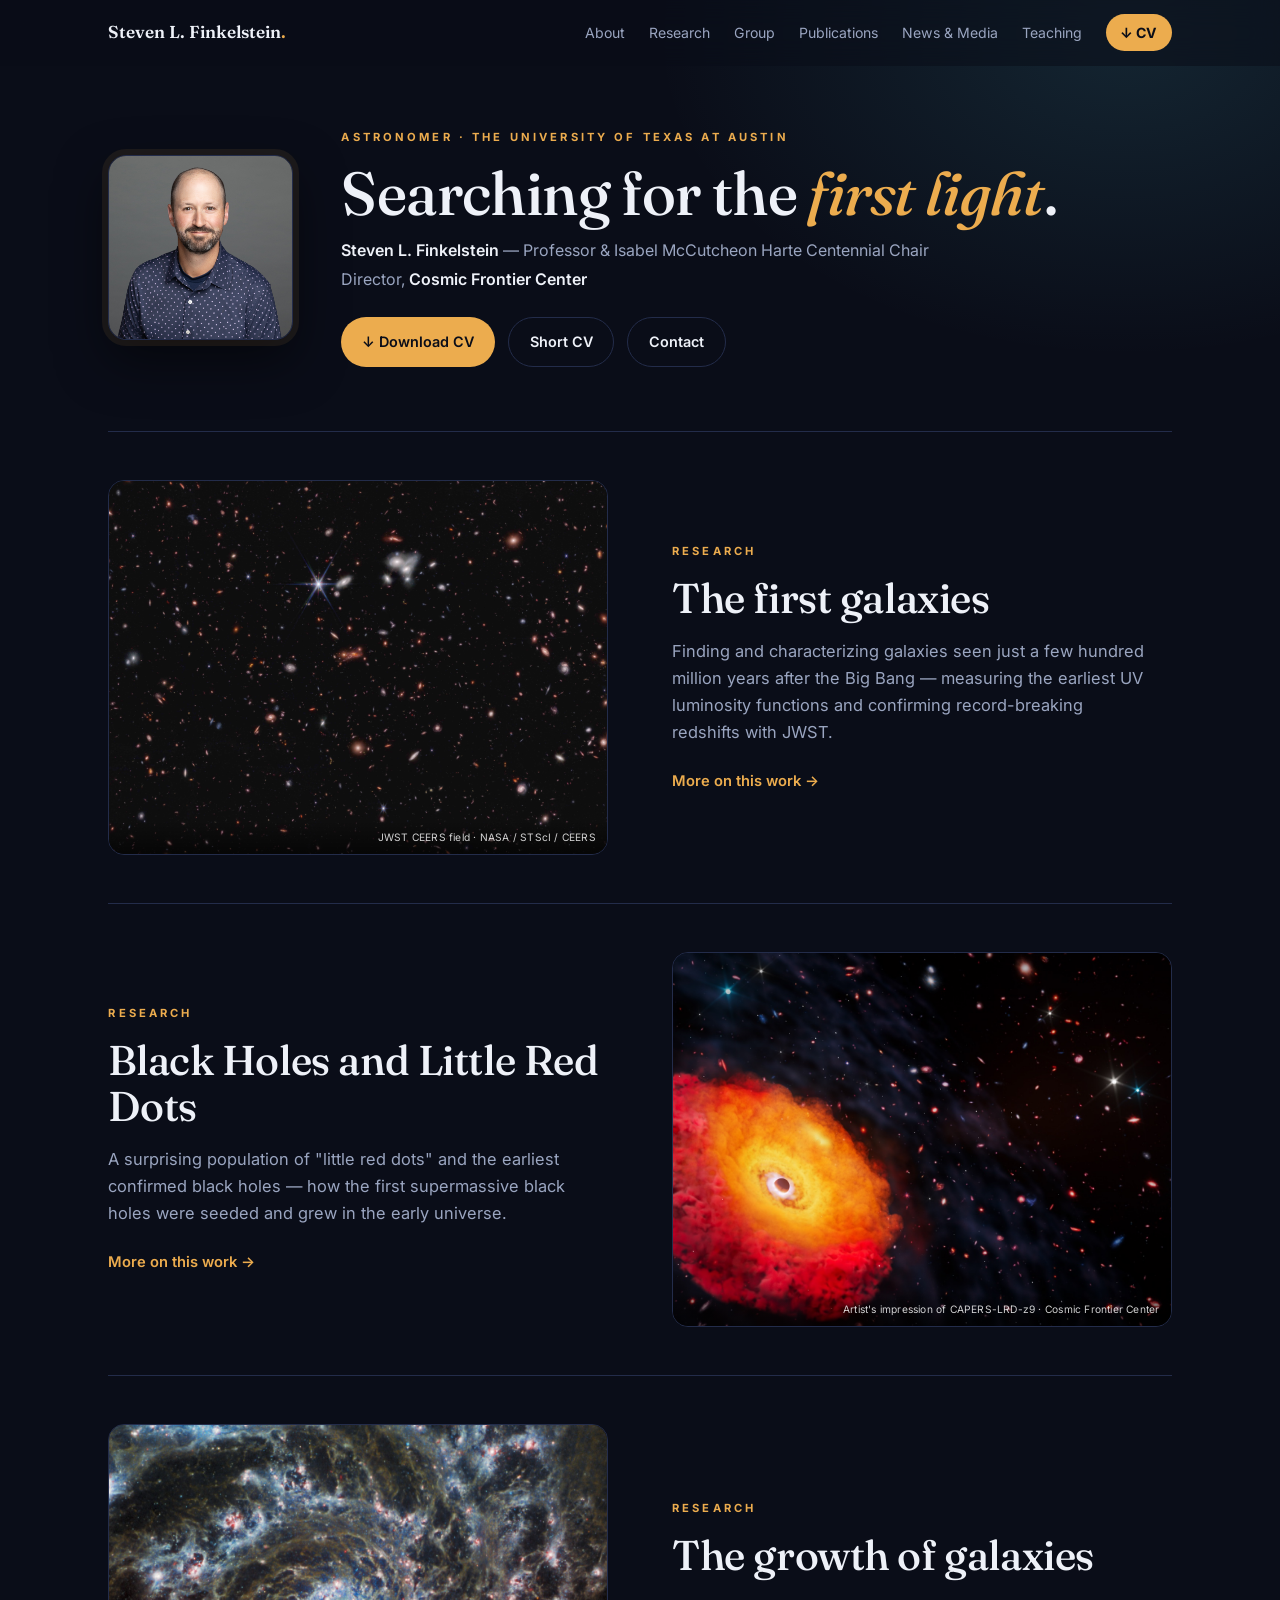
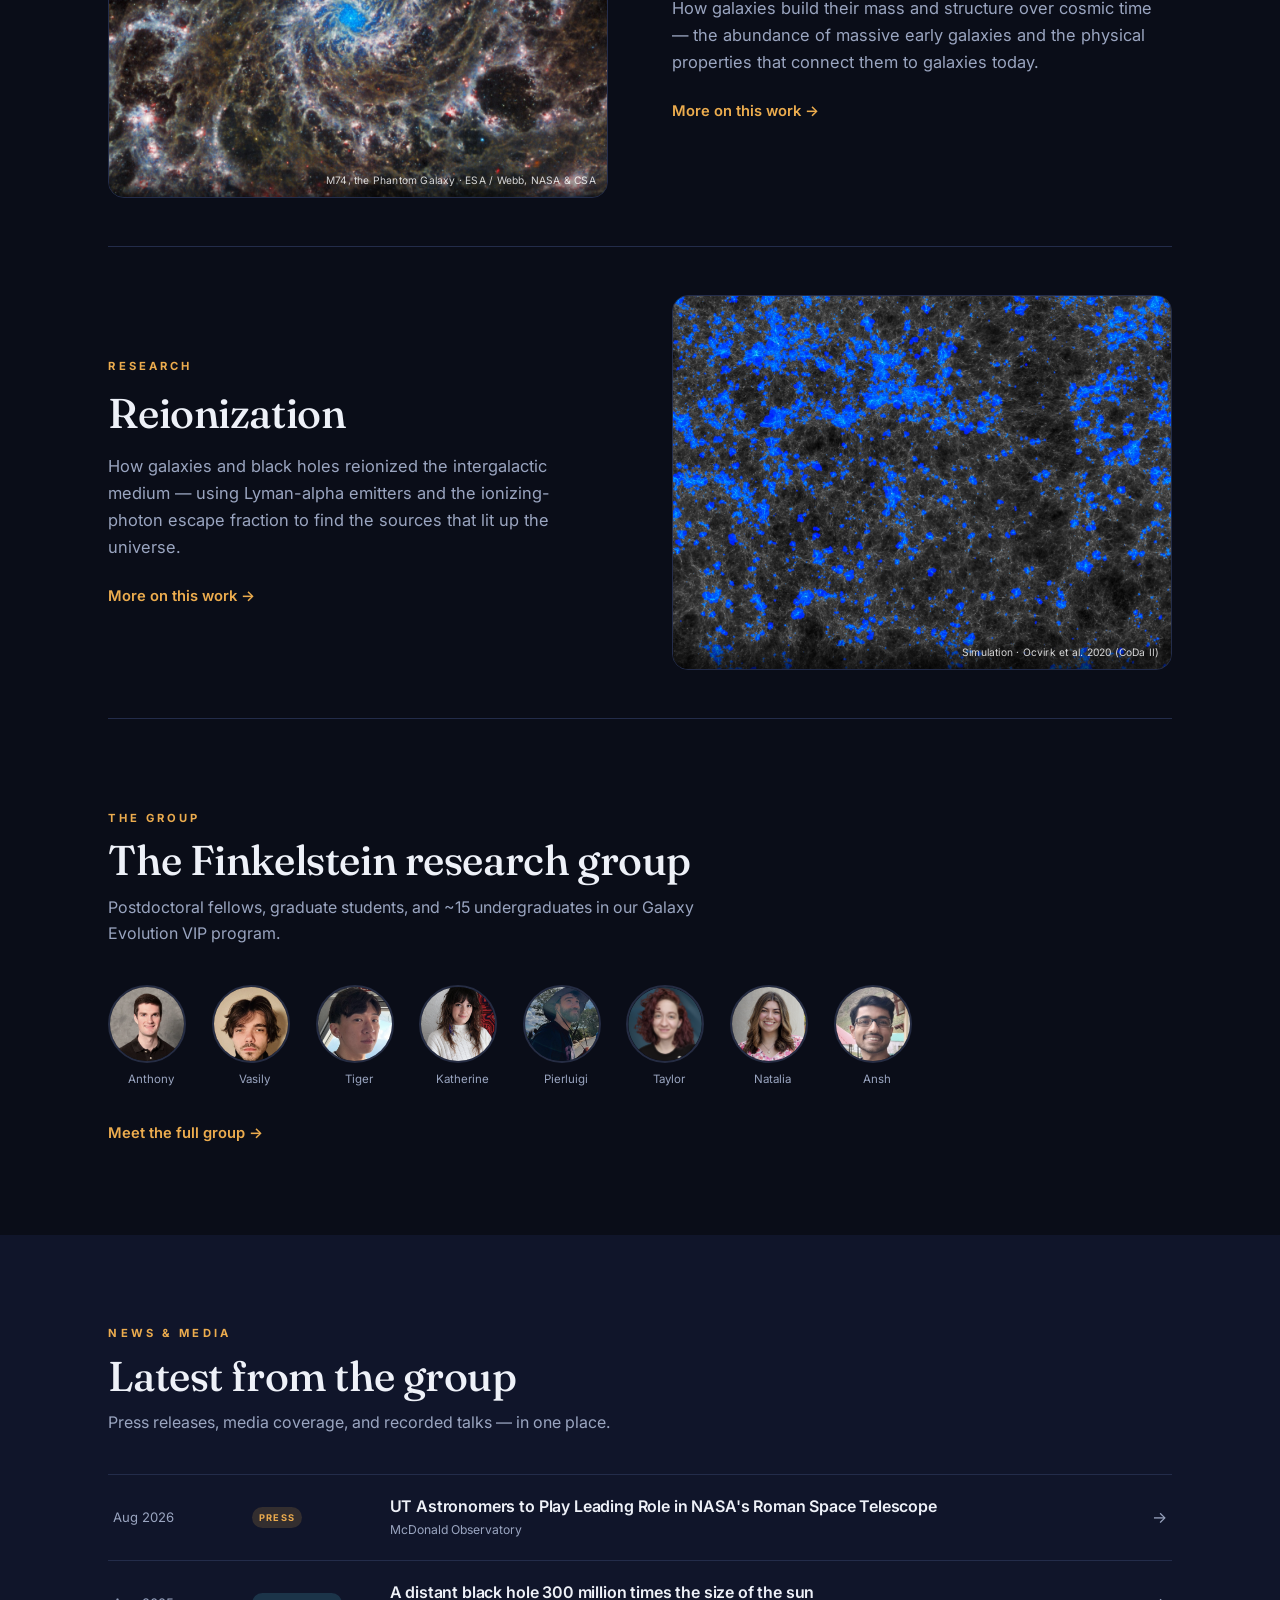
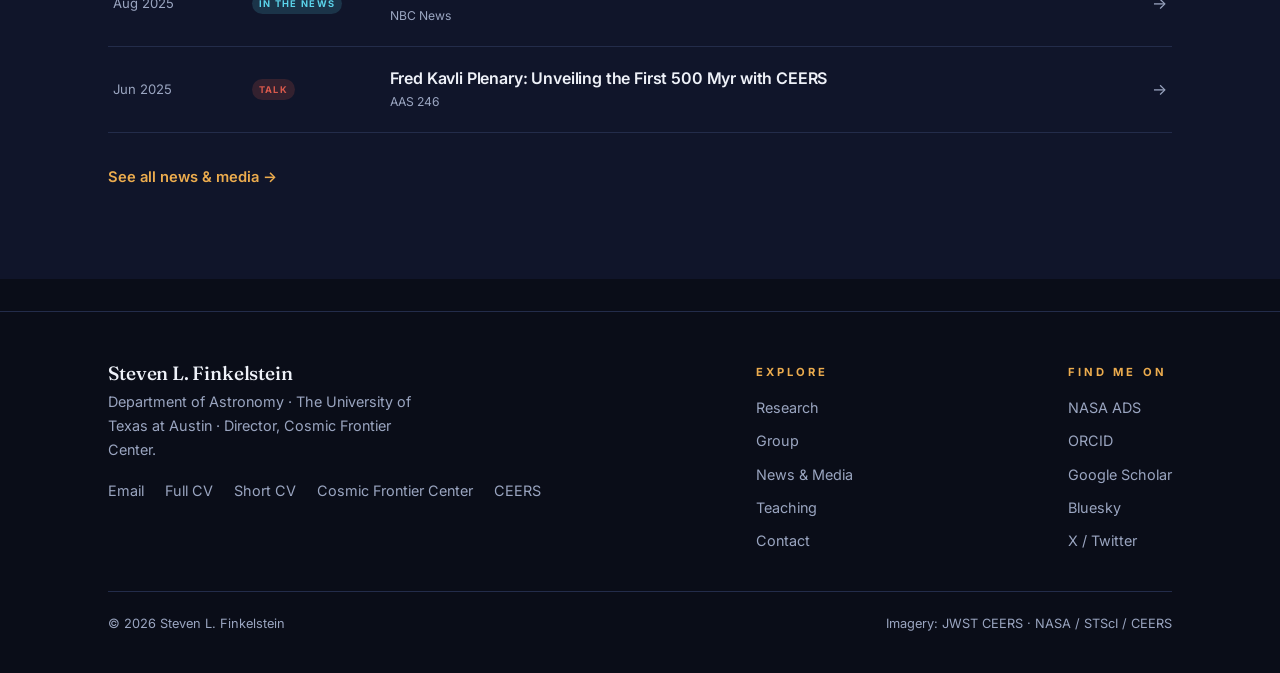
<file: index.html>
<!DOCTYPE html>
<html lang="en">
<head>
<meta charset="utf-8" />
<meta name="viewport" content="width=device-width, initial-scale=1" />
<title>Steven L. Finkelstein &mdash; Astronomer, UT Austin</title>
<meta name="description" content="Prof. Steven L. Finkelstein — astronomer at UT Austin studying the first galaxies with JWST. Director of the Cosmic Frontier Center." />
<link rel="preconnect" href="https://fonts.googleapis.com"><link rel="preconnect" href="https://fonts.gstatic.com" crossorigin>
<link href="https://fonts.googleapis.com/css2?family=Fraunces:ital,opsz,wght@0,9..144,400;0,9..144,500;0,9..144,600;1,9..144,400&family=Inter:wght@400;500;600;700&display=swap" rel="stylesheet">
<link rel="stylesheet" href="css/site.css">
<link rel="icon" href="favicon.svg" type="image/svg+xml" />
<link rel="icon" href="favicon.ico" sizes="any" />
<link rel="apple-touch-icon" href="apple-touch-icon.png" />
<meta property="og:type" content="website" />
<meta property="og:site_name" content="Steven L. Finkelstein" />
<meta property="og:title" content="Steven L. Finkelstein &mdash; Astronomer, UT Austin" />
<meta property="og:description" content="Prof. Steven L. Finkelstein — astronomer at UT Austin studying the first galaxies with JWST. Director of the Cosmic Frontier Center." />
<meta property="og:url" content="https://astrosteven.github.io/" />
<meta property="og:image" content="https://astrosteven.github.io/images/og.jpg" />
<meta property="og:image:width" content="1200" />
<meta property="og:image:height" content="630" />
<meta name="twitter:card" content="summary_large_image" />
</head>
<body>
<header class="nav" id="nav"><div class="nav-inner">
	<a class="brand" href="index.html">Steven L. Finkelstein<span class="dot">.</span></a>
	<button class="menu-btn" aria-label="Menu" onclick="document.getElementById('menu').classList.toggle('open')">&#9776;</button>
	<nav class="menu"><ul id="menu">
		<li><a href="about.html">About</a></li>
		<li><a href="research.html">Research</a></li>
		<li><a href="group.html">Group</a></li>
		<li><a href="publications.html">Publications</a></li>
		<li><a href="news.html">News &amp; Media</a></li>
		<li><a href="teaching.html">Teaching</a></li>
		<li><a class="cv" href="files/Finkelstein_CV.pdf">&darr; CV</a></li>
	</ul></nav>
</div></header>

<!-- MASTHEAD -->
<section class="mast"><div class="wrap">
	<div class="mast-grid">
		<img class="portrait" src="images/sf_headshot.jpg" alt="Steven L. Finkelstein" />
		<div>
			<div class="eyebrow">Astronomer &middot; The University of Texas at Austin</div>
			<h1>Searching for the <em>first light</em>.</h1>
			<div class="titles">
				<b>Steven L. Finkelstein</b> &mdash; Professor &amp; Isabel McCutcheon Harte Centennial Chair<br>
				Director, <b>Cosmic Frontier Center</b>
			</div>
			<div class="btns">
				<a class="btn btn-p" href="files/Finkelstein_CV.pdf">&darr; Download CV</a>
				<a class="btn btn-g" href="files/Finkelstein_ShortCV.pdf">Short CV</a>
				<a class="btn btn-g" href="mailto:stevenf@astro.as.utexas.edu">Contact</a>
			</div>
		</div>
	</div>
</div></section>

<!-- RESEARCH CHAPTERS (4 themes, link into research page anchors) -->
<section id="research"><div class="wrap"><div class="chapters">
	<div class="chapter">
		<div class="ch-visual"><img src="images/ceers.jpg" alt="JWST CEERS deep field" /><div class="ch-credit">JWST CEERS field &middot; NASA / STScI / CEERS</div></div>
		<div class="ch-text">
			<div class="eyebrow">Research</div>
			<h2>The first galaxies</h2>
			<p>Finding and characterizing galaxies seen just a few hundred million years after the Big Bang &mdash; measuring the earliest UV luminosity functions and confirming record-breaking redshifts with JWST.</p>
			<a class="more" href="research.html#first-galaxies">More on this work &rarr;</a>
		</div>
	</div>
	<div class="chapter">
		<div class="ch-visual"><img src="images/capers-lrd-z9.jpg" alt="Artist's impression of CAPERS-LRD-z9" /><div class="ch-credit">Artist's impression of CAPERS-LRD-z9 &middot; Cosmic Frontier Center</div></div>
		<div class="ch-text">
			<div class="eyebrow">Research</div>
			<h2>Black Holes and Little Red Dots</h2>
			<p>A surprising population of "little red dots" and the earliest confirmed black holes &mdash; how the first supermassive black holes were seeded and grew in the early universe.</p>
			<a class="more" href="research.html#first-black-holes">More on this work &rarr;</a>
		</div>
	</div>
	<div class="chapter">
		<div class="ch-visual"><img src="images/m74.jpg" alt="Spiral galaxy M74" /><div class="ch-credit">M74, the Phantom Galaxy &middot; ESA / Webb, NASA &amp; CSA</div></div>
		<div class="ch-text">
			<div class="eyebrow">Research</div>
			<h2>The growth of galaxies</h2>
			<p>How galaxies build their mass and structure over cosmic time &mdash; the abundance of massive early galaxies and the physical properties that connect them to galaxies today.</p>
			<a class="more" href="research.html#galaxy-growth">More on this work &rarr;</a>
		</div>
	</div>
	<div class="chapter">
		<div class="ch-visual"><img src="images/reionization-ocvirk2020.jpg" alt="Reionization simulation" /><div class="ch-credit">Simulation &middot; Ocvirk et al. 2020 (CoDa II)</div></div>
		<div class="ch-text">
			<div class="eyebrow">Research</div>
			<h2>Reionization</h2>
			<p>How galaxies and black holes reionized the intergalactic medium &mdash; using Lyman-alpha emitters and the ionizing-photon escape fraction to find the sources that lit up the universe.</p>
			<a class="more" href="research.html#reionization">More on this work &rarr;</a>
		</div>
	</div>
</div></div></section>

<!-- GROUP PREVIEW (moved above News) -->
<section class="block"><div class="wrap">
	<div class="head">
		<div class="eyebrow">The Group</div>
		<h2>The Finkelstein research group</h2>
		<p>Postdoctoral fellows, graduate students, and ~15 undergraduates in our Galaxy Evolution VIP program.</p>
	</div>
	<div class="people">
		<div class="person"><a href="https://sites.google.com/view/anthony-taylor-astro" target="_blank" rel="noopener"><img src="images/anthony.png" alt=""><span>Anthony</span></a></div>
		<div class="person"><a href="https://vasilykokorev.com/" target="_blank" rel="noopener"><img src="images/vasily.jpeg" alt=""><span>Vasily</span></a></div>
		<div class="person"><img src="images/tiger.jpg" alt=""><span>Tiger</span></div>
		<div class="person"><a href="https://astronomy.utexas.edu/directory/katherine-chworowsky" target="_blank" rel="noopener"><img src="images/katie.jpeg" alt=""><span>Katherine</span></a></div>
		<div class="person"><img src="images/pier.jpg" alt=""><span>Pierluigi</span></div>
		<div class="person"><img src="images/taylor.png" alt=""><span>Taylor</span></div>
		<div class="person"><a href="https://nataliacvillanueva.github.io/" target="_blank" rel="noopener"><img src="images/natalia.jpeg" alt=""><span>Natalia</span></a></div>
		<div class="person"><a href="https://anshrg.com/" target="_blank" rel="noopener"><img src="images/ansh.jpg" alt=""><span>Ansh</span></a></div>
	</div>
	<a class="seeall" href="group.html">Meet the full group &rarr;</a>
</div></section>

<!-- NEWS PREVIEW -->
<section class="block news-wrap"><div class="wrap">
	<div class="head">
		<div class="eyebrow">News &amp; Media</div>
		<h2>Latest from the group</h2>
		<p>Press releases, media coverage, and recorded talks &mdash; in one place.</p>
	</div>
	<div class="nlist">
		<a class="nrow" href="https://mcdonaldobservatory.org/2026/08/ut-austin-astronomers-to-play-leading-role-in-nasas-newly-launched-roman-space-telescope/" target="_blank" rel="noopener">
			<span class="date">Aug 2026</span><span class="tag press">Press</span>
			<div><h4>UT Astronomers to Play Leading Role in NASA's Roman Space Telescope</h4><span class="outlet">McDonald Observatory</span></div><span class="arrow">&rarr;</span>
		</a>
		<a class="nrow" href="https://www.nbcnews.com/science/space/black-hole-scientists-dawn-universe-first-days-space-capers-lrd-z9-rcna223694" target="_blank" rel="noopener">
			<span class="date">Aug 2025</span><span class="tag news">In the News</span>
			<div><h4>A distant black hole 300 million times the size of the sun</h4><span class="outlet">NBC News</span></div><span class="arrow">&rarr;</span>
		</a>
		<a class="nrow" href="https://aas.org/meeting-videos" target="_blank" rel="noopener">
			<span class="date">Jun 2025</span><span class="tag talk">Talk</span>
			<div><h4>Fred Kavli Plenary: Unveiling the First 500 Myr with CEERS</h4><span class="outlet">AAS 246</span></div><span class="arrow">&rarr;</span>
		</a>
	</div>
	<a class="seeall" href="news.html">See all news &amp; media &rarr;</a>
</div></section>

<footer class="site"><div class="wrap">
	<div class="fgrid">
		<div>
			<h3>Steven L. Finkelstein</h3>
			<p class="muted">Department of Astronomy &middot; The University of Texas at Austin &middot; Director, Cosmic Frontier Center.</p>
			<div class="flinks">
				<a href="mailto:stevenf@astro.as.utexas.edu">Email</a>
				<a href="files/Finkelstein_CV.pdf">Full CV</a>
				<a href="files/Finkelstein_ShortCV.pdf">Short CV</a>
				<a href="https://astronomy.utexas.edu/research/cosmic-frontier-center" target="_blank" rel="noopener">Cosmic Frontier Center</a>
				<a href="https://ceers.github.io" target="_blank" rel="noopener">CEERS</a>
			</div>
		</div>
		<div>
			<div class="eyebrow">Explore</div>
			<div class="flinks col">
				<a href="research.html">Research</a>
				<a href="group.html">Group</a>
				<a href="news.html">News &amp; Media</a>
				<a href="teaching.html">Teaching</a>
				<a href="contact.html">Contact</a>
			</div>
		</div>
		<div>
			<div class="eyebrow">Find me on</div>
			<div class="flinks col">
				<a href="https://ui.adsabs.harvard.edu/search/q=orcid%3A0000-0001-8519-1130&amp;sort=citation_count+desc" target="_blank" rel="noopener">NASA ADS</a>
				<a href="https://orcid.org/0000-0001-8519-1130" target="_blank" rel="noopener">ORCID</a>
				<a href="https://scholar.google.com/citations?user=1RsI1eMAAAAJ" target="_blank" rel="noopener">Google Scholar</a>
				<a href="https://bsky.app/profile/astrosteven.bsky.social" target="_blank" rel="noopener">Bluesky</a>
				<a href="https://x.com/astrosteven" target="_blank" rel="noopener">X / Twitter</a>
			</div>
		</div>
	</div>
	<div class="copy"><span>&copy; 2026 Steven L. Finkelstein</span><span>Imagery: JWST CEERS &middot; NASA / STScI / CEERS</span></div>
</div></footer>

<script>
const nav=document.getElementById('nav');const f=()=>nav.classList.toggle('scrolled',scrollY>40);f();addEventListener('scroll',f,{passive:true});
document.querySelectorAll('#menu a').forEach(a=>a.addEventListener('click',()=>document.getElementById('menu').classList.remove('open')));
</script>
</body>
</html>
</file>
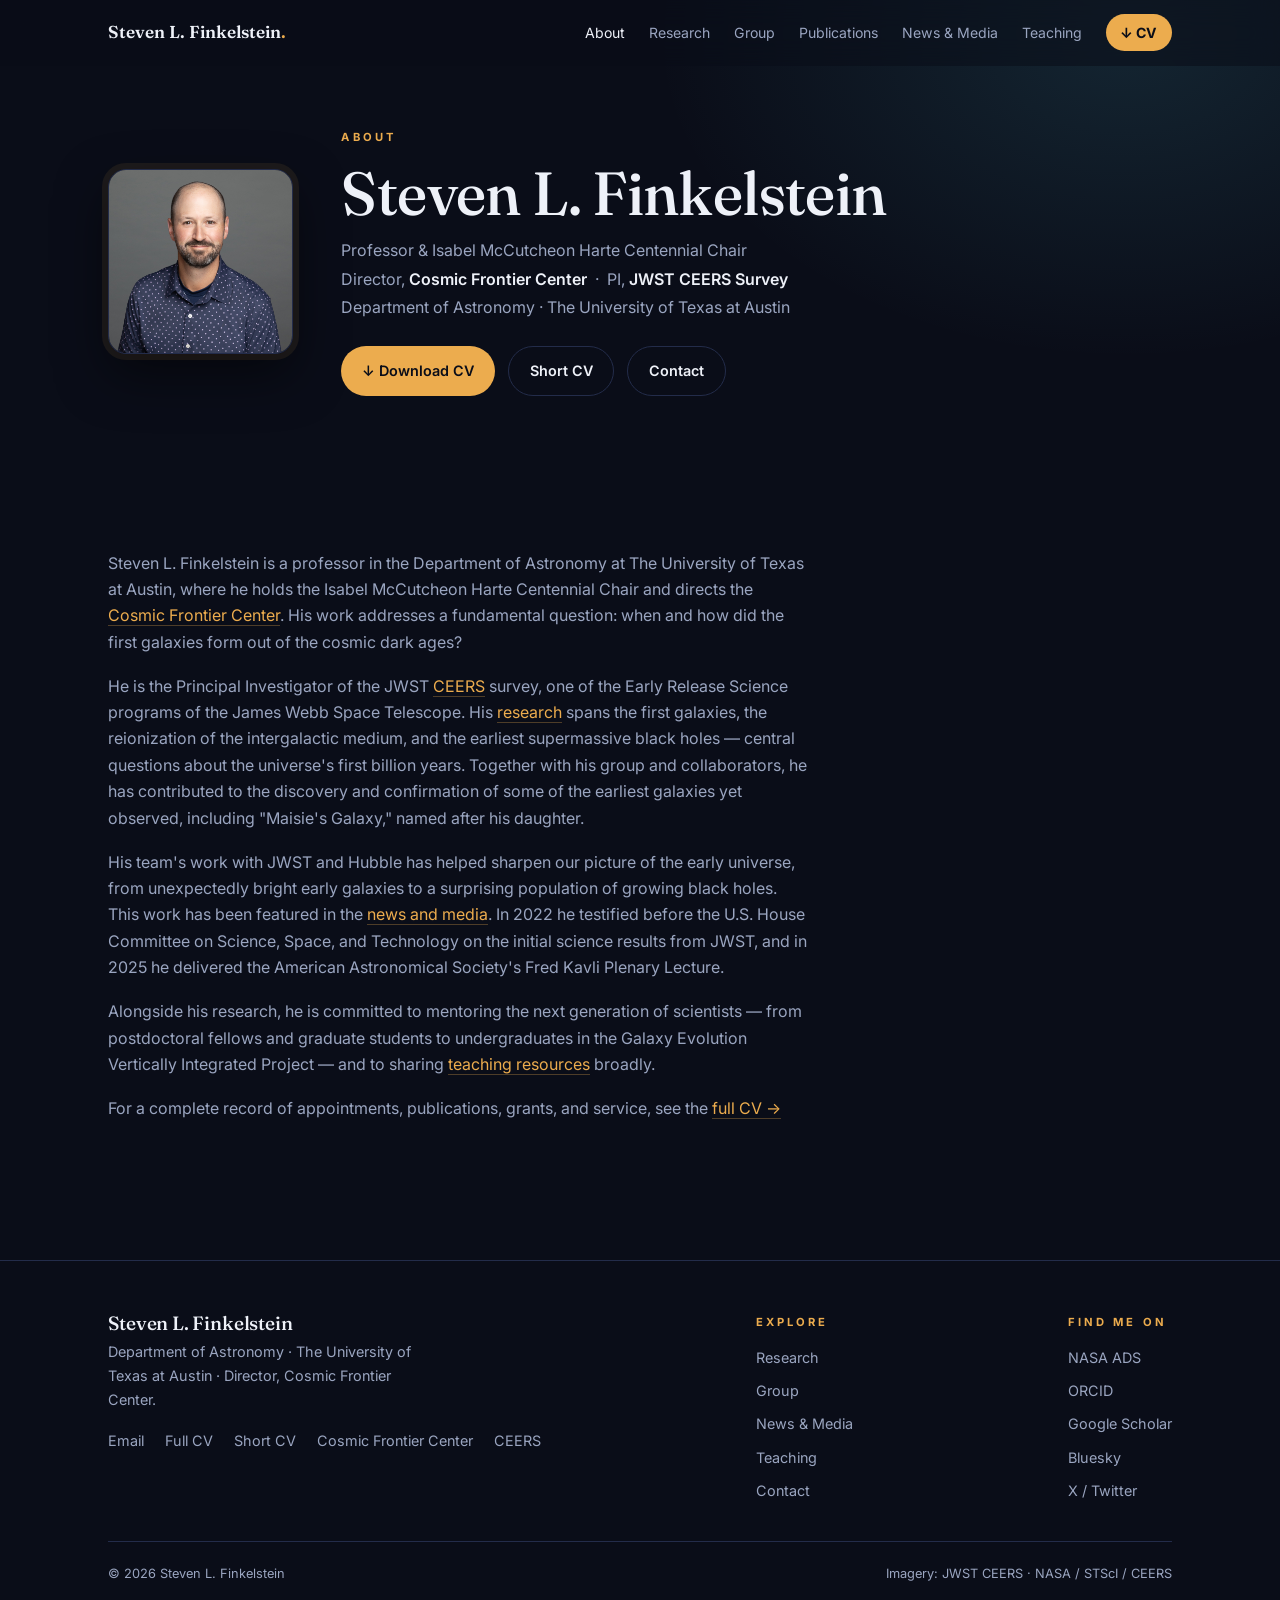
<file: about.html>
<!DOCTYPE html>
<html lang="en">
<head>
<meta charset="utf-8" />
<meta name="viewport" content="width=device-width, initial-scale=1" />
<title>About &mdash; Steven L. Finkelstein</title>
<meta name="description" content="About Prof. Steven L. Finkelstein — astronomer at UT Austin, Director of the Cosmic Frontier Center, and PI of the JWST CEERS survey." />
<link rel="preconnect" href="https://fonts.googleapis.com"><link rel="preconnect" href="https://fonts.gstatic.com" crossorigin>
<link href="https://fonts.googleapis.com/css2?family=Fraunces:ital,opsz,wght@0,9..144,400;0,9..144,500;0,9..144,600;1,9..144,400&family=Inter:wght@400;500;600;700&display=swap" rel="stylesheet">
<link rel="stylesheet" href="css/site.css">
<link rel="icon" href="favicon.svg" type="image/svg+xml" />
<link rel="icon" href="favicon.ico" sizes="any" />
<link rel="apple-touch-icon" href="apple-touch-icon.png" />
<meta property="og:type" content="website" />
<meta property="og:site_name" content="Steven L. Finkelstein" />
<meta property="og:title" content="About &mdash; Steven L. Finkelstein" />
<meta property="og:description" content="About Prof. Steven L. Finkelstein — astronomer at UT Austin, Director of the Cosmic Frontier Center, and PI of the JWST CEERS survey." />
<meta property="og:url" content="https://astrosteven.github.io/about.html" />
<meta property="og:image" content="https://astrosteven.github.io/images/og.jpg" />
<meta property="og:image:width" content="1200" />
<meta property="og:image:height" content="630" />
<meta name="twitter:card" content="summary_large_image" />
</head>
<body>
<header class="nav" id="nav"><div class="nav-inner">
	<a class="brand" href="index.html">Steven L. Finkelstein<span class="dot">.</span></a>
	<button class="menu-btn" aria-label="Menu" onclick="document.getElementById('menu').classList.toggle('open')">&#9776;</button>
	<nav class="menu"><ul id="menu">
		<li><a href="about.html" class="active">About</a></li>
		<li><a href="research.html">Research</a></li>
		<li><a href="group.html">Group</a></li>
		<li><a href="publications.html">Publications</a></li>
		<li><a href="news.html">News &amp; Media</a></li>
		<li><a href="teaching.html">Teaching</a></li>
		<li><a class="cv" href="files/Finkelstein_CV.pdf">&darr; CV</a></li>
	</ul></nav>
</div></header>

<!-- MASTHEAD -->
<section class="mast"><div class="wrap">
	<div class="mast-grid">
		<img class="portrait" src="images/sf_headshot.jpg" alt="Steven L. Finkelstein" />
		<div>
			<div class="eyebrow">About</div>
			<h1>Steven L. Finkelstein</h1>
			<div class="titles">
				Professor &amp; Isabel McCutcheon Harte Centennial Chair<br>
				Director, <b>Cosmic Frontier Center</b> &nbsp;&middot;&nbsp; PI, <b>JWST CEERS Survey</b><br>
				Department of Astronomy &middot; The University of Texas at Austin
			</div>
			<div class="btns">
				<a class="btn btn-p" href="files/Finkelstein_CV.pdf">&darr; Download CV</a>
				<a class="btn btn-g" href="files/Finkelstein_ShortCV.pdf">Short CV</a>
				<a class="btn btn-g" href="mailto:stevenf@astro.as.utexas.edu">Contact</a>
			</div>
		</div>
	</div>
</div></section>

<!-- BIO -->
<section class="block"><div class="wrap">
	<div class="prose">
		<p>Steven L. Finkelstein is a professor in the Department of Astronomy at The University of Texas at Austin, where he holds the Isabel McCutcheon Harte Centennial Chair and directs the <a href="https://astronomy.utexas.edu/research/cosmic-frontier-center" target="_blank" rel="noopener">Cosmic Frontier Center</a>. His work addresses a fundamental question: when and how did the first galaxies form out of the cosmic dark ages?</p>

		<p>He is the Principal Investigator of the JWST <a href="research.html">CEERS</a> survey, one of the Early Release Science programs of the James Webb Space Telescope. His <a href="research.html">research</a> spans the first galaxies, the reionization of the intergalactic medium, and the earliest supermassive black holes &mdash; central questions about the universe's first billion years. Together with his group and collaborators, he has contributed to the discovery and confirmation of some of the earliest galaxies yet observed, including "Maisie's Galaxy," named after his daughter.</p>

		<p>His team's work with JWST and Hubble has helped sharpen our picture of the early universe, from unexpectedly bright early galaxies to a surprising population of growing black holes. This work has been featured in the <a href="news.html">news and media</a>. In 2022 he testified before the U.S. House Committee on Science, Space, and Technology on the initial science results from JWST, and in 2025 he delivered the American Astronomical Society's Fred Kavli Plenary Lecture.</p>

		<p>Alongside his research, he is committed to mentoring the next generation of scientists &mdash; from postdoctoral fellows and graduate students to undergraduates in the Galaxy Evolution Vertically Integrated Project &mdash; and to sharing <a href="teaching.html">teaching resources</a> broadly.</p>

		<p>For a complete record of appointments, publications, grants, and service, see the <a href="files/Finkelstein_CV.pdf">full CV &rarr;</a></p>
	</div>
</div></section>

<footer class="site"><div class="wrap">
	<div class="fgrid">
		<div>
			<h3>Steven L. Finkelstein</h3>
			<p class="muted">Department of Astronomy &middot; The University of Texas at Austin &middot; Director, Cosmic Frontier Center.</p>
			<div class="flinks">
				<a href="mailto:stevenf@astro.as.utexas.edu">Email</a>
				<a href="files/Finkelstein_CV.pdf">Full CV</a>
				<a href="files/Finkelstein_ShortCV.pdf">Short CV</a>
				<a href="https://astronomy.utexas.edu/research/cosmic-frontier-center" target="_blank" rel="noopener">Cosmic Frontier Center</a>
				<a href="https://ceers.github.io" target="_blank" rel="noopener">CEERS</a>
			</div>
		</div>
		<div>
			<div class="eyebrow">Explore</div>
			<div class="flinks col">
				<a href="research.html">Research</a>
				<a href="group.html">Group</a>
				<a href="news.html">News &amp; Media</a>
				<a href="teaching.html">Teaching</a>
				<a href="contact.html">Contact</a>
			</div>
		</div>
		<div>
			<div class="eyebrow">Find me on</div>
			<div class="flinks col">
				<a href="https://ui.adsabs.harvard.edu/search/q=orcid%3A0000-0001-8519-1130&amp;sort=citation_count+desc" target="_blank" rel="noopener">NASA ADS</a>
				<a href="https://orcid.org/0000-0001-8519-1130" target="_blank" rel="noopener">ORCID</a>
				<a href="https://scholar.google.com/citations?user=1RsI1eMAAAAJ" target="_blank" rel="noopener">Google Scholar</a>
				<a href="https://bsky.app/profile/astrosteven.bsky.social" target="_blank" rel="noopener">Bluesky</a>
				<a href="https://x.com/astrosteven" target="_blank" rel="noopener">X / Twitter</a>
			</div>
		</div>
	</div>
	<div class="copy"><span>&copy; 2026 Steven L. Finkelstein</span><span>Imagery: JWST CEERS &middot; NASA / STScI / CEERS</span></div>
</div></footer>
<script>
const nav=document.getElementById('nav');const f=()=>nav.classList.toggle('scrolled',scrollY>40);f();addEventListener('scroll',f,{passive:true});
document.querySelectorAll('#menu a').forEach(a=>a.addEventListener('click',()=>document.getElementById('menu').classList.remove('open')));
</script>
</body>
</html>
</file>
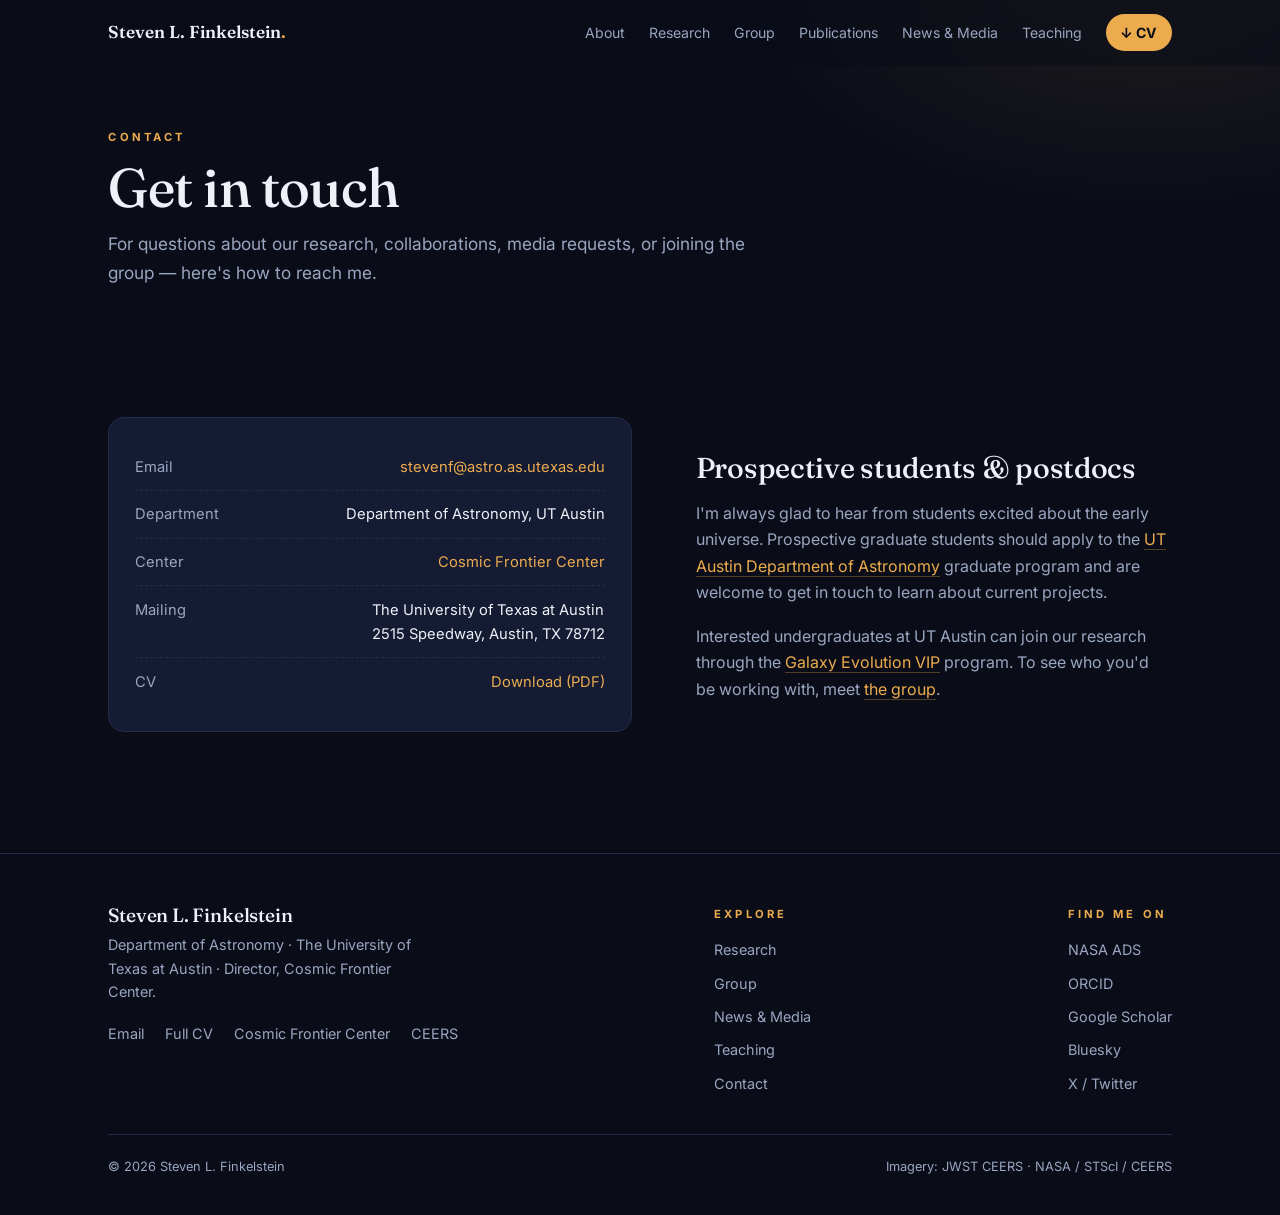
<file: contact.html>
<!DOCTYPE html>
<html lang="en">
<head>
<meta charset="utf-8" />
<meta name="viewport" content="width=device-width, initial-scale=1" />
<title>Contact &mdash; Steven L. Finkelstein</title>
<meta name="description" content="Contact Prof. Steven L. Finkelstein, Department of Astronomy, The University of Texas at Austin." />
<link rel="preconnect" href="https://fonts.googleapis.com"><link rel="preconnect" href="https://fonts.gstatic.com" crossorigin>
<link href="https://fonts.googleapis.com/css2?family=Fraunces:ital,opsz,wght@0,9..144,400;0,9..144,500;0,9..144,600;1,9..144,400&family=Inter:wght@400;500;600;700&display=swap" rel="stylesheet">
<link rel="stylesheet" href="css/site.css">
<link rel="icon" href="favicon.svg" type="image/svg+xml" />
<link rel="icon" href="favicon.ico" sizes="any" />
<link rel="apple-touch-icon" href="apple-touch-icon.png" />
<meta property="og:type" content="website" />
<meta property="og:site_name" content="Steven L. Finkelstein" />
<meta property="og:title" content="Contact &mdash; Steven L. Finkelstein" />
<meta property="og:description" content="Contact Prof. Steven L. Finkelstein, Department of Astronomy, The University of Texas at Austin." />
<meta property="og:url" content="https://astrosteven.github.io/contact.html" />
<meta property="og:image" content="https://astrosteven.github.io/images/og.jpg" />
<meta property="og:image:width" content="1200" />
<meta property="og:image:height" content="630" />
<meta name="twitter:card" content="summary_large_image" />
</head>
<body>
<header class="nav" id="nav"><div class="nav-inner">
	<a class="brand" href="index.html">Steven L. Finkelstein<span class="dot">.</span></a>
	<button class="menu-btn" aria-label="Menu" onclick="document.getElementById('menu').classList.toggle('open')">&#9776;</button>
	<nav class="menu"><ul id="menu">
		<li><a href="about.html">About</a></li>
		<li><a href="research.html">Research</a></li>
		<li><a href="group.html">Group</a></li>
		<li><a href="publications.html">Publications</a></li>
		<li><a href="news.html">News &amp; Media</a></li>
		<li><a href="teaching.html">Teaching</a></li>
		<li><a class="cv" href="files/Finkelstein_CV.pdf">&darr; CV</a></li>
	</ul></nav>
</div></header>

<section class="page-hero"><div class="wrap">
	<div class="eyebrow">Contact</div>
	<h1>Get in touch</h1>
	<p class="lead">For questions about our research, collaborations, media requests, or joining the group &mdash; here's how to reach me.</p>
</div></section>

<section class="block"><div class="wrap">
	<div class="contact-grid">
		<div class="contact-card">
			<div class="row"><span>Email</span><span><a href="mailto:stevenf@astro.as.utexas.edu" style="color:var(--amber)">stevenf@astro.as.utexas.edu</a></span></div>
			<div class="row"><span>Department</span><span>Department of Astronomy, UT Austin</span></div>
			<div class="row"><span>Center</span><span><a href="https://astronomy.utexas.edu/research/cosmic-frontier-center" target="_blank" rel="noopener" style="color:var(--amber)">Cosmic Frontier Center</a></span></div>
			<div class="row"><span>Mailing</span><span>The University of Texas at Austin<br>2515 Speedway, Austin, TX 78712</span></div>
			<div class="row"><span>CV</span><span><a href="files/Finkelstein_CV.pdf" style="color:var(--amber)">Download (PDF)</a></span></div>
		</div>
		<div class="prose">
			<h2>Prospective students &amp; postdocs</h2>
			<p>I'm always glad to hear from students excited about the early universe. Prospective graduate students should apply to the <a href="https://astronomy.utexas.edu/graduate" target="_blank" rel="noopener">UT Austin Department of Astronomy</a> graduate program and are welcome to get in touch to learn about current projects.</p>
			<p>Interested undergraduates at UT Austin can join our research through the <a href="https://astrosteven.github.io/gevip/" target="_blank" rel="noopener">Galaxy Evolution VIP</a> program. To see who you'd be working with, meet <a href="group.html">the group</a>.</p>
		</div>
	</div>
</div></section>

<footer class="site"><div class="wrap">
	<div class="fgrid">
		<div>
			<h3>Steven L. Finkelstein</h3>
			<p class="muted">Department of Astronomy &middot; The University of Texas at Austin &middot; Director, Cosmic Frontier Center.</p>
			<div class="flinks">
				<a href="mailto:stevenf@astro.as.utexas.edu">Email</a>
				<a href="files/Finkelstein_CV.pdf">Full CV</a>
				<a href="https://astronomy.utexas.edu/research/cosmic-frontier-center" target="_blank" rel="noopener">Cosmic Frontier Center</a>
				<a href="https://ceers.github.io" target="_blank" rel="noopener">CEERS</a>
			</div>
		</div>
		<div>
			<div class="eyebrow">Explore</div>
			<div class="flinks col">
				<a href="research.html">Research</a>
				<a href="group.html">Group</a>
				<a href="news.html">News &amp; Media</a>
				<a href="teaching.html">Teaching</a>
				<a href="contact.html">Contact</a>
			</div>
		</div>
		<div>
			<div class="eyebrow">Find me on</div>
			<div class="flinks col">
				<a href="https://ui.adsabs.harvard.edu/search/q=orcid%3A0000-0001-8519-1130&amp;sort=citation_count+desc" target="_blank" rel="noopener">NASA ADS</a>
				<a href="https://orcid.org/0000-0001-8519-1130" target="_blank" rel="noopener">ORCID</a>
				<a href="https://scholar.google.com/citations?user=1RsI1eMAAAAJ" target="_blank" rel="noopener">Google Scholar</a>
				<a href="https://bsky.app/profile/astrosteven.bsky.social" target="_blank" rel="noopener">Bluesky</a>
				<a href="https://x.com/astrosteven" target="_blank" rel="noopener">X / Twitter</a>
			</div>
		</div>
	</div>
	<div class="copy"><span>&copy; 2026 Steven L. Finkelstein</span><span>Imagery: JWST CEERS &middot; NASA / STScI / CEERS</span></div>
</div></footer>
<script>
const nav=document.getElementById('nav');const f=()=>nav.classList.toggle('scrolled',scrollY>40);f();addEventListener('scroll',f,{passive:true});
document.querySelectorAll('#menu a').forEach(a=>a.addEventListener('click',()=>document.getElementById('menu').classList.remove('open')));
</script>
</body>
</html>
</file>
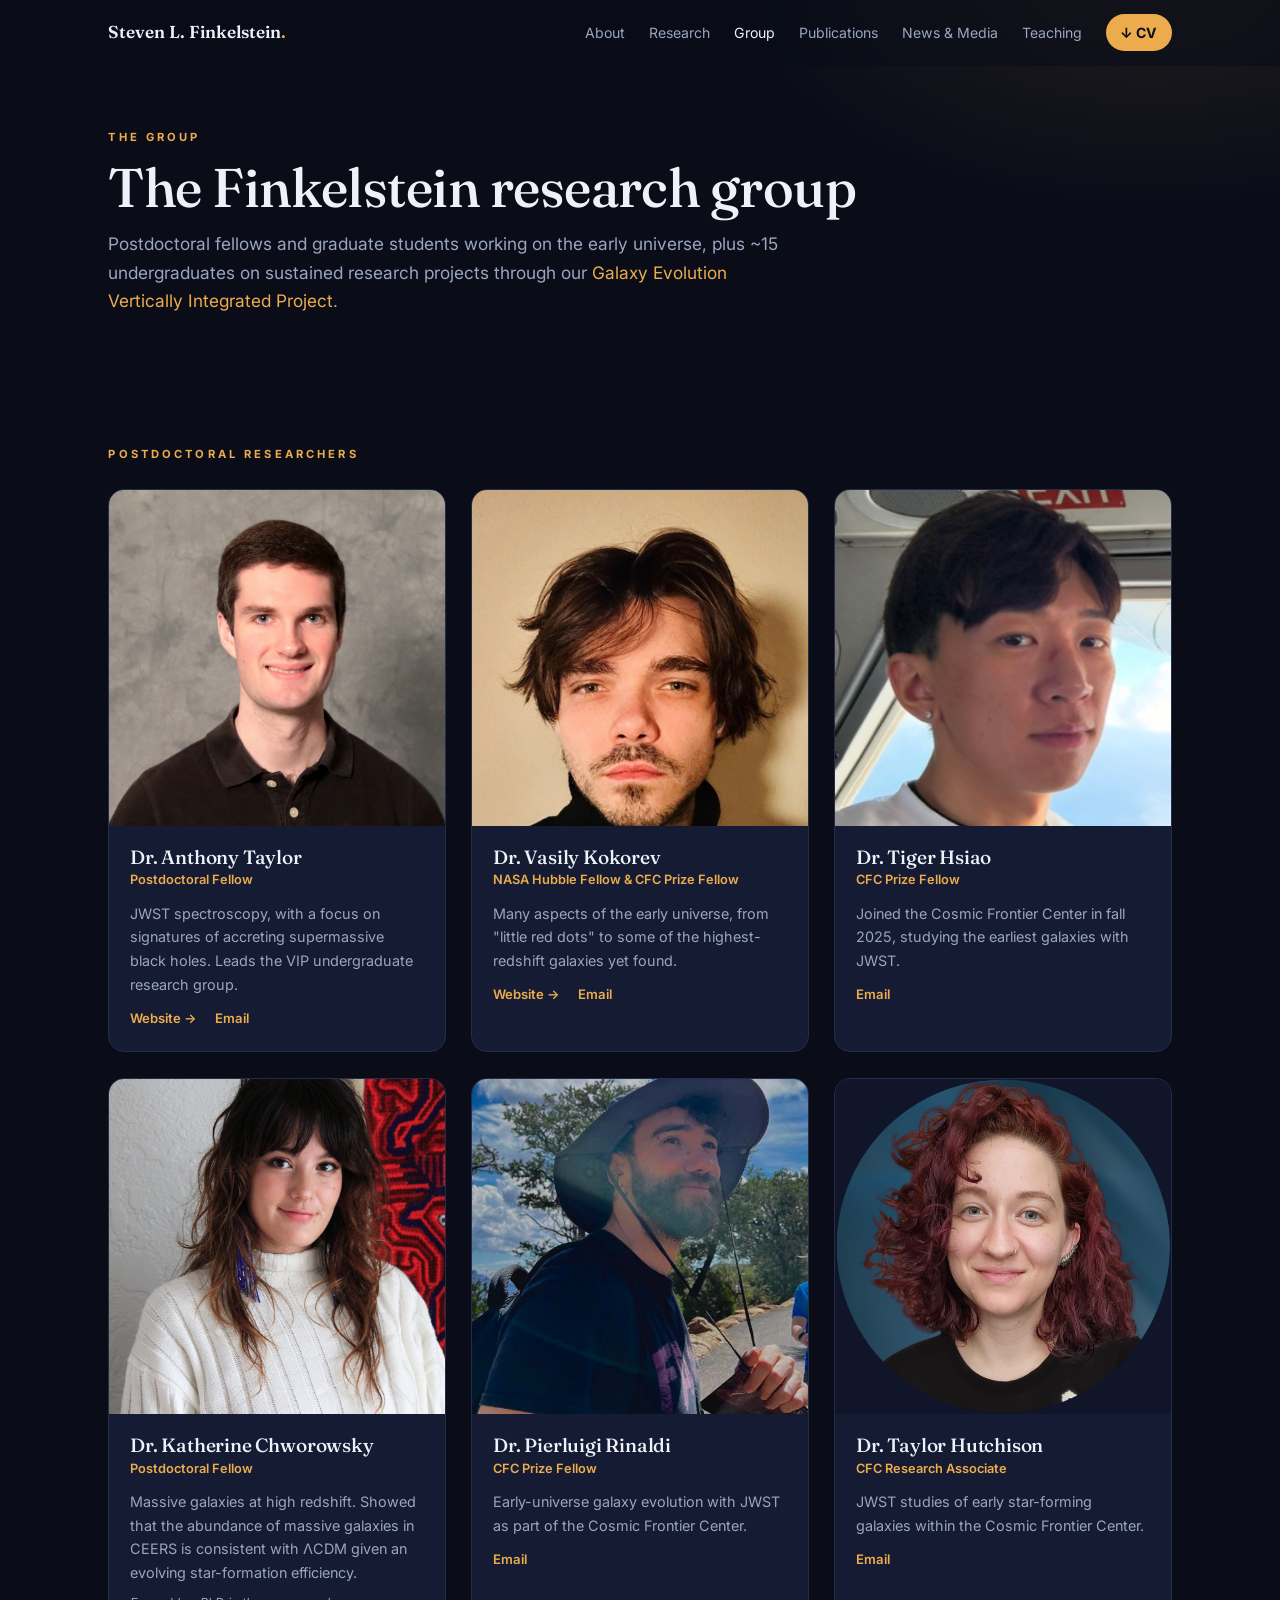
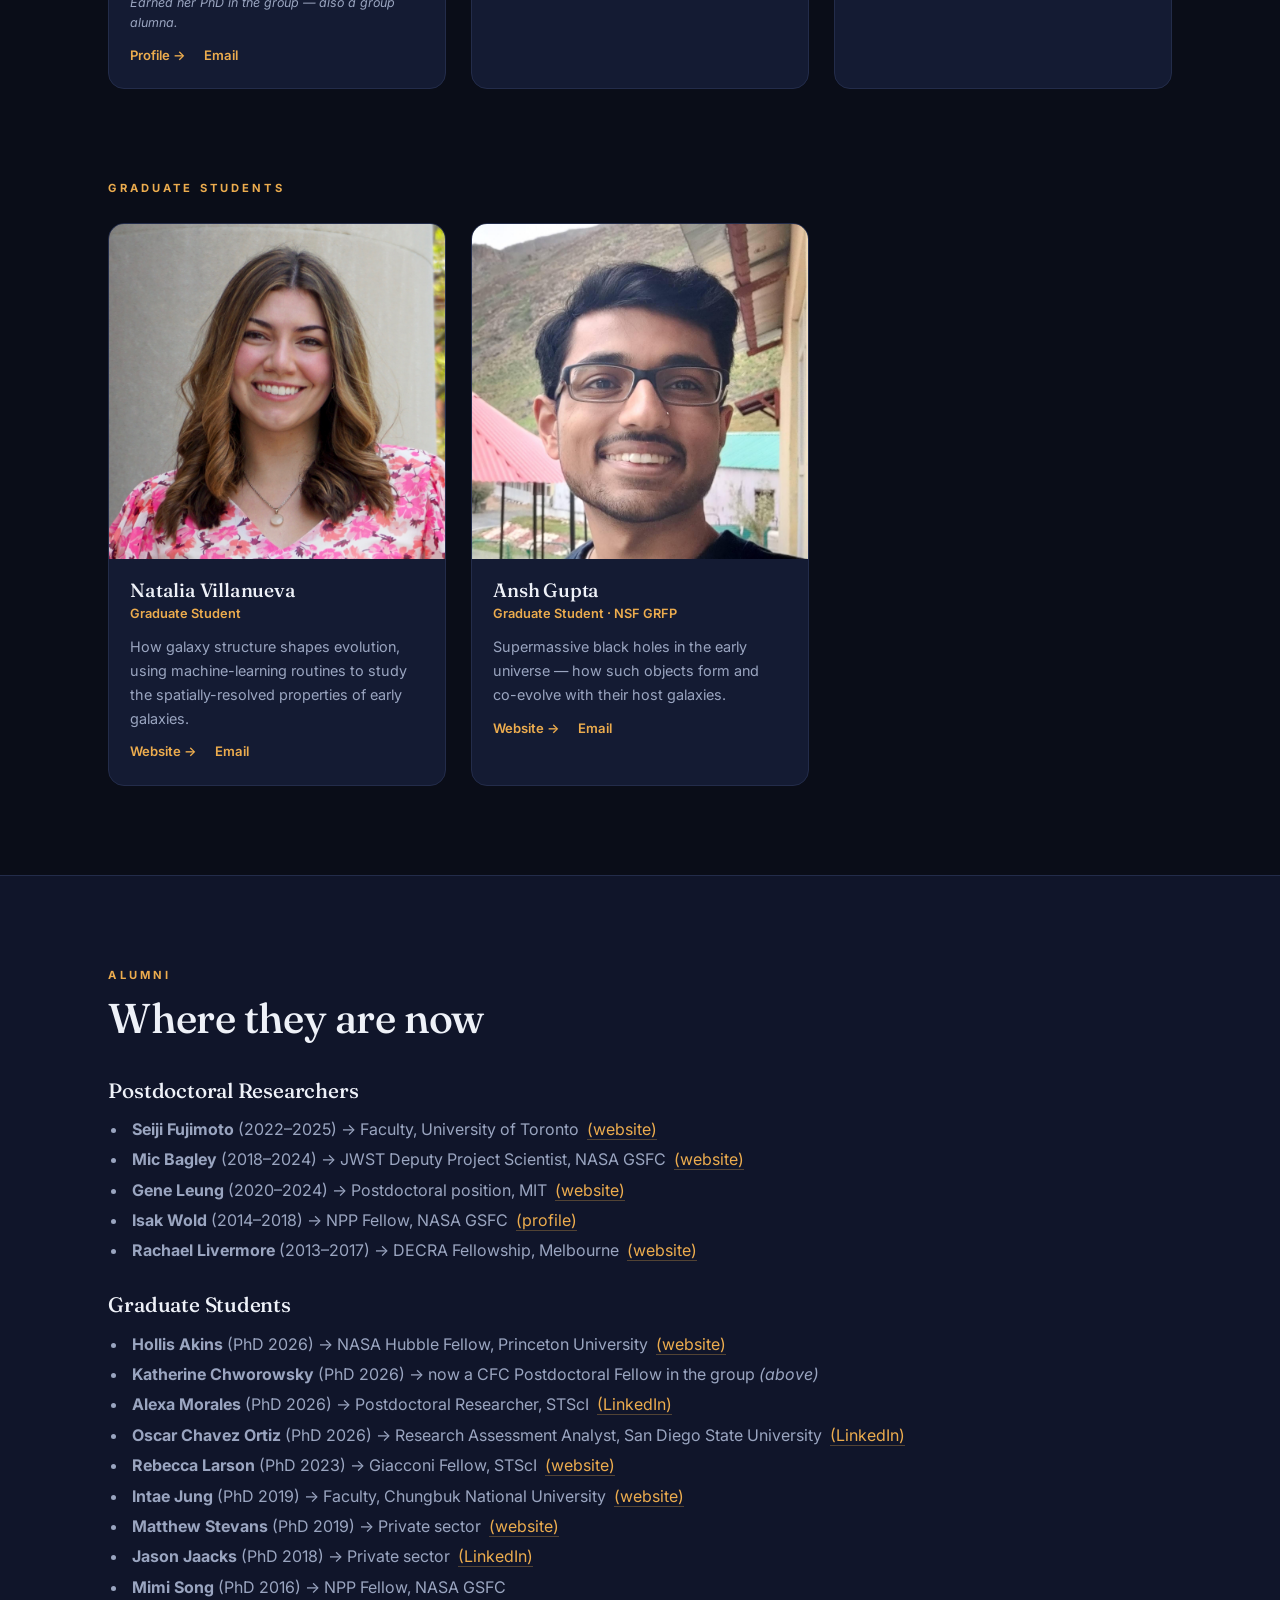
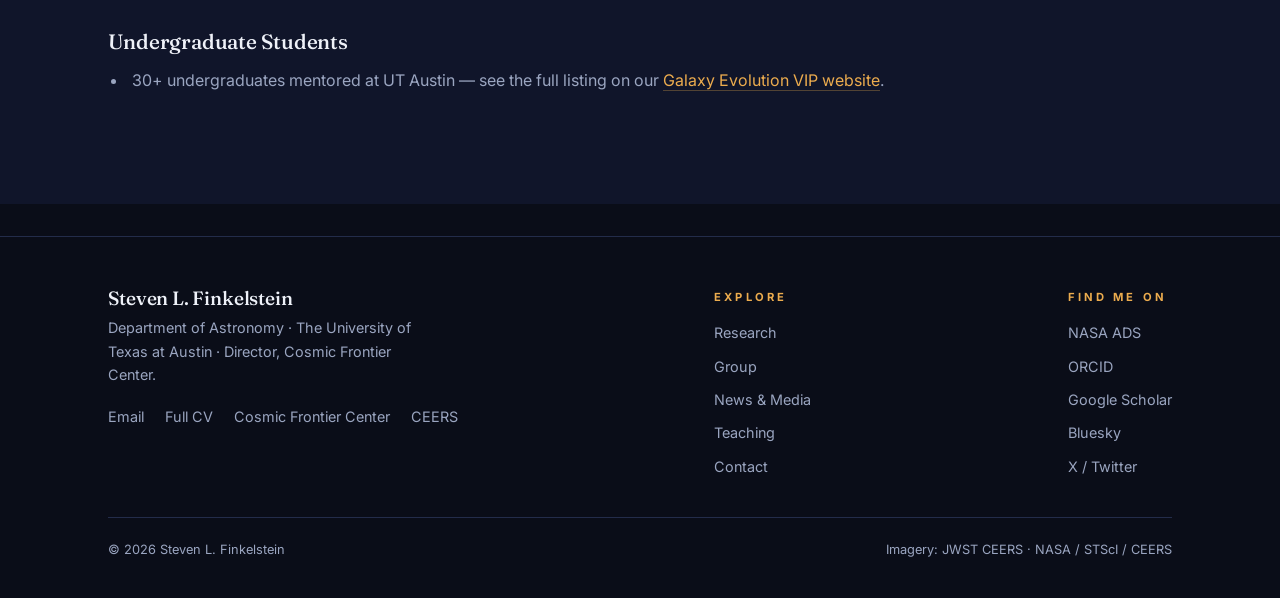
<file: group.html>
<!DOCTYPE html>
<html lang="en">
<head>
<meta charset="utf-8" />
<meta name="viewport" content="width=device-width, initial-scale=1" />
<title>Group &mdash; Steven L. Finkelstein</title>
<meta name="description" content="The Finkelstein research group at UT Austin — postdoctoral fellows, graduate students, undergraduates, and alumni." />
<link rel="preconnect" href="https://fonts.googleapis.com"><link rel="preconnect" href="https://fonts.gstatic.com" crossorigin>
<link href="https://fonts.googleapis.com/css2?family=Fraunces:ital,opsz,wght@0,9..144,400;0,9..144,500;0,9..144,600;1,9..144,400&family=Inter:wght@400;500;600;700&display=swap" rel="stylesheet">
<link rel="stylesheet" href="css/site.css">
<link rel="icon" href="favicon.svg" type="image/svg+xml" />
<link rel="icon" href="favicon.ico" sizes="any" />
<link rel="apple-touch-icon" href="apple-touch-icon.png" />
<meta property="og:type" content="website" />
<meta property="og:site_name" content="Steven L. Finkelstein" />
<meta property="og:title" content="Group &mdash; Steven L. Finkelstein" />
<meta property="og:description" content="The Finkelstein research group at UT Austin — postdoctoral fellows, graduate students, undergraduates, and alumni." />
<meta property="og:url" content="https://astrosteven.github.io/group.html" />
<meta property="og:image" content="https://astrosteven.github.io/images/og.jpg" />
<meta property="og:image:width" content="1200" />
<meta property="og:image:height" content="630" />
<meta name="twitter:card" content="summary_large_image" />
</head>
<body>
<header class="nav" id="nav"><div class="nav-inner">
	<a class="brand" href="index.html">Steven L. Finkelstein<span class="dot">.</span></a>
	<button class="menu-btn" aria-label="Menu" onclick="document.getElementById('menu').classList.toggle('open')">&#9776;</button>
	<nav class="menu"><ul id="menu">
		<li><a href="about.html">About</a></li>
		<li><a href="research.html">Research</a></li>
		<li><a href="group.html" class="active">Group</a></li>
		<li><a href="publications.html">Publications</a></li>
		<li><a href="news.html">News &amp; Media</a></li>
		<li><a href="teaching.html">Teaching</a></li>
		<li><a class="cv" href="files/Finkelstein_CV.pdf">&darr; CV</a></li>
	</ul></nav>
</div></header>

<section class="page-hero"><div class="wrap">
	<div class="eyebrow">The Group</div>
	<h1>The Finkelstein research group</h1>
	<p class="lead">Postdoctoral fellows and graduate students working on the early universe, plus ~15 undergraduates on sustained research projects through our <a href="https://astrosteven.github.io/gevip/" target="_blank" rel="noopener" style="color:var(--amber)">Galaxy Evolution Vertically Integrated Project</a>.</p>
</div></section>

<section class="block"><div class="wrap">
	<div class="head" style="margin-bottom:1.6rem"><div class="eyebrow">Postdoctoral Researchers</div></div>
	<div class="member-grid">
		<div class="member"><div class="mimg"><img src="images/anthony.png" alt="Anthony Taylor"></div><div class="mbody"><h4>Dr. Anthony Taylor</h4><div class="role">Postdoctoral Fellow</div><p>JWST spectroscopy, with a focus on signatures of accreting supermassive black holes. Leads the VIP undergraduate research group.</p><a class="mlink" href="https://sites.google.com/view/anthony-taylor-astro" target="_blank" rel="noopener">Website &rarr;</a><a class="mlink" href="mailto:anthony.taylor@austin.utexas.edu">Email</a></div></div>
		<div class="member"><div class="mimg"><img src="images/vasily.jpeg" alt="Vasily Kokorev"></div><div class="mbody"><h4>Dr. Vasily Kokorev</h4><div class="role">NASA Hubble Fellow &amp; CFC Prize Fellow</div><p>Many aspects of the early universe, from "little red dots" to some of the highest-redshift galaxies yet found.</p><a class="mlink" href="https://vasilykokorev.com/" target="_blank" rel="noopener">Website &rarr;</a><a class="mlink" href="mailto:vasily.kokorev@austin.utexas.edu">Email</a></div></div>
		<div class="member"><div class="mimg"><img src="images/tiger.jpg" alt="Tiger Hsiao"></div><div class="mbody"><h4>Dr. Tiger Hsiao</h4><div class="role">CFC Prize Fellow</div><p>Joined the Cosmic Frontier Center in fall 2025, studying the earliest galaxies with JWST.</p><a class="mlink" href="mailto:tiger.hsiao@utexas.edu">Email</a></div></div>
		<div class="member"><div class="mimg"><img src="images/katie.jpeg" alt="Katherine Chworowsky"></div><div class="mbody"><h4>Dr. Katherine Chworowsky</h4><div class="role">Postdoctoral Fellow</div><p>Massive galaxies at high redshift. Showed that the abundance of massive galaxies in CEERS is consistent with &Lambda;CDM given an evolving star-formation efficiency.</p><div class="subnote">Earned her PhD in the group &mdash; also a group alumna.</div><a class="mlink" href="https://astronomy.utexas.edu/directory/katherine-chworowsky" target="_blank" rel="noopener">Profile &rarr;</a><a class="mlink" href="mailto:k.chworowsky@utexas.edu">Email</a></div></div>
		<div class="member"><div class="mimg"><img src="images/pier.jpg" alt="Pierluigi Rinaldi"></div><div class="mbody"><h4>Dr. Pierluigi Rinaldi</h4><div class="role">CFC Prize Fellow</div><p>Early-universe galaxy evolution with JWST as part of the Cosmic Frontier Center.</p><a class="mlink" href="mailto:prinaldi@utexas.edu">Email</a></div></div>
		<div class="member"><div class="mimg"><img src="images/taylor.png" alt="Taylor Hutchison"></div><div class="mbody"><h4>Dr. Taylor Hutchison</h4><div class="role">CFC Research Associate</div><p>JWST studies of early star-forming galaxies within the Cosmic Frontier Center.</p><a class="mlink" href="mailto:taylor.hutchison@austin.utexas.edu">Email</a></div></div>
	</div>
</div></section>

<section class="block" style="padding-top:0"><div class="wrap">
	<div class="head" style="margin-bottom:1.6rem"><div class="eyebrow">Graduate Students</div></div>
	<div class="member-grid">
		<div class="member"><div class="mimg"><img src="images/natalia.jpeg" alt="Natalia Villanueva"></div><div class="mbody"><h4>Natalia Villanueva</h4><div class="role">Graduate Student</div><p>How galaxy structure shapes evolution, using machine-learning routines to study the spatially-resolved properties of early galaxies.</p><a class="mlink" href="https://nataliacvillanueva.github.io/" target="_blank" rel="noopener">Website &rarr;</a><a class="mlink" href="mailto:nataliavillanueva@utexas.edu">Email</a></div></div>
		<div class="member"><div class="mimg"><img src="images/ansh.jpg" alt="Ansh Gupta"></div><div class="mbody"><h4>Ansh Gupta</h4><div class="role">Graduate Student &middot; NSF GRFP</div><p>Supermassive black holes in the early universe &mdash; how such objects form and co-evolve with their host galaxies.</p><a class="mlink" href="https://anshrg.com/" target="_blank" rel="noopener">Website &rarr;</a><a class="mlink" href="mailto:anshrg@utexas.edu">Email</a></div></div>
	</div>
</div></section>

<section class="block" style="background:var(--bg2);border-top:1px solid var(--line)"><div class="wrap">
	<div class="head"><div class="eyebrow">Alumni</div><h2>Where they are now</h2></div>
	<div class="prose" style="max-width:none">
		<h3>Postdoctoral Researchers</h3>
		<ul>
			<li><b>Seiji Fujimoto</b> (2022&ndash;2025) &rarr; Faculty, University of Toronto &nbsp;<a class="alum" href="https://sfseiji.github.io/" target="_blank" rel="noopener">(website)</a></li>
			<li><b>Mic Bagley</b> (2018&ndash;2024) &rarr; JWST Deputy Project Scientist, NASA GSFC &nbsp;<a class="alum" href="https://micaelabagley.github.io/" target="_blank" rel="noopener">(website)</a></li>
			<li><b>Gene Leung</b> (2020&ndash;2024) &rarr; Postdoctoral position, MIT &nbsp;<a class="alum" href="https://www.geneleung.com/" target="_blank" rel="noopener">(website)</a></li>
			<li><b>Isak Wold</b> (2014&ndash;2018) &rarr; NPP Fellow, NASA GSFC &nbsp;<a class="alum" href="https://science.gsfc.nasa.gov/sci/bio/isak.g.wold" target="_blank" rel="noopener">(profile)</a></li>
			<li><b>Rachael Livermore</b> (2013&ndash;2017) &rarr; DECRA Fellowship, Melbourne &nbsp;<a class="alum" href="https://rlivermore.com/" target="_blank" rel="noopener">(website)</a></li>
		</ul>
		<h3>Graduate Students</h3>
		<ul>
			<li><b>Hollis Akins</b> (PhD 2026) &rarr; NASA Hubble Fellow, Princeton University &nbsp;<a class="alum" href="https://hollisakins.github.io/" target="_blank" rel="noopener">(website)</a></li>
			<li><b>Katherine Chworowsky</b> (PhD 2026) &rarr; now a CFC Postdoctoral Fellow in the group <em>(above)</em></li>
			<li><b>Alexa Morales</b> (PhD 2026) &rarr; Postdoctoral Researcher, STScI &nbsp;<a class="alum" href="https://www.linkedin.com/in/alexamiamorales/" target="_blank" rel="noopener">(LinkedIn)</a></li>
			<li><b>Oscar Chavez Ortiz</b> (PhD 2026) &rarr; Research Assessment Analyst, San Diego State University &nbsp;<a class="alum" href="https://www.linkedin.com/in/oscar-a-chavez-ortiz-047414159/" target="_blank" rel="noopener">(LinkedIn)</a></li>
			<li><b>Rebecca Larson</b> (PhD 2023) &rarr; Giacconi Fellow, STScI &nbsp;<a class="alum" href="https://saturnswings.github.io/" target="_blank" rel="noopener">(website)</a></li>
			<li><b>Intae Jung</b> (PhD 2019) &rarr; Faculty, Chungbuk National University &nbsp;<a class="alum" href="https://itjung.github.io/" target="_blank" rel="noopener">(website)</a></li>
			<li><b>Matthew Stevans</b> (PhD 2019) &rarr; Private sector &nbsp;<a class="alum" href="https://www.stevans.org/about/" target="_blank" rel="noopener">(website)</a></li>
			<li><b>Jason Jaacks</b> (PhD 2018) &rarr; Private sector &nbsp;<a class="alum" href="https://www.linkedin.com/in/jason-jaacks-data/" target="_blank" rel="noopener">(LinkedIn)</a></li>
			<li><b>Mimi Song</b> (PhD 2016) &rarr; NPP Fellow, NASA GSFC</li>
		</ul>
		<h3>Undergraduate Students</h3>
		<ul>
			<li>30+ undergraduates mentored at UT Austin &mdash; see the full listing on our <a href="https://astrosteven.github.io/gevip/" target="_blank" rel="noopener">Galaxy Evolution VIP website</a>.</li>
		</ul>
		
	</div>
</div></section>

<footer class="site"><div class="wrap">
	<div class="fgrid">
		<div>
			<h3>Steven L. Finkelstein</h3>
			<p class="muted">Department of Astronomy &middot; The University of Texas at Austin &middot; Director, Cosmic Frontier Center.</p>
			<div class="flinks">
				<a href="mailto:stevenf@astro.as.utexas.edu">Email</a>
				<a href="files/Finkelstein_CV.pdf">Full CV</a>
				<a href="https://astronomy.utexas.edu/research/cosmic-frontier-center" target="_blank" rel="noopener">Cosmic Frontier Center</a>
				<a href="https://ceers.github.io" target="_blank" rel="noopener">CEERS</a>
			</div>
		</div>
		<div>
			<div class="eyebrow">Explore</div>
			<div class="flinks col">
				<a href="research.html">Research</a>
				<a href="group.html">Group</a>
				<a href="news.html">News &amp; Media</a>
				<a href="teaching.html">Teaching</a>
				<a href="contact.html">Contact</a>
			</div>
		</div>
		<div>
			<div class="eyebrow">Find me on</div>
			<div class="flinks col">
				<a href="https://ui.adsabs.harvard.edu/search/q=orcid%3A0000-0001-8519-1130&amp;sort=citation_count+desc" target="_blank" rel="noopener">NASA ADS</a>
				<a href="https://orcid.org/0000-0001-8519-1130" target="_blank" rel="noopener">ORCID</a>
				<a href="https://scholar.google.com/citations?user=1RsI1eMAAAAJ" target="_blank" rel="noopener">Google Scholar</a>
				<a href="https://bsky.app/profile/astrosteven.bsky.social" target="_blank" rel="noopener">Bluesky</a>
				<a href="https://x.com/astrosteven" target="_blank" rel="noopener">X / Twitter</a>
			</div>
		</div>
	</div>
	<div class="copy"><span>&copy; 2026 Steven L. Finkelstein</span><span>Imagery: JWST CEERS &middot; NASA / STScI / CEERS</span></div>
</div></footer>
<script>
const nav=document.getElementById('nav');const f=()=>nav.classList.toggle('scrolled',scrollY>40);f();addEventListener('scroll',f,{passive:true});
document.querySelectorAll('#menu a').forEach(a=>a.addEventListener('click',()=>document.getElementById('menu').classList.remove('open')));
</script>
</body>
</html>
</file>
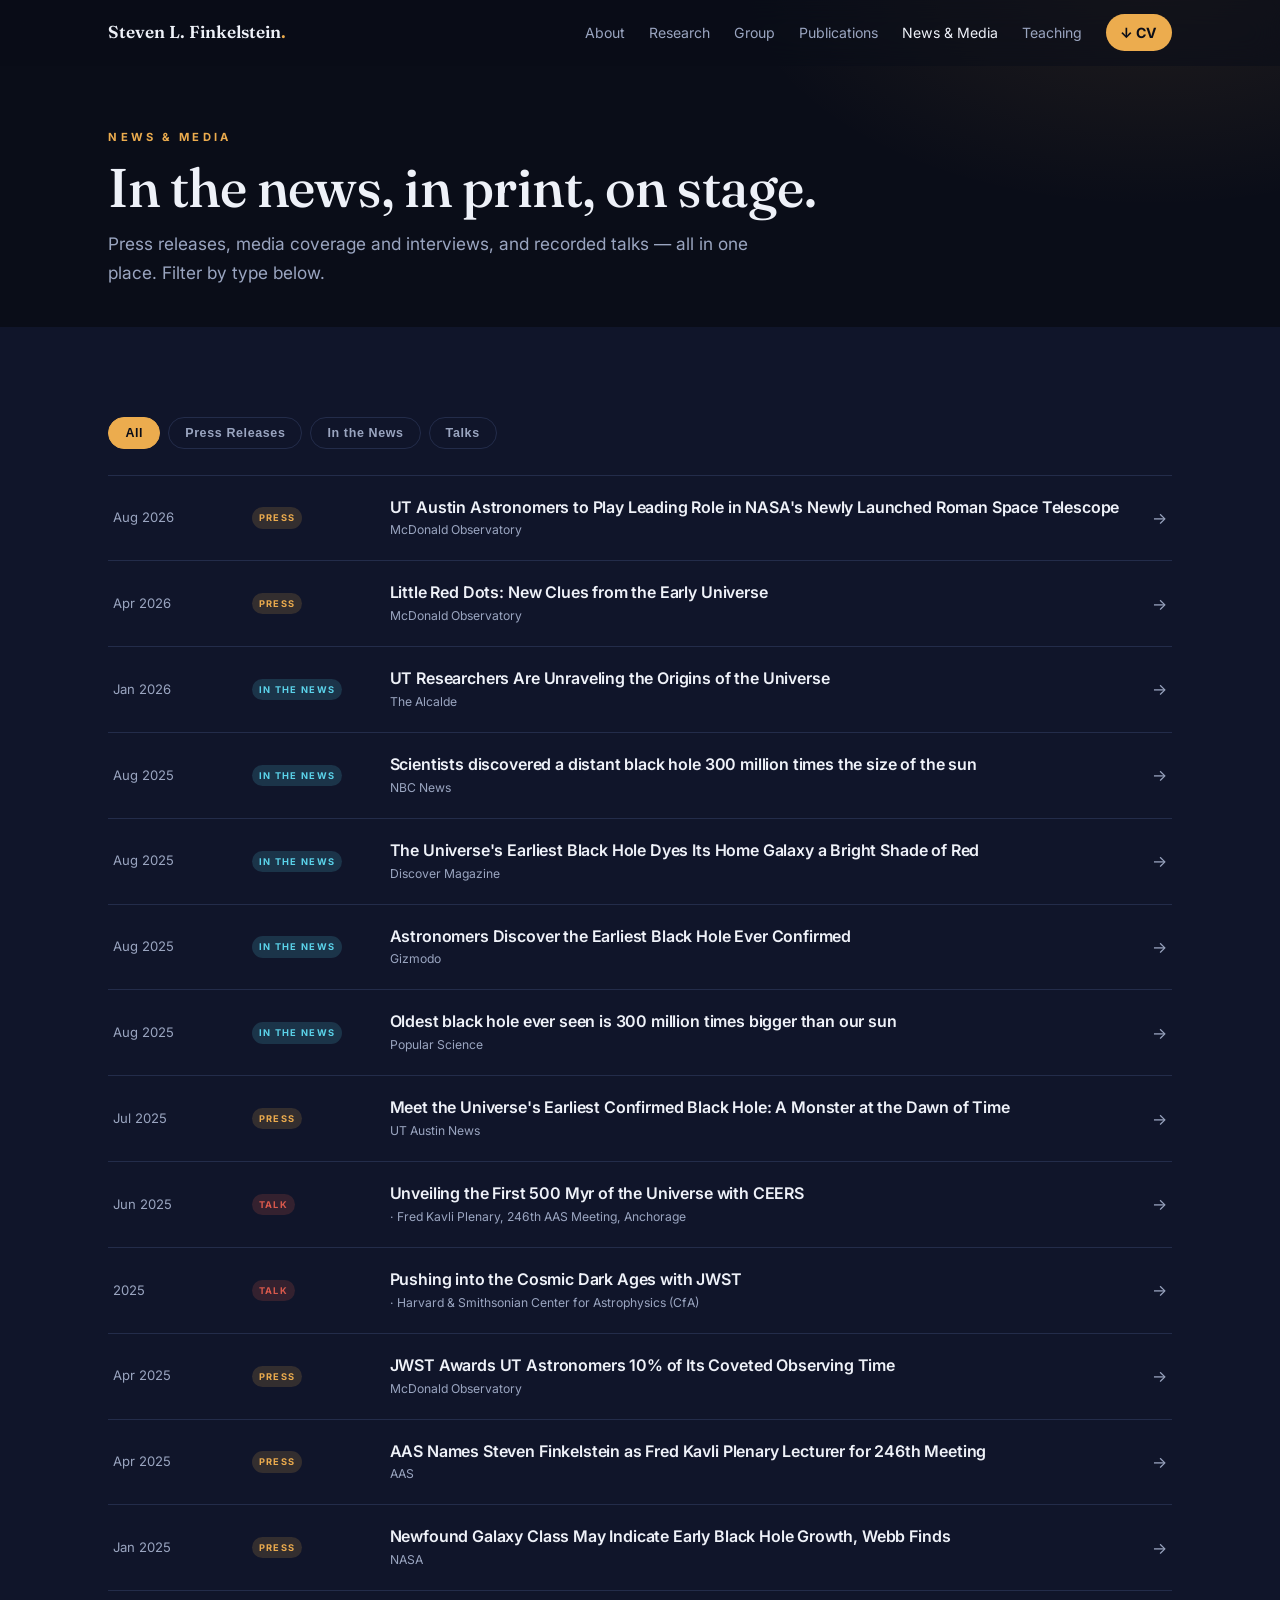
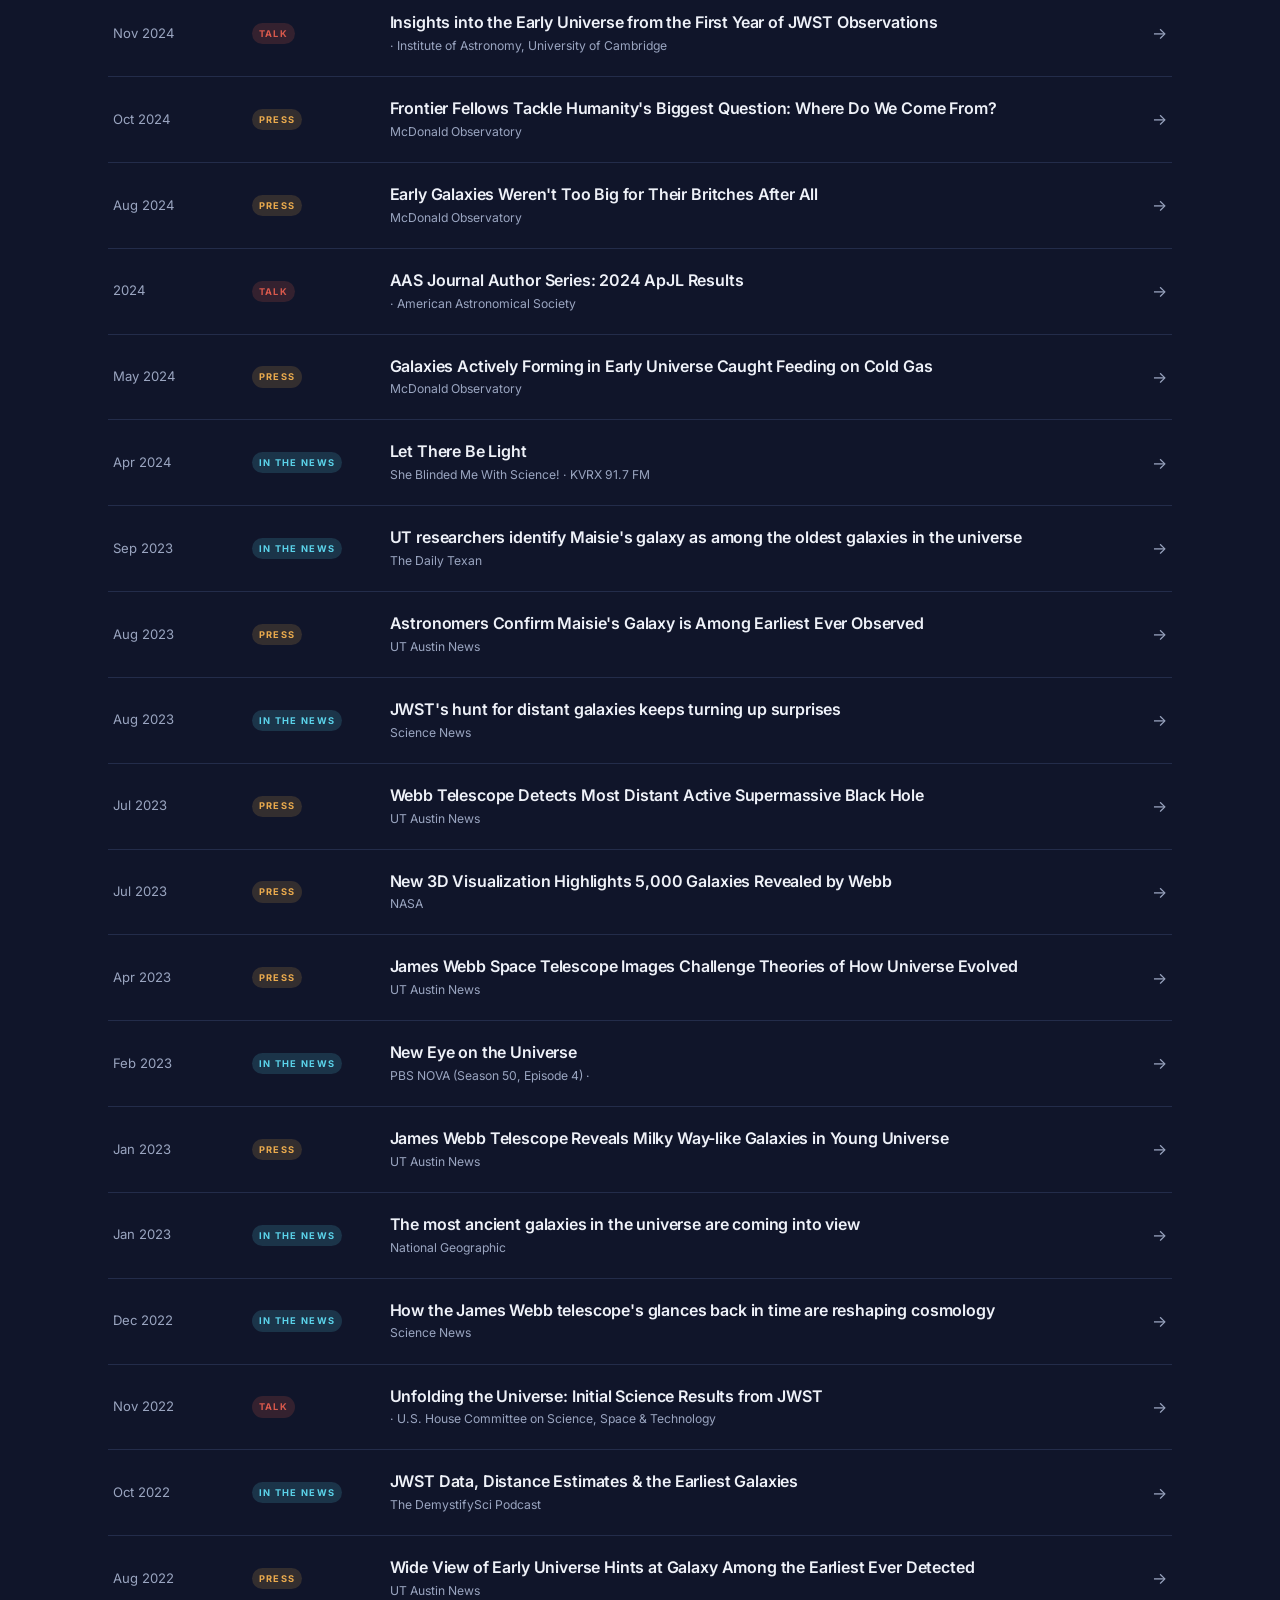
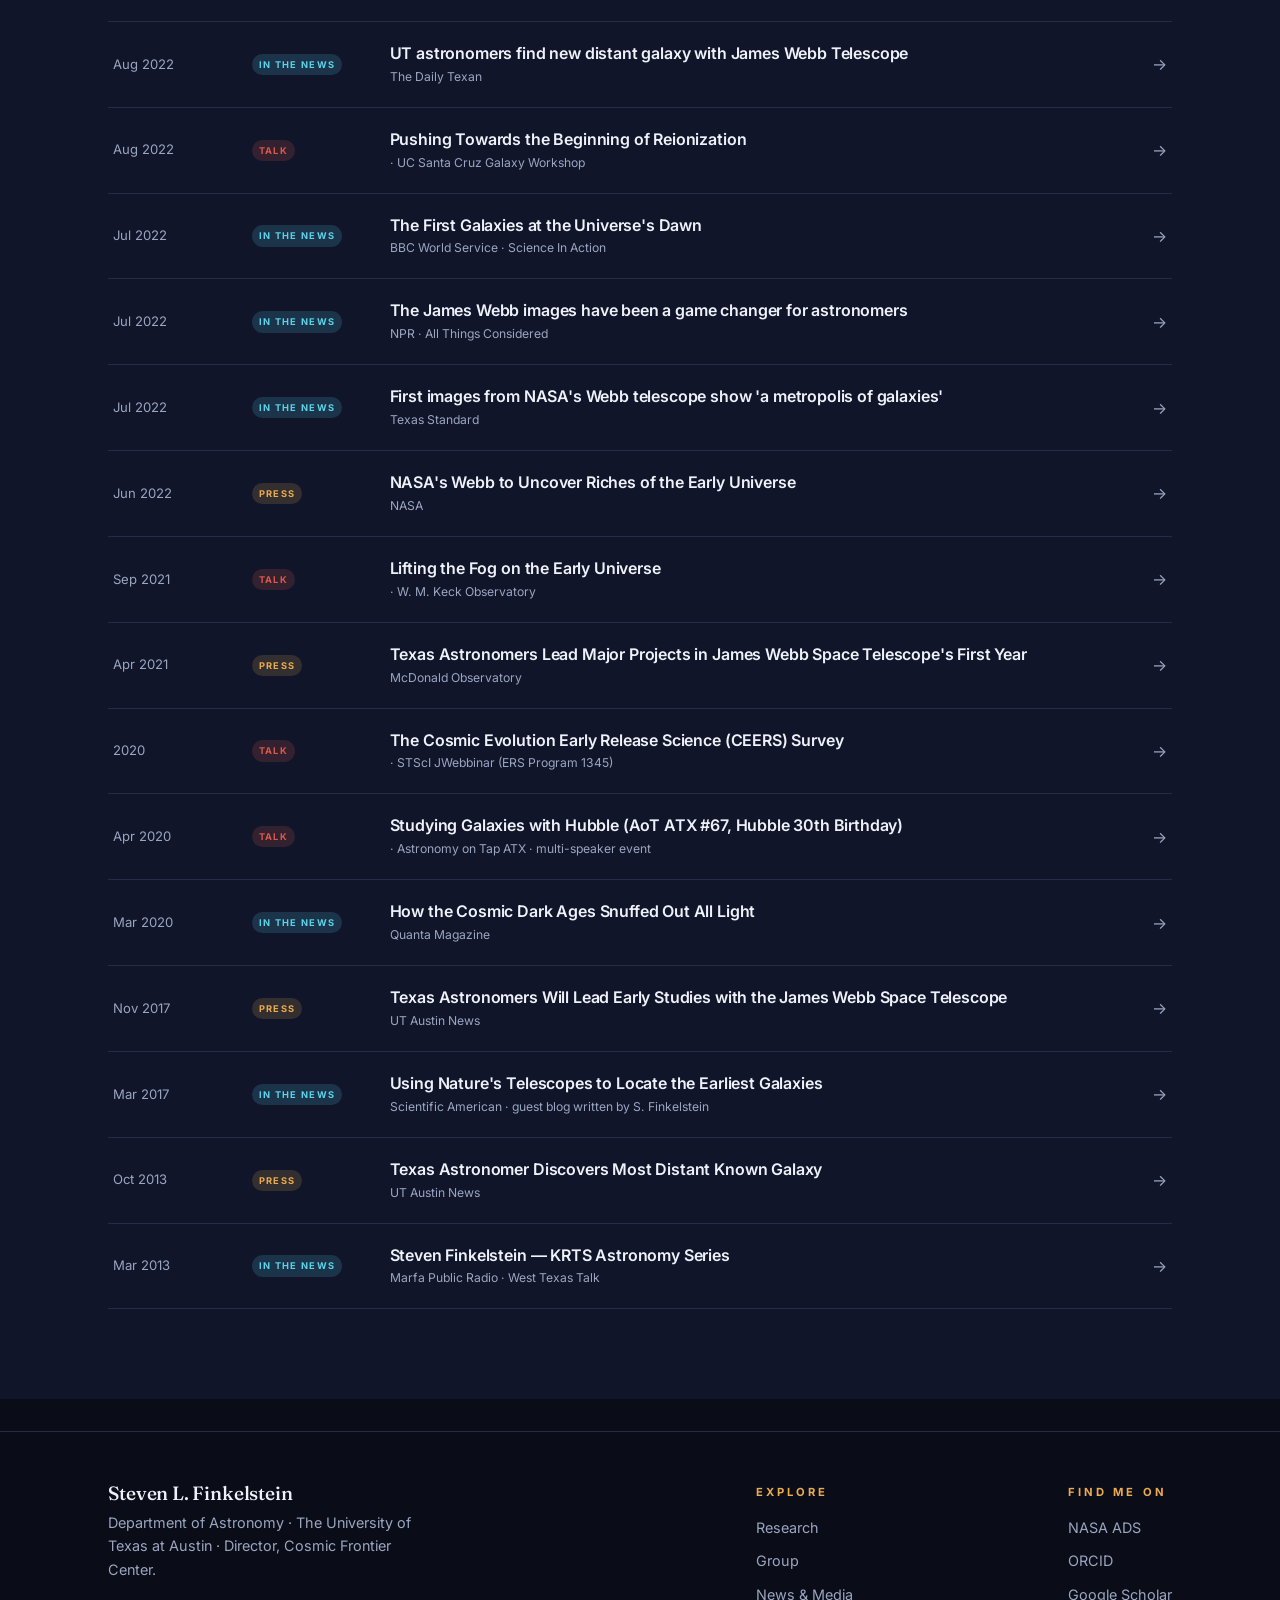
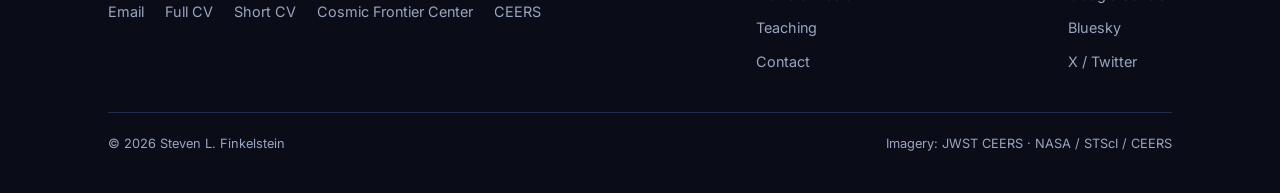
<file: news.html>
<!DOCTYPE html>
<html lang="en">
<head>
<meta charset="utf-8" />
<meta name="viewport" content="width=device-width, initial-scale=1" />
<title>News &amp; Media &mdash; Steven L. Finkelstein</title>
<meta name="description" content="Press releases, news coverage, podcasts, and recorded talks featuring Prof. Steven L. Finkelstein and his research on the first galaxies." />
<link rel="preconnect" href="https://fonts.googleapis.com"><link rel="preconnect" href="https://fonts.gstatic.com" crossorigin>
<link href="https://fonts.googleapis.com/css2?family=Fraunces:ital,opsz,wght@0,9..144,400;0,9..144,500;0,9..144,600;1,9..144,400&family=Inter:wght@400;500;600;700&display=swap" rel="stylesheet">
<link rel="stylesheet" href="css/site.css">
<link rel="icon" href="favicon.svg" type="image/svg+xml" />
<link rel="icon" href="favicon.ico" sizes="any" />
<link rel="apple-touch-icon" href="apple-touch-icon.png" />
<meta property="og:type" content="website" />
<meta property="og:site_name" content="Steven L. Finkelstein" />
<meta property="og:title" content="News &amp; Media &mdash; Steven L. Finkelstein" />
<meta property="og:description" content="Press releases, news coverage, podcasts, and recorded talks featuring Prof. Steven L. Finkelstein and his research on the first galaxies." />
<meta property="og:url" content="https://astrosteven.github.io/news.html" />
<meta property="og:image" content="https://astrosteven.github.io/images/og.jpg" />
<meta property="og:image:width" content="1200" />
<meta property="og:image:height" content="630" />
<meta name="twitter:card" content="summary_large_image" />
</head>
<body>
<header class="nav" id="nav"><div class="nav-inner">
	<a class="brand" href="index.html">Steven L. Finkelstein<span class="dot">.</span></a>
	<button class="menu-btn" aria-label="Menu" onclick="document.getElementById('menu').classList.toggle('open')">&#9776;</button>
	<nav class="menu"><ul id="menu">
		<li><a href="about.html">About</a></li>
		<li><a href="research.html">Research</a></li>
		<li><a href="group.html">Group</a></li>
		<li><a href="publications.html">Publications</a></li>
		<li><a href="news.html" class="active">News &amp; Media</a></li>
		<li><a href="teaching.html">Teaching</a></li>
		<li><a class="cv" href="files/Finkelstein_CV.pdf">&darr; CV</a></li>
	</ul></nav>
</div></header>

<section class="page-hero"><div class="wrap">
	<div class="eyebrow">News &amp; Media</div>
	<h1>In the news, in print, on stage.</h1>
	<p class="lead">Press releases, media coverage and interviews, and recorded talks &mdash; all in one place. Filter by type below.</p>
</div></section>

<section class="block news-wrap"><div class="wrap">
	<div class="tabs" id="tabs">
		<button class="tab active" data-filter="all">All</button>
		<button class="tab" data-filter="press">Press Releases</button>
		<button class="tab" data-filter="news">In the News</button>
		<button class="tab" data-filter="talk">Talks</button>
	</div>
	<div class="nlist" id="nlist">
<!-- ============================================================
     MAINTAINER TODO (not shown to visitors):
     This list was compiled semi-automatically (web search + the old
     Talks/Media/Press pages). Before relying on it we should:
       1. Verify completeness vs NASA ADS, UT/McDonald/NASA press
          archives, and YouTube for any talks/coverage we missed.
       2. Confirm each link still resolves.
       3. Set cadence for the auto-update job (monthly), with an
          approval artifact before anything is pushed.
     ============================================================ -->
				<a class="nrow" data-type="press" href="https://mcdonaldobservatory.org/2026/08/ut-austin-astronomers-to-play-leading-role-in-nasas-newly-launched-roman-space-telescope/" target="_blank" rel="noopener">
					<span class="date">Aug 2026</span>
					<span class="tag press">Press</span>
					<div><h4>UT Austin Astronomers to Play Leading Role in NASA's Newly Launched Roman Space Telescope</h4><span class="outlet">McDonald Observatory</span></div>
					<span class="arrow">&rarr;</span>
				</a>
				<a class="nrow" data-type="press" href="https://mcdonaldobservatory.org/2026/04/little-red-dots-new-clues-from-the-early-universe/" target="_blank" rel="noopener">
					<span class="date">Apr 2026</span>
					<span class="tag press">Press</span>
					<div><h4>Little Red Dots: New Clues from the Early Universe</h4><span class="outlet">McDonald Observatory</span></div>
					<span class="arrow">&rarr;</span>
				</a>
				<a class="nrow" data-type="news" href="https://alcalde.texasexes.org/2026/01/ut-researchers-are-unraveling-the-origins-of-the-universe" target="_blank" rel="noopener">
					<span class="date">Jan 2026</span>
					<span class="tag news">In the News</span>
					<div><h4>UT Researchers Are Unraveling the Origins of the Universe</h4><span class="outlet">The Alcalde</span></div>
					<span class="arrow">&rarr;</span>
				</a>
				<a class="nrow" data-type="news" href="https://www.nbcnews.com/science/space/black-hole-scientists-dawn-universe-first-days-space-capers-lrd-z9-rcna223694" target="_blank" rel="noopener">
					<span class="date">Aug 2025</span>
					<span class="tag news">In the News</span>
					<div><h4>Scientists discovered a distant black hole 300 million times the size of the sun</h4><span class="outlet">NBC News</span></div>
					<span class="arrow">&rarr;</span>
				</a>
				<a class="nrow" data-type="news" href="https://www.discovermagazine.com/the-universe-s-earliest-black-hole-dyes-its-home-galaxy-a-bright-shade-of-red-47898" target="_blank" rel="noopener">
					<span class="date">Aug 2025</span>
					<span class="tag news">In the News</span>
					<div><h4>The Universe's Earliest Black Hole Dyes Its Home Galaxy a Bright Shade of Red</h4><span class="outlet">Discover Magazine</span></div>
					<span class="arrow">&rarr;</span>
				</a>
				<a class="nrow" data-type="news" href="https://gizmodo.com/astronomers-discover-the-earliest-black-hole-ever-confirmed-2000640061" target="_blank" rel="noopener">
					<span class="date">Aug 2025</span>
					<span class="tag news">In the News</span>
					<div><h4>Astronomers Discover the Earliest Black Hole Ever Confirmed</h4><span class="outlet">Gizmodo</span></div>
					<span class="arrow">&rarr;</span>
				</a>
				<a class="nrow" data-type="news" href="https://www.popsci.com/science/earliest-known-black-hole/" target="_blank" rel="noopener">
					<span class="date">Aug 2025</span>
					<span class="tag news">In the News</span>
					<div><h4>Oldest black hole ever seen is 300 million times bigger than our sun</h4><span class="outlet">Popular Science</span></div>
					<span class="arrow">&rarr;</span>
				</a>
				<a class="nrow" data-type="press" href="https://news.utexas.edu/2025/07/26/meet-the-universes-earliest-confirmed-black-hole-a-monster-at-the-dawn-of-time/" target="_blank" rel="noopener">
					<span class="date">Jul 2025</span>
					<span class="tag press">Press</span>
					<div><h4>Meet the Universe's Earliest Confirmed Black Hole: A Monster at the Dawn of Time</h4><span class="outlet">UT Austin News</span></div>
					<span class="arrow">&rarr;</span>
				</a>
				<a class="nrow" data-type="talk" href="https://aas.org/meeting-videos" target="_blank" rel="noopener">
					<span class="date">Jun 2025</span>
					<span class="tag talk">Talk</span>
					<div><h4>Unveiling the First 500 Myr of the Universe with CEERS</h4><span class="outlet">&middot; Fred Kavli Plenary, 246th AAS Meeting, Anchorage</span></div>
					<span class="arrow">&rarr;</span>
				</a>
				<a class="nrow" data-type="talk" href="https://www.youtube.com/watch?v=91MCqTCuiJo" target="_blank" rel="noopener">
					<span class="date">2025</span>
					<span class="tag talk">Talk</span>
					<div><h4>Pushing into the Cosmic Dark Ages with JWST</h4><span class="outlet">&middot; Harvard &amp; Smithsonian Center for Astrophysics (CfA)</span></div>
					<span class="arrow">&rarr;</span>
				</a>
				<a class="nrow" data-type="press" href="https://mcdonaldobservatory.org/2025/04/jwst-awards-ut-astronomers-10-of-its-coveted-observing-time/" target="_blank" rel="noopener">
					<span class="date">Apr 2025</span>
					<span class="tag press">Press</span>
					<div><h4>JWST Awards UT Astronomers 10% of Its Coveted Observing Time</h4><span class="outlet">McDonald Observatory</span></div>
					<span class="arrow">&rarr;</span>
				</a>
				<a class="nrow" data-type="press" href="https://mcdonaldobservatory.org/2025/04/aas-names-steven-finkelstein-as-fred-kavli-plenary-lecturer-for-246th-meeting/" target="_blank" rel="noopener">
					<span class="date">Apr 2025</span>
					<span class="tag press">Press</span>
					<div><h4>AAS Names Steven Finkelstein as Fred Kavli Plenary Lecturer for 246th Meeting</h4><span class="outlet">AAS</span></div>
					<span class="arrow">&rarr;</span>
				</a>
				<a class="nrow" data-type="press" href="https://science.nasa.gov/missions/webb/newfound-galaxy-class-may-indicate-early-black-hole-growth-webb-finds/" target="_blank" rel="noopener">
					<span class="date">Jan 2025</span>
					<span class="tag press">Press</span>
					<div><h4>Newfound Galaxy Class May Indicate Early Black Hole Growth, Webb Finds</h4><span class="outlet">NASA</span></div>
					<span class="arrow">&rarr;</span>
				</a>
				<a class="nrow" data-type="talk" href="https://www.youtube.com/watch?v=0TCFvz8ikfM" target="_blank" rel="noopener">
					<span class="date">Nov 2024</span>
					<span class="tag talk">Talk</span>
					<div><h4>Insights into the Early Universe from the First Year of JWST Observations</h4><span class="outlet">&middot; Institute of Astronomy, University of Cambridge</span></div>
					<span class="arrow">&rarr;</span>
				</a>
				<a class="nrow" data-type="press" href="https://mcdonaldobservatory.org/2024/10/frontier-fellows-tackle-humanitys-biggest-question-where-do-we-come-from/" target="_blank" rel="noopener">
					<span class="date">Oct 2024</span>
					<span class="tag press">Press</span>
					<div><h4>Frontier Fellows Tackle Humanity's Biggest Question: Where Do We Come From?</h4><span class="outlet">McDonald Observatory</span></div>
					<span class="arrow">&rarr;</span>
				</a>
				<a class="nrow" data-type="press" href="https://mcdonaldobservatory.org/2024/08/early-galaxies-werent-too-big-for-their-britches-after-all/" target="_blank" rel="noopener">
					<span class="date">Aug 2024</span>
					<span class="tag press">Press</span>
					<div><h4>Early Galaxies Weren't Too Big for Their Britches After All</h4><span class="outlet">McDonald Observatory</span></div>
					<span class="arrow">&rarr;</span>
				</a>
				<a class="nrow" data-type="talk" href="https://www.youtube.com/watch?v=sl6jv-VrJAk" target="_blank" rel="noopener">
					<span class="date">2024</span>
					<span class="tag talk">Talk</span>
					<div><h4>AAS Journal Author Series: 2024 ApJL Results</h4><span class="outlet">&middot; American Astronomical Society</span></div>
					<span class="arrow">&rarr;</span>
				</a>
				<a class="nrow" data-type="press" href="https://mcdonaldobservatory.org/2024/05/galaxies-actively-forming-in-early-universe-caught-feeding-on-cold-gas/" target="_blank" rel="noopener">
					<span class="date">May 2024</span>
					<span class="tag press">Press</span>
					<div><h4>Galaxies Actively Forming in Early Universe Caught Feeding on Cold Gas</h4><span class="outlet">McDonald Observatory</span></div>
					<span class="arrow">&rarr;</span>
				</a>
				<a class="nrow" data-type="news" href="https://shows.acast.com/sciencekvrx/episodes/let-there-be-light" target="_blank" rel="noopener">
					<span class="date">Apr 2024</span>
					<span class="tag news">In the News</span>
					<div><h4>Let There Be Light</h4><span class="outlet">She Blinded Me With Science! &middot; KVRX 91.7 FM</span></div>
					<span class="arrow">&rarr;</span>
				</a>
				<a class="nrow" data-type="news" href="https://thedailytexan.com/2023/09/05/ut-researchers-identify-maisies-galaxy-as-among-the-oldest-galaxies-in-the-universe/" target="_blank" rel="noopener">
					<span class="date">Sep 2023</span>
					<span class="tag news">In the News</span>
					<div><h4>UT researchers identify Maisie's galaxy as among the oldest galaxies in the universe</h4><span class="outlet">The Daily Texan</span></div>
					<span class="arrow">&rarr;</span>
				</a>
				<a class="nrow" data-type="press" href="https://news.utexas.edu/2023/08/15/astronomers-confirm-maisies-galaxy-is-among-earliest-ever-observed/" target="_blank" rel="noopener">
					<span class="date">Aug 2023</span>
					<span class="tag press">Press</span>
					<div><h4>Astronomers Confirm Maisie's Galaxy is Among Earliest Ever Observed</h4><span class="outlet">UT Austin News</span></div>
					<span class="arrow">&rarr;</span>
				</a>
				<a class="nrow" data-type="news" href="https://www.sciencenews.org/article/jwst-distant-galaxies-surprises-space" target="_blank" rel="noopener">
					<span class="date">Aug 2023</span>
					<span class="tag news">In the News</span>
					<div><h4>JWST's hunt for distant galaxies keeps turning up surprises</h4><span class="outlet">Science News</span></div>
					<span class="arrow">&rarr;</span>
				</a>
				<a class="nrow" data-type="press" href="https://news.utexas.edu/2023/07/06/webb-telescope-detects-most-distant-active-supermassive-black-hole/" target="_blank" rel="noopener">
					<span class="date">Jul 2023</span>
					<span class="tag press">Press</span>
					<div><h4>Webb Telescope Detects Most Distant Active Supermassive Black Hole</h4><span class="outlet">UT Austin News</span></div>
					<span class="arrow">&rarr;</span>
				</a>
				<a class="nrow" data-type="press" href="https://science.nasa.gov/missions/webb/new-3d-visualization-highlights-5000-galaxies-revealed-by-webb/" target="_blank" rel="noopener">
					<span class="date">Jul 2023</span>
					<span class="tag press">Press</span>
					<div><h4>New 3D Visualization Highlights 5,000 Galaxies Revealed by Webb</h4><span class="outlet">NASA</span></div>
					<span class="arrow">&rarr;</span>
				</a>
				<a class="nrow" data-type="press" href="https://news.utexas.edu/2023/04/13/james-webb-space-telescope-images-challenge-theories-of-how-universe-evolved/" target="_blank" rel="noopener">
					<span class="date">Apr 2023</span>
					<span class="tag press">Press</span>
					<div><h4>James Webb Space Telescope Images Challenge Theories of How Universe Evolved</h4><span class="outlet">UT Austin News</span></div>
					<span class="arrow">&rarr;</span>
				</a>
				<a class="nrow" data-type="news" href="https://www.pbs.org/video/new-eye-on-the-universe-zvzqn1/" target="_blank" rel="noopener">
					<span class="date">Feb 2023</span>
					<span class="tag news">In the News</span>
					<div><h4>New Eye on the Universe</h4><span class="outlet">PBS NOVA (Season 50, Episode 4) &middot;</span></div>
					<span class="arrow">&rarr;</span>
				</a>
				<a class="nrow" data-type="press" href="https://news.utexas.edu/2023/01/05/james-webb-telescope-reveals-milky-way-like-galaxies-in-young-universe/" target="_blank" rel="noopener">
					<span class="date">Jan 2023</span>
					<span class="tag press">Press</span>
					<div><h4>James Webb Telescope Reveals Milky Way-like Galaxies in Young Universe</h4><span class="outlet">UT Austin News</span></div>
					<span class="arrow">&rarr;</span>
				</a>
				<a class="nrow" data-type="news" href="https://www.nationalgeographic.com/magazine/article/nasa-jwst-most-ancient-galaxies-in-universe-coming-into-view" target="_blank" rel="noopener">
					<span class="date">Jan 2023</span>
					<span class="tag news">In the News</span>
					<div><h4>The most ancient galaxies in the universe are coming into view</h4><span class="outlet">National Geographic</span></div>
					<span class="arrow">&rarr;</span>
				</a>
				<a class="nrow" data-type="news" href="https://www.sciencenews.org/article/james-webb-space-telescope-time-galaxy" target="_blank" rel="noopener">
					<span class="date">Dec 2022</span>
					<span class="tag news">In the News</span>
					<div><h4>How the James Webb telescope's glances back in time are reshaping cosmology</h4><span class="outlet">Science News</span></div>
					<span class="arrow">&rarr;</span>
				</a>
				<a class="nrow" data-type="talk" href="https://www.youtube.com/watch?v=EvaybMY5d2U" target="_blank" rel="noopener">
					<span class="date">Nov 2022</span>
					<span class="tag talk">Talk</span>
					<div><h4>Unfolding the Universe: Initial Science Results from JWST</h4><span class="outlet">&middot; U.S. House Committee on Science, Space &amp; Technology</span></div>
					<span class="arrow">&rarr;</span>
				</a>
				<a class="nrow" data-type="news" href="https://www.youtube.com/@DemystifySci_Podcast" target="_blank" rel="noopener">
					<span class="date">Oct 2022</span>
					<span class="tag news">In the News</span>
					<div><h4>JWST Data, Distance Estimates &amp; the Earliest Galaxies</h4><span class="outlet">The DemystifySci Podcast</span></div>
					<span class="arrow">&rarr;</span>
				</a>
				<a class="nrow" data-type="press" href="https://news.utexas.edu/2022/08/04/wide-view-of-early-universe-hints-at-galaxy-among-the-earliest-ever-detected/" target="_blank" rel="noopener">
					<span class="date">Aug 2022</span>
					<span class="tag press">Press</span>
					<div><h4>Wide View of Early Universe Hints at Galaxy Among the Earliest Ever Detected</h4><span class="outlet">UT Austin News</span></div>
					<span class="arrow">&rarr;</span>
				</a>
				<a class="nrow" data-type="news" href="https://thedailytexan.com/2022/08/23/ut-astronomers-find-new-distant-galaxy-with-james-webb-telescope/" target="_blank" rel="noopener">
					<span class="date">Aug 2022</span>
					<span class="tag news">In the News</span>
					<div><h4>UT astronomers find new distant galaxy with James Webb Telescope</h4><span class="outlet">The Daily Texan</span></div>
					<span class="arrow">&rarr;</span>
				</a>
				<a class="nrow" data-type="talk" href="https://www.youtube.com/watch?v=z9_1dtaFsHU" target="_blank" rel="noopener">
					<span class="date">Aug 2022</span>
					<span class="tag talk">Talk</span>
					<div><h4>Pushing Towards the Beginning of Reionization</h4><span class="outlet">&middot; UC Santa Cruz Galaxy Workshop</span></div>
					<span class="arrow">&rarr;</span>
				</a>
				<a class="nrow" data-type="news" href="https://podcasts.apple.com/za/podcast/the-first-galaxies-at-the-universes-dawn/id262026995?i=1000571497306" target="_blank" rel="noopener">
					<span class="date">Jul 2022</span>
					<span class="tag news">In the News</span>
					<div><h4>The First Galaxies at the Universe's Dawn</h4><span class="outlet">BBC World Service &middot; Science In Action</span></div>
					<span class="arrow">&rarr;</span>
				</a>
				<a class="nrow" data-type="news" href="https://www.npr.org/2022/07/20/1112579598/the-james-webb-space-telescope-images-have-been-a-game-changer-for-astronomers" target="_blank" rel="noopener">
					<span class="date">Jul 2022</span>
					<span class="tag news">In the News</span>
					<div><h4>The James Webb images have been a game changer for astronomers</h4><span class="outlet">NPR &middot; All Things Considered</span></div>
					<span class="arrow">&rarr;</span>
				</a>
				<a class="nrow" data-type="news" href="https://texasstandard.org/stories/james-webb-telescope-images-show-metropolis-of-galaxies/" target="_blank" rel="noopener">
					<span class="date">Jul 2022</span>
					<span class="tag news">In the News</span>
					<div><h4>First images from NASA's Webb telescope show 'a metropolis of galaxies'</h4><span class="outlet">Texas Standard</span></div>
					<span class="arrow">&rarr;</span>
				</a>
				<a class="nrow" data-type="press" href="https://science.nasa.gov/missions/webb/nasas-webb-to-uncover-riches-of-the-early-universe/" target="_blank" rel="noopener">
					<span class="date">Jun 2022</span>
					<span class="tag press">Press</span>
					<div><h4>NASA's Webb to Uncover Riches of the Early Universe</h4><span class="outlet">NASA</span></div>
					<span class="arrow">&rarr;</span>
				</a>
				<a class="nrow" data-type="talk" href="https://keckobservatory.org/media/video/finkelstein-talk-3/" target="_blank" rel="noopener">
					<span class="date">Sep 2021</span>
					<span class="tag talk">Talk</span>
					<div><h4>Lifting the Fog on the Early Universe</h4><span class="outlet">&middot; W. M. Keck Observatory</span></div>
					<span class="arrow">&rarr;</span>
				</a>
				<a class="nrow" data-type="press" href="https://mcdonaldobservatory.org/2021/04/texas-astronomers-lead-major-projects-in-james-webb-space-telescopes-first-year/" target="_blank" rel="noopener">
					<span class="date">Apr 2021</span>
					<span class="tag press">Press</span>
					<div><h4>Texas Astronomers Lead Major Projects in James Webb Space Telescope's First Year</h4><span class="outlet">McDonald Observatory</span></div>
					<span class="arrow">&rarr;</span>
				</a>
				<a class="nrow" data-type="talk" href="https://www.youtube.com/watch?v=5g87DbtFZNs" target="_blank" rel="noopener">
					<span class="date">2020</span>
					<span class="tag talk">Talk</span>
					<div><h4>The Cosmic Evolution Early Release Science (CEERS) Survey</h4><span class="outlet">&middot; STScI JWebbinar (ERS Program 1345)</span></div>
					<span class="arrow">&rarr;</span>
				</a>
				<a class="nrow" data-type="talk" href="https://www.youtube.com/watch?v=FIJ3-p5GAoc" target="_blank" rel="noopener">
					<span class="date">Apr 2020</span>
					<span class="tag talk">Talk</span>
					<div><h4>Studying Galaxies with Hubble (AoT ATX #67, Hubble 30th Birthday)</h4><span class="outlet">&middot; Astronomy on Tap ATX &middot; multi-speaker event</span></div>
					<span class="arrow">&rarr;</span>
				</a>
				<a class="nrow" data-type="news" href="https://www.quantamagazine.org/how-the-cosmic-dark-ages-snuffed-out-all-light-20200302/" target="_blank" rel="noopener">
					<span class="date">Mar 2020</span>
					<span class="tag news">In the News</span>
					<div><h4>How the Cosmic Dark Ages Snuffed Out All Light</h4><span class="outlet">Quanta Magazine</span></div>
					<span class="arrow">&rarr;</span>
				</a>
				<a class="nrow" data-type="press" href="https://news.utexas.edu/2017/11/27/texas-astronomers-lead-early-webb-telescope-studies/" target="_blank" rel="noopener">
					<span class="date">Nov 2017</span>
					<span class="tag press">Press</span>
					<div><h4>Texas Astronomers Will Lead Early Studies with the James Webb Space Telescope</h4><span class="outlet">UT Austin News</span></div>
					<span class="arrow">&rarr;</span>
				</a>
				<a class="nrow" data-type="news" href="https://www.scientificamerican.com/blog/guest-blog/using-natures-telescopes-to-locate-the-earliest-galaxies/" target="_blank" rel="noopener">
					<span class="date">Mar 2017</span>
					<span class="tag news">In the News</span>
					<div><h4>Using Nature's Telescopes to Locate the Earliest Galaxies</h4><span class="outlet">Scientific American &middot; guest blog written by S. Finkelstein</span></div>
					<span class="arrow">&rarr;</span>
				</a>
				<a class="nrow" data-type="press" href="https://news.utexas.edu/2013/10/23/texas-astronomer-discovers-most-distant-known-galaxy/" target="_blank" rel="noopener">
					<span class="date">Oct 2013</span>
					<span class="tag press">Press</span>
					<div><h4>Texas Astronomer Discovers Most Distant Known Galaxy</h4><span class="outlet">UT Austin News</span></div>
					<span class="arrow">&rarr;</span>
				</a>
				<a class="nrow" data-type="news" href="https://www.marfapublicradio.org/podcast/west-texas-talk/2013-03-24/steven-finkelstein" target="_blank" rel="noopener">
					<span class="date">Mar 2013</span>
					<span class="tag news">In the News</span>
					<div><h4>Steven Finkelstein &mdash; KRTS Astronomy Series</h4><span class="outlet">Marfa Public Radio &middot; West Texas Talk</span></div>
					<span class="arrow">&rarr;</span>
				</a>
	</div>
</div></section>

<footer class="site"><div class="wrap">
	<div class="fgrid">
		<div>
			<h3>Steven L. Finkelstein</h3>
			<p class="muted">Department of Astronomy &middot; The University of Texas at Austin &middot; Director, Cosmic Frontier Center.</p>
			<div class="flinks">
				<a href="mailto:stevenf@astro.as.utexas.edu">Email</a>
				<a href="files/Finkelstein_CV.pdf">Full CV</a>
				<a href="files/Finkelstein_ShortCV.pdf">Short CV</a>
				<a href="https://astronomy.utexas.edu/research/cosmic-frontier-center" target="_blank" rel="noopener">Cosmic Frontier Center</a>
				<a href="https://ceers.github.io" target="_blank" rel="noopener">CEERS</a>
			</div>
		</div>
		<div>
			<div class="eyebrow">Explore</div>
			<div class="flinks col">
				<a href="research.html">Research</a>
				<a href="group.html">Group</a>
				<a href="news.html">News &amp; Media</a>
				<a href="teaching.html">Teaching</a>
				<a href="contact.html">Contact</a>
			</div>
		</div>
		<div>
			<div class="eyebrow">Find me on</div>
			<div class="flinks col">
				<a href="https://ui.adsabs.harvard.edu/search/q=orcid%3A0000-0001-8519-1130&amp;sort=citation_count+desc" target="_blank" rel="noopener">NASA ADS</a>
				<a href="https://orcid.org/0000-0001-8519-1130" target="_blank" rel="noopener">ORCID</a>
				<a href="https://scholar.google.com/citations?user=1RsI1eMAAAAJ" target="_blank" rel="noopener">Google Scholar</a>
				<a href="https://bsky.app/profile/astrosteven.bsky.social" target="_blank" rel="noopener">Bluesky</a>
				<a href="https://x.com/astrosteven" target="_blank" rel="noopener">X / Twitter</a>
			</div>
		</div>
	</div>
	<div class="copy"><span>&copy; 2026 Steven L. Finkelstein</span><span>Imagery: JWST CEERS &middot; NASA / STScI / CEERS</span></div>
</div></footer>

<script>
const nav=document.getElementById('nav');const f=()=>nav.classList.toggle('scrolled',scrollY>40);f();addEventListener('scroll',f,{passive:true});
document.querySelectorAll('#menu a').forEach(a=>a.addEventListener('click',()=>document.getElementById('menu').classList.remove('open')));
const tabs=document.getElementById('tabs');const rows=[...document.querySelectorAll('#nlist .nrow')];
tabs.addEventListener('click',e=>{const b=e.target.closest('.tab');if(!b)return;
	tabs.querySelectorAll('.tab').forEach(t=>t.classList.remove('active'));b.classList.add('active');
	const f=b.dataset.filter;rows.forEach(r=>{r.style.display=(f==='all'||r.dataset.type===f)?'':'none';});});
</script>
</body>
</html>
</file>
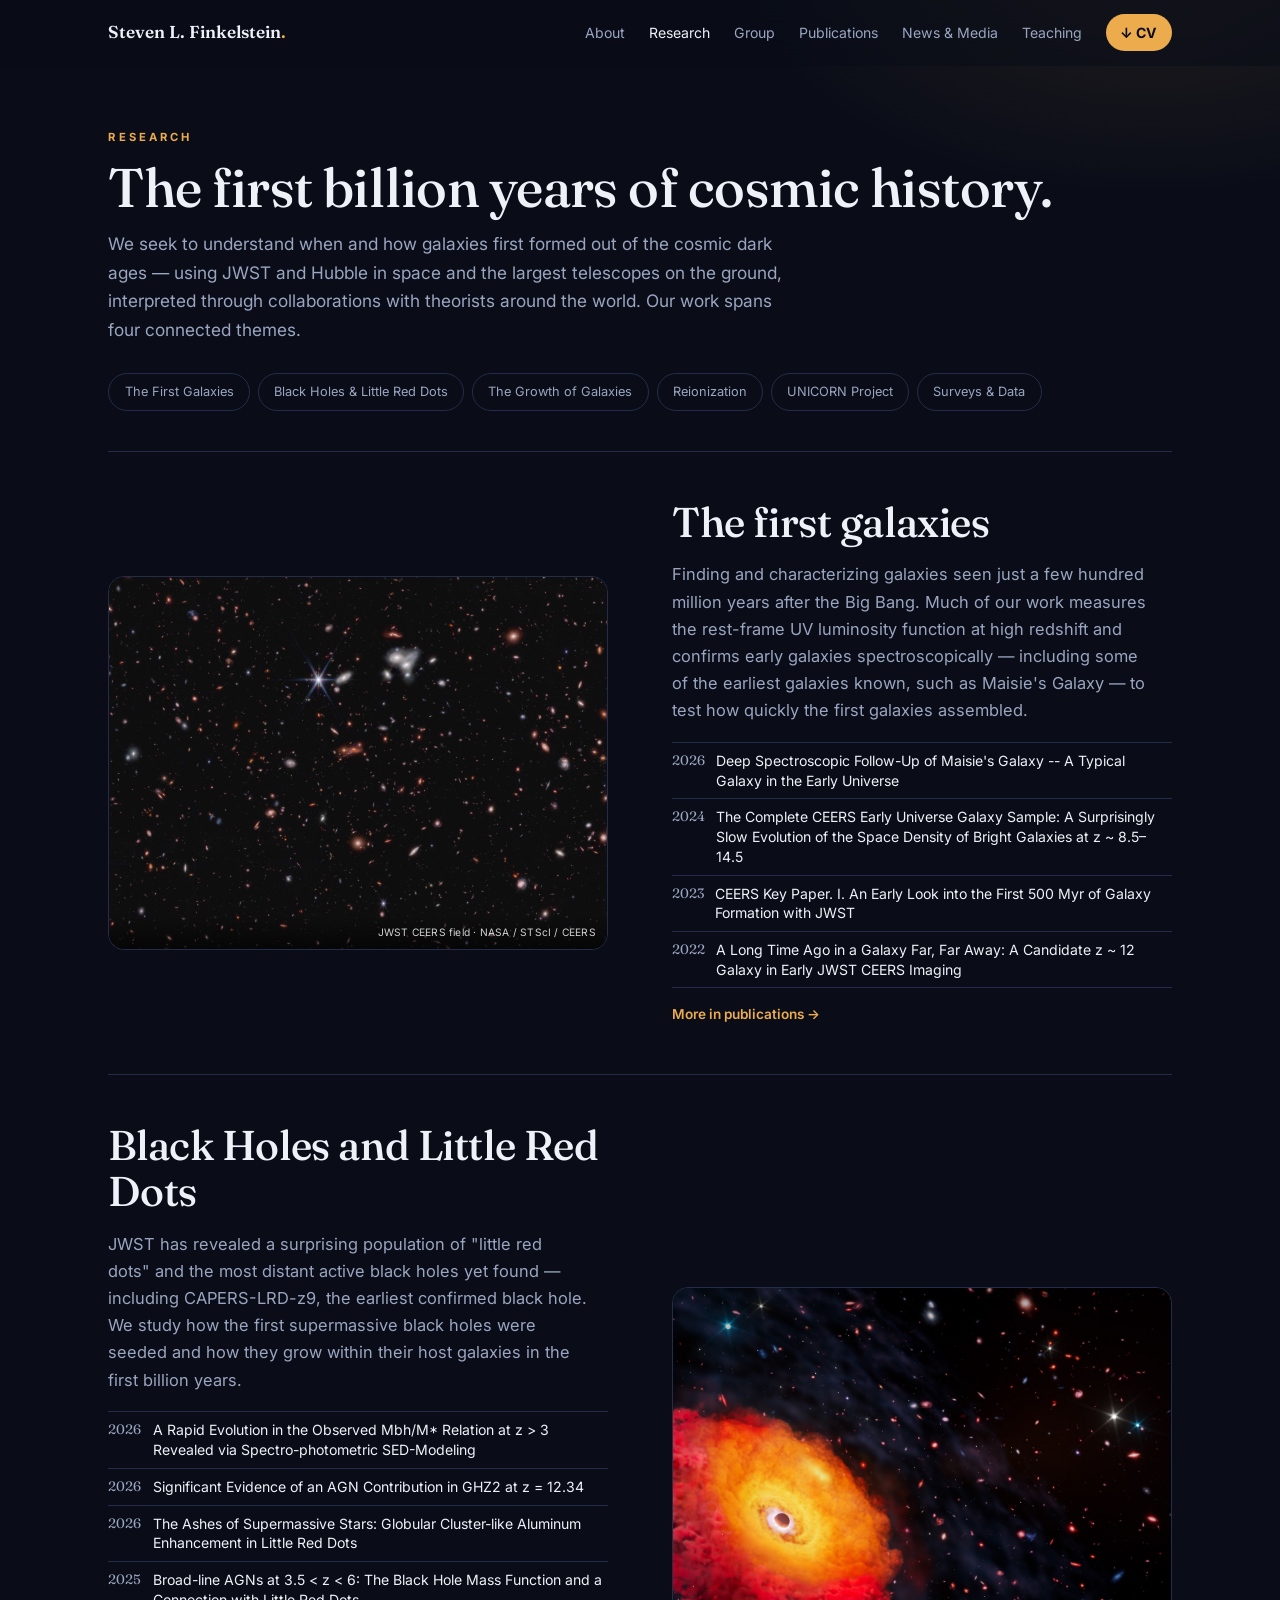
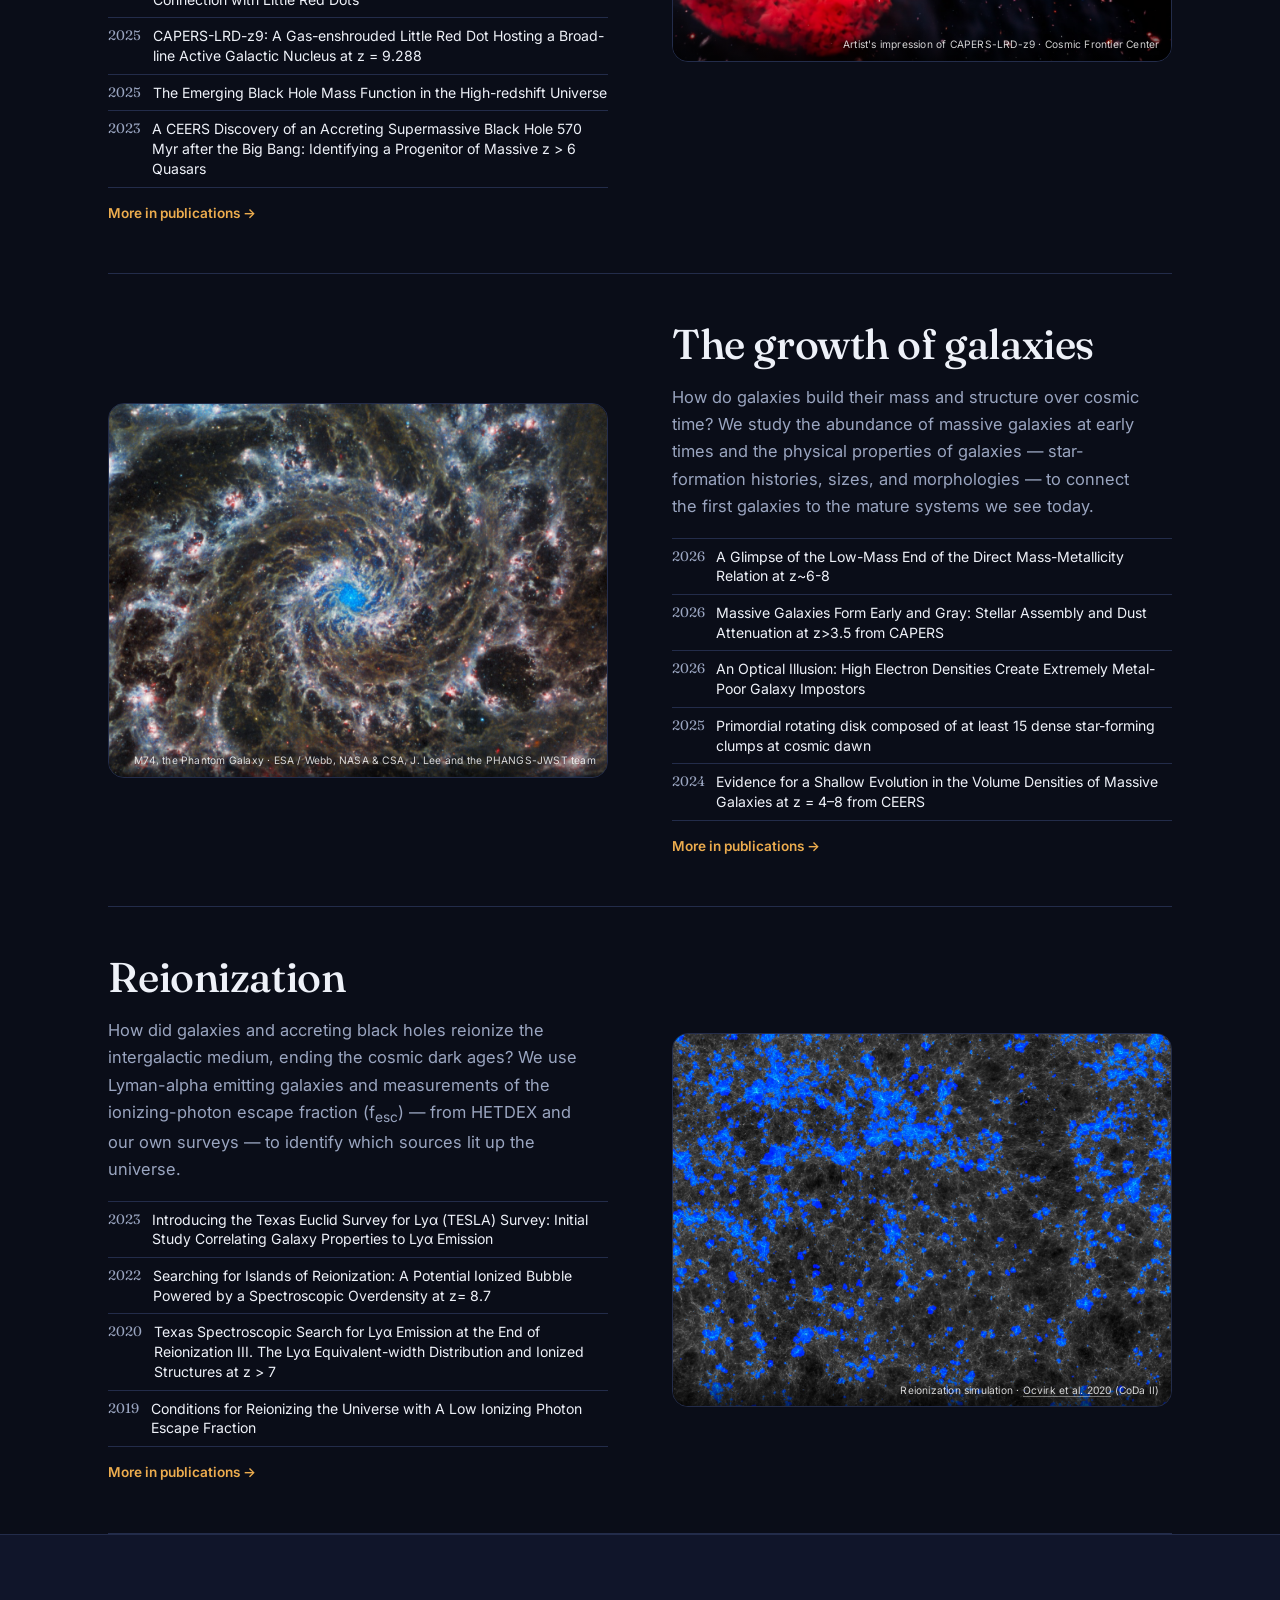
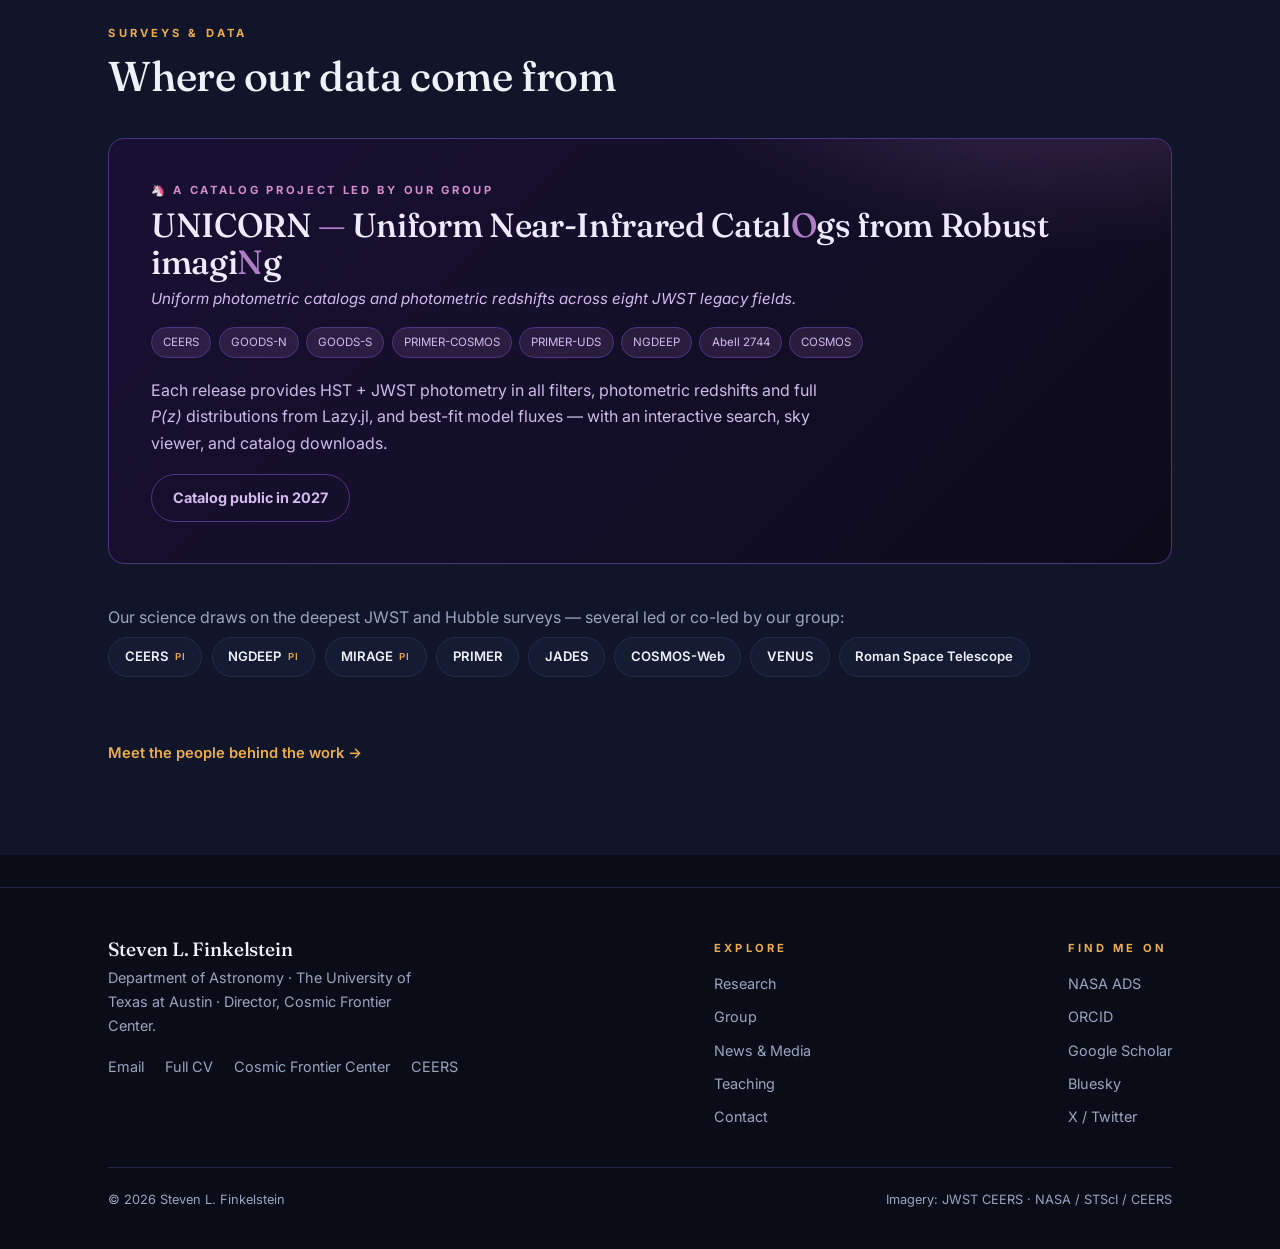
<file: research.html>
<!DOCTYPE html>
<html lang="en">
<head>
<meta charset="utf-8" />
<meta name="viewport" content="width=device-width, initial-scale=1" />
<title>Research &mdash; Steven L. Finkelstein</title>
<meta name="description" content="Research of the Finkelstein group: the first galaxies, the first black holes, the growth of galaxies, and cosmic reionization — with JWST and Hubble." />
<link rel="preconnect" href="https://fonts.googleapis.com"><link rel="preconnect" href="https://fonts.gstatic.com" crossorigin>
<link href="https://fonts.googleapis.com/css2?family=Fraunces:ital,opsz,wght@0,9..144,400;0,9..144,500;0,9..144,600;1,9..144,400&family=Inter:wght@400;500;600;700&display=swap" rel="stylesheet">
<link rel="stylesheet" href="css/site.css">
<link rel="icon" href="favicon.svg" type="image/svg+xml" />
<link rel="icon" href="favicon.ico" sizes="any" />
<link rel="apple-touch-icon" href="apple-touch-icon.png" />
<meta property="og:type" content="website" />
<meta property="og:site_name" content="Steven L. Finkelstein" />
<meta property="og:title" content="Research &mdash; Steven L. Finkelstein" />
<meta property="og:description" content="Research of the Finkelstein group: the first galaxies, the first black holes, the growth of galaxies, and cosmic reionization — with JWST and Hubble." />
<meta property="og:url" content="https://astrosteven.github.io/research.html" />
<meta property="og:image" content="https://astrosteven.github.io/images/og.jpg" />
<meta property="og:image:width" content="1200" />
<meta property="og:image:height" content="630" />
<meta name="twitter:card" content="summary_large_image" />
</head>
<body>
<header class="nav" id="nav"><div class="nav-inner">
	<a class="brand" href="index.html">Steven L. Finkelstein<span class="dot">.</span></a>
	<button class="menu-btn" aria-label="Menu" onclick="document.getElementById('menu').classList.toggle('open')">&#9776;</button>
	<nav class="menu"><ul id="menu">
		<li><a href="about.html">About</a></li>
		<li><a href="research.html" class="active">Research</a></li>
		<li><a href="group.html">Group</a></li>
		<li><a href="publications.html">Publications</a></li>
		<li><a href="news.html">News &amp; Media</a></li>
		<li><a href="teaching.html">Teaching</a></li>
		<li><a class="cv" href="files/Finkelstein_CV.pdf">&darr; CV</a></li>
	</ul></nav>
</div></header>

<section class="page-hero"><div class="wrap">
	<div class="eyebrow">Research</div>
	<h1>The first billion years of cosmic history.</h1>
	<p class="lead">We seek to understand when and how galaxies first formed out of the cosmic dark ages &mdash; using JWST and Hubble in space and the largest telescopes on the ground, interpreted through collaborations with theorists around the world. Our work spans four connected themes.</p>
	<nav class="page-map">
		<a href="#first-galaxies">The First Galaxies</a>
		<a href="#first-black-holes">Black Holes &amp; Little Red Dots</a>
		<a href="#galaxy-growth">The Growth of Galaxies</a>
		<a href="#reionization">Reionization</a>
		<a href="#unicorn">UNICORN Project</a>
		<a href="#surveys">Surveys &amp; Data</a>
	</nav>
</div></section>

<section id="themes"><div class="wrap"><div class="chapters">

	<div class="chapter" id="first-galaxies">
		<div class="ch-visual">
			<img src="images/ceers.jpg" alt="JWST CEERS deep field" />
			<div class="ch-credit">JWST CEERS field &middot; NASA / STScI / CEERS</div>
		</div>
		<div class="ch-text">
			<h2>The first galaxies</h2>
			<p>Finding and characterizing galaxies seen just a few hundred million years after the Big Bang. Much of our work measures the rest-frame UV luminosity function at high redshift and confirms early galaxies spectroscopically &mdash; including some of the earliest galaxies known, such as Maisie's Galaxy &mdash; to test how quickly the first galaxies assembled.</p>
			<ul class="theme-papers">
				<li><span class="ty">2026</span><a href="https://ui.adsabs.harvard.edu/abs/2026arXiv260708749L/abstract" target="_blank" rel="noopener">Deep Spectroscopic Follow-Up of Maisie&#x27;s Galaxy -- A Typical Galaxy in the Early Universe</a></li>
				<li><span class="ty">2024</span><a href="https://ui.adsabs.harvard.edu/abs/2024ApJ...969L...2F/abstract" target="_blank" rel="noopener">The Complete CEERS Early Universe Galaxy Sample: A Surprisingly Slow Evolution of the Space Density of Bright Galaxies at z ~ 8.5–14.5</a></li>
				<li><span class="ty">2023</span><a href="https://ui.adsabs.harvard.edu/abs/2023ApJ...946L..13F/abstract" target="_blank" rel="noopener">CEERS Key Paper. I. An Early Look into the First 500 Myr of Galaxy Formation with JWST</a></li>
				<li><span class="ty">2022</span><a href="https://ui.adsabs.harvard.edu/abs/2022ApJ...940L..55F/abstract" target="_blank" rel="noopener">A Long Time Ago in a Galaxy Far, Far Away: A Candidate z ~ 12 Galaxy in Early JWST CEERS Imaging</a></li>
			</ul>
			<a class="theme-more" href="publications.html">More in publications &rarr;</a>
		</div>
	</div>

	<div class="chapter" id="first-black-holes">
		<div class="ch-visual">
			<img src="images/capers-lrd-z9.jpg" alt="Artist's impression of the black hole in CAPERS-LRD-z9" />
			<div class="ch-credit">Artist's impression of CAPERS-LRD-z9 &middot; Cosmic Frontier Center</div>
		</div>
		<div class="ch-text">
			<h2>Black Holes and Little Red Dots</h2>
			<p>JWST has revealed a surprising population of "little red dots" and the most distant active black holes yet found &mdash; including CAPERS-LRD-z9, the earliest confirmed black hole. We study how the first supermassive black holes were seeded and how they grow within their host galaxies in the first billion years.</p>
			<ul class="theme-papers">
				<li><span class="ty">2026</span><a href="https://ui.adsabs.harvard.edu/abs/2026arXiv260530414G/abstract" target="_blank" rel="noopener">A Rapid Evolution in the Observed Mbh/M* Relation at z &gt; 3 Revealed via Spectro-photometric SED-Modeling</a></li>
				<li><span class="ty">2026</span><a href="https://ui.adsabs.harvard.edu/abs/2026ApJ..1008..227C/abstract" target="_blank" rel="noopener">Significant Evidence of an AGN Contribution in GHZ2 at z = 12.34</a></li>
				<li><span class="ty">2026</span><a href="https://ui.adsabs.harvard.edu/abs/2026arXiv260909271K/abstract" target="_blank" rel="noopener">The Ashes of Supermassive Stars: Globular Cluster-like Aluminum Enhancement in Little Red Dots</a></li>
				<li><span class="ty">2025</span><a href="https://ui.adsabs.harvard.edu/abs/2025ApJ...986..165T/abstract" target="_blank" rel="noopener">Broad-line AGNs at 3.5 &lt; z &lt; 6: The Black Hole Mass Function and a Connection with Little Red Dots</a></li>
				<li><span class="ty">2025</span><a href="https://ui.adsabs.harvard.edu/abs/2025ApJ...989L...7T/abstract" target="_blank" rel="noopener">CAPERS-LRD-z9: A Gas-enshrouded Little Red Dot Hosting a Broad-line Active Galactic Nucleus at z = 9.288</a></li>
				<li><span class="ty">2025</span><a href="https://ui.adsabs.harvard.edu/abs/2025ApJ...988..110J/abstract" target="_blank" rel="noopener">The Emerging Black Hole Mass Function in the High-redshift Universe</a></li>
				<li><span class="ty">2023</span><a href="https://ui.adsabs.harvard.edu/abs/2023ApJ...953L..29L/abstract" target="_blank" rel="noopener">A CEERS Discovery of an Accreting Supermassive Black Hole 570 Myr after the Big Bang: Identifying a Progenitor of Massive z &gt; 6 Quasars</a></li>
			</ul>
			<a class="theme-more" href="publications.html">More in publications &rarr;</a>
		</div>
	</div>

	<div class="chapter" id="galaxy-growth">
		<div class="ch-visual">
			<img src="images/m74.jpg" alt="Spiral galaxy M74, the Phantom Galaxy, imaged by JWST" />
			<div class="ch-credit">M74, the Phantom Galaxy &middot; ESA / Webb, NASA &amp; CSA, J. Lee and the PHANGS-JWST team</div>
		</div>
		<div class="ch-text">
			<h2>The growth of galaxies</h2>
			<p>How do galaxies build their mass and structure over cosmic time? We study the abundance of massive galaxies at early times and the physical properties of galaxies &mdash; star-formation histories, sizes, and morphologies &mdash; to connect the first galaxies to the mature systems we see today.</p>
			<ul class="theme-papers">
				<li><span class="ty">2026</span><a href="https://ui.adsabs.harvard.edu/abs/2026arXiv260506770H/abstract" target="_blank" rel="noopener">A Glimpse of the Low-Mass End of the Direct Mass-Metallicity Relation at z~6-8</a></li>
				<li><span class="ty">2026</span><a href="https://ui.adsabs.harvard.edu/abs/2026arXiv260513966C/abstract" target="_blank" rel="noopener">Massive Galaxies Form Early and Gray: Stellar Assembly and Dust Attenuation at z&gt;3.5 from CAPERS</a></li>
				<li><span class="ty">2026</span><a href="https://ui.adsabs.harvard.edu/abs/2026arXiv260820339H/abstract" target="_blank" rel="noopener">An Optical Illusion: High Electron Densities Create Extremely Metal-Poor Galaxy Impostors</a></li>
				<li><span class="ty">2025</span><a href="https://ui.adsabs.harvard.edu/abs/2025NatAs...9.1553F/abstract" target="_blank" rel="noopener">Primordial rotating disk composed of at least 15 dense star-forming clumps at cosmic dawn</a></li>
				<li><span class="ty">2024</span><a href="https://ui.adsabs.harvard.edu/abs/2024AJ....168..113C/abstract" target="_blank" rel="noopener">Evidence for a Shallow Evolution in the Volume Densities of Massive Galaxies at z = 4–8 from CEERS</a></li>
			</ul>
			<a class="theme-more" href="publications.html">More in publications &rarr;</a>
		</div>
	</div>

	<div class="chapter" id="reionization">
		<div class="ch-visual">
			<img src="images/reionization-ocvirk2020.jpg" alt="Cosmological simulation of reionization" />
			<div class="ch-credit">Reionization simulation &middot; <a href="https://ui.adsabs.harvard.edu/abs/2020MNRAS.496.4087O/abstract" target="_blank" rel="noopener">Ocvirk et al. 2020</a> (CoDa II)</div>
		</div>
		<div class="ch-text">
			<h2>Reionization</h2>
			<p>How did galaxies and accreting black holes reionize the intergalactic medium, ending the cosmic dark ages? We use Lyman-alpha emitting galaxies and measurements of the ionizing-photon escape fraction (f<sub>esc</sub>) &mdash; from HETDEX and our own surveys &mdash; to identify which sources lit up the universe.</p>
			<ul class="theme-papers">
				<li><span class="ty">2023</span><a href="https://ui.adsabs.harvard.edu/abs/2023ApJ...952..110C/abstract" target="_blank" rel="noopener">Introducing the Texas Euclid Survey for Lyα (TESLA) Survey: Initial Study Correlating Galaxy Properties to Lyα Emission</a></li>
				<li><span class="ty">2022</span><a href="https://ui.adsabs.harvard.edu/abs/2022ApJ...930..104L/abstract" target="_blank" rel="noopener">Searching for Islands of Reionization: A Potential Ionized Bubble Powered by a Spectroscopic Overdensity at z= 8.7</a></li>
				<li><span class="ty">2020</span><a href="https://ui.adsabs.harvard.edu/abs/2020ApJ...904..144J/abstract" target="_blank" rel="noopener">Texas Spectroscopic Search for Lyα Emission at the End of Reionization III. The Lyα Equivalent-width Distribution and Ionized Structures at z &gt; 7</a></li>
				<li><span class="ty">2019</span><a href="https://ui.adsabs.harvard.edu/abs/2019ApJ...879...36F/abstract" target="_blank" rel="noopener">Conditions for Reionizing the Universe with A Low Ionizing Photon Escape Fraction</a></li>
			</ul>
			<a class="theme-more" href="publications.html">More in publications &rarr;</a>
		</div>
	</div>

</div></div></section>

<section class="block" id="surveys" style="background:var(--bg2);border-top:1px solid var(--line)"><div class="wrap">
	<div class="head"><div class="eyebrow">Surveys &amp; Data</div><h2>Where our data come from</h2></div>

	<!-- UNICORN highlight -->
	<div class="unicorn" id="unicorn">
		<div class="uni-eyebrow">🦄 A catalog project led by our group</div>
		<h3>UNICORN <span class="uni-x">&mdash;</span> Uniform Near-Infrared Catal<span class="uni-x">O</span>gs from Robust imagi<span class="uni-x">N</span>g</h3>
		<div class="uni-sub">Uniform photometric catalogs and photometric redshifts across eight JWST legacy fields.</div>
		<div class="uni-fields"><span>CEERS</span><span>GOODS-N</span><span>GOODS-S</span><span>PRIMER-COSMOS</span><span>PRIMER-UDS</span><span>NGDEEP</span><span>Abell 2744</span><span>COSMOS</span></div>
		<p>Each release provides HST + JWST photometry in all filters, photometric redshifts and full <em>P(z)</em> distributions from Lazy.jl, and best-fit model fluxes &mdash; with an interactive search, sky viewer, and catalog downloads.</p>
		<span class="uni-btn uni-soon">Catalog public in 2027</span>
	</div>

	<p style="color:var(--muted);margin-bottom:.3rem">Our science draws on the deepest JWST and Hubble surveys &mdash; several led or co-led by our group:</p>
	<div class="survey-list">
		<a class="chip" href="https://ceers.github.io" target="_blank" rel="noopener">CEERS <span class="lead-pi">PI</span></a>
		<span class="chip">NGDEEP <span class="lead-pi">PI</span></span>
		<span class="chip">MIRAGE <span class="lead-pi">PI</span></span>
		<span class="chip">PRIMER</span>
		<span class="chip">JADES</span>
		<span class="chip">COSMOS-Web</span>
		<span class="chip">VENUS</span>
		<span class="chip">Roman Space Telescope</span>
	</div>
	<a class="seeall" href="group.html">Meet the people behind the work &rarr;</a>
</div></section>

<footer class="site"><div class="wrap">
	<div class="fgrid">
		<div>
			<h3>Steven L. Finkelstein</h3>
			<p class="muted">Department of Astronomy &middot; The University of Texas at Austin &middot; Director, Cosmic Frontier Center.</p>
			<div class="flinks">
				<a href="mailto:stevenf@astro.as.utexas.edu">Email</a>
				<a href="files/Finkelstein_CV.pdf">Full CV</a>
				<a href="https://astronomy.utexas.edu/research/cosmic-frontier-center" target="_blank" rel="noopener">Cosmic Frontier Center</a>
				<a href="https://ceers.github.io" target="_blank" rel="noopener">CEERS</a>
			</div>
		</div>
		<div>
			<div class="eyebrow">Explore</div>
			<div class="flinks col">
				<a href="research.html">Research</a>
				<a href="group.html">Group</a>
				<a href="news.html">News &amp; Media</a>
				<a href="teaching.html">Teaching</a>
				<a href="contact.html">Contact</a>
			</div>
		</div>
		<div>
			<div class="eyebrow">Find me on</div>
			<div class="flinks col">
				<a href="https://ui.adsabs.harvard.edu/search/q=orcid%3A0000-0001-8519-1130&amp;sort=citation_count+desc" target="_blank" rel="noopener">NASA ADS</a>
				<a href="https://orcid.org/0000-0001-8519-1130" target="_blank" rel="noopener">ORCID</a>
				<a href="https://scholar.google.com/citations?user=1RsI1eMAAAAJ" target="_blank" rel="noopener">Google Scholar</a>
				<a href="https://bsky.app/profile/astrosteven.bsky.social" target="_blank" rel="noopener">Bluesky</a>
				<a href="https://x.com/astrosteven" target="_blank" rel="noopener">X / Twitter</a>
			</div>
		</div>
	</div>
	<div class="copy"><span>&copy; 2026 Steven L. Finkelstein</span><span>Imagery: JWST CEERS &middot; NASA / STScI / CEERS</span></div>
</div></footer>
<script>
const nav=document.getElementById('nav');const f=()=>nav.classList.toggle('scrolled',scrollY>40);f();addEventListener('scroll',f,{passive:true});
document.querySelectorAll('#menu a').forEach(a=>a.addEventListener('click',()=>document.getElementById('menu').classList.remove('open')));
</script>
</body>
</html>
</file>
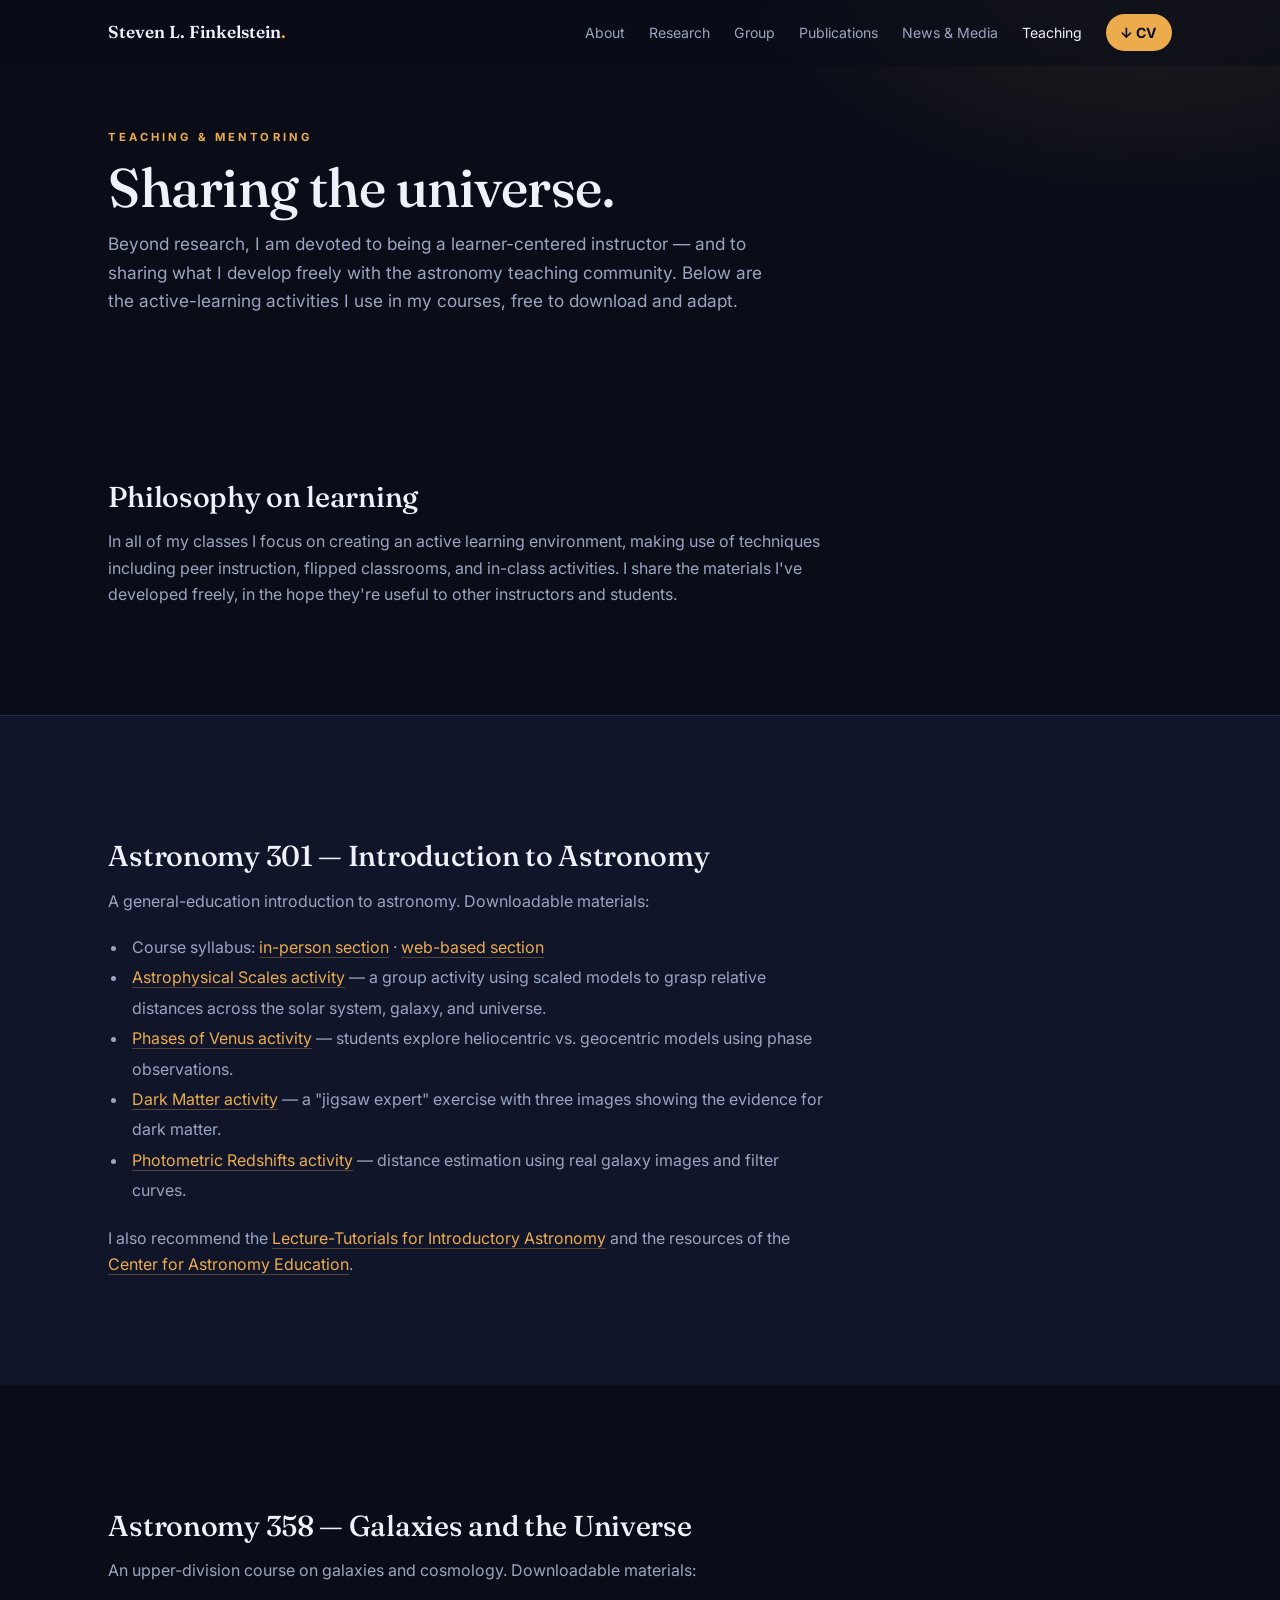
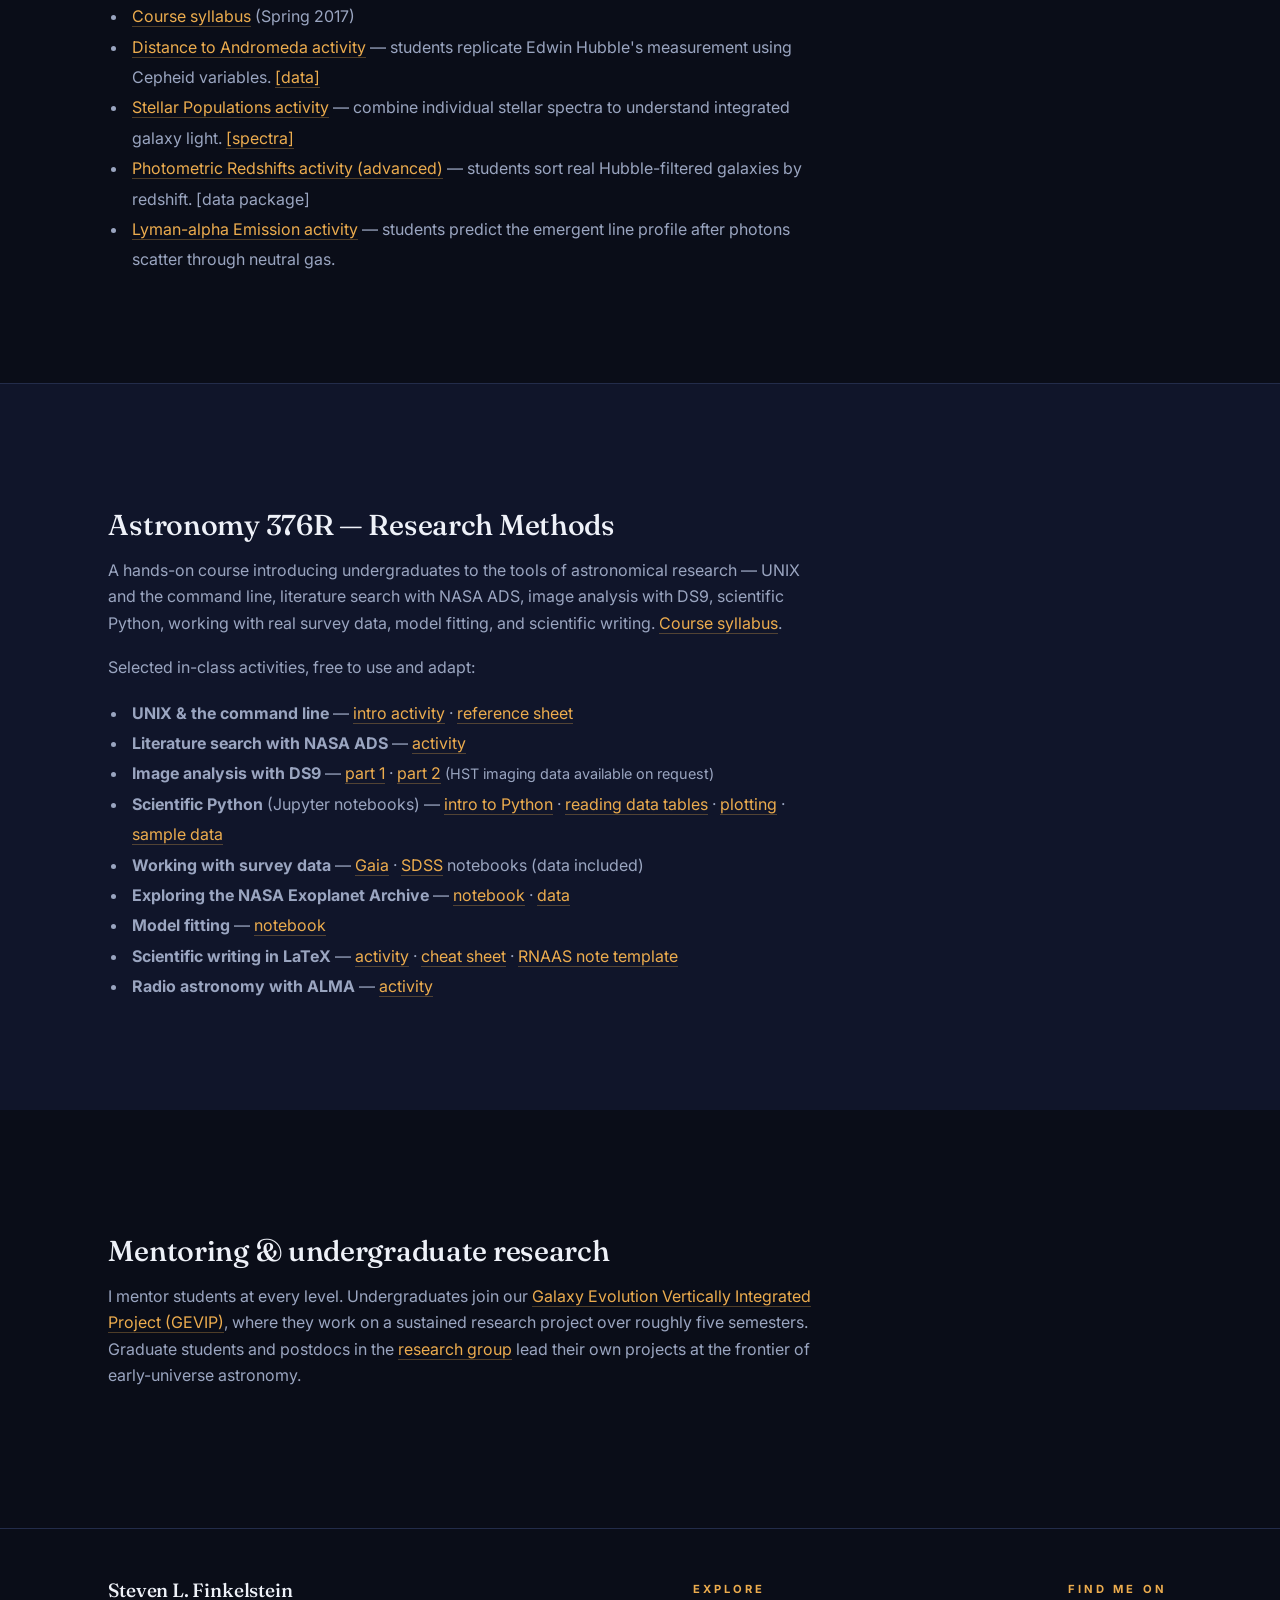
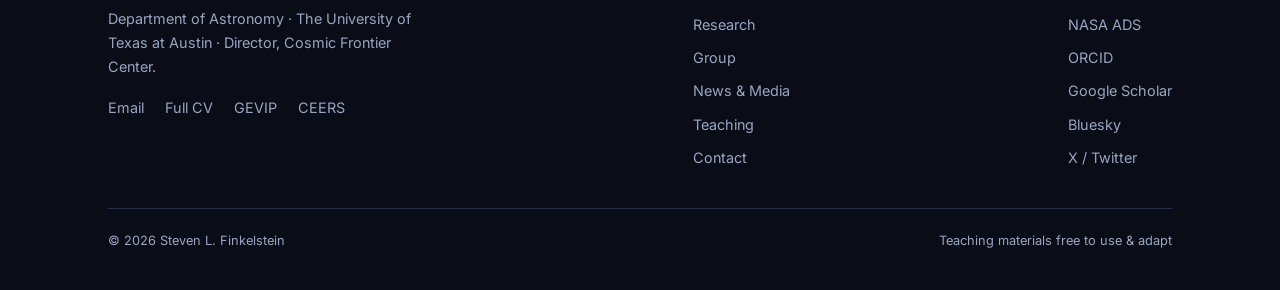
<file: teaching.html>
<!DOCTYPE html>
<html lang="en">
<head>
<meta charset="utf-8" />
<meta name="viewport" content="width=device-width, initial-scale=1" />
<title>Teaching &mdash; Steven L. Finkelstein</title>
<meta name="description" content="Teaching and mentoring by Prof. Steven L. Finkelstein — learner-centered astronomy courses and freely shared active-learning activities." />
<link rel="preconnect" href="https://fonts.googleapis.com"><link rel="preconnect" href="https://fonts.gstatic.com" crossorigin>
<link href="https://fonts.googleapis.com/css2?family=Fraunces:ital,opsz,wght@0,9..144,400;0,9..144,500;0,9..144,600;1,9..144,400&family=Inter:wght@400;500;600;700&display=swap" rel="stylesheet">
<link rel="stylesheet" href="css/site.css">
<link rel="icon" href="favicon.svg" type="image/svg+xml" />
<link rel="icon" href="favicon.ico" sizes="any" />
<link rel="apple-touch-icon" href="apple-touch-icon.png" />
<meta property="og:type" content="website" />
<meta property="og:site_name" content="Steven L. Finkelstein" />
<meta property="og:title" content="Teaching &mdash; Steven L. Finkelstein" />
<meta property="og:description" content="Teaching and mentoring by Prof. Steven L. Finkelstein — learner-centered astronomy courses and freely shared active-learning activities." />
<meta property="og:url" content="https://astrosteven.github.io/teaching.html" />
<meta property="og:image" content="https://astrosteven.github.io/images/og.jpg" />
<meta property="og:image:width" content="1200" />
<meta property="og:image:height" content="630" />
<meta name="twitter:card" content="summary_large_image" />
</head>
<body>
<header class="nav" id="nav"><div class="nav-inner">
	<a class="brand" href="index.html">Steven L. Finkelstein<span class="dot">.</span></a>
	<button class="menu-btn" aria-label="Menu" onclick="document.getElementById('menu').classList.toggle('open')">&#9776;</button>
	<nav class="menu"><ul id="menu">
		<li><a href="about.html">About</a></li>
		<li><a href="research.html">Research</a></li>
		<li><a href="group.html">Group</a></li>
		<li><a href="publications.html">Publications</a></li>
		<li><a href="news.html">News &amp; Media</a></li>
		<li><a href="teaching.html" class="active">Teaching</a></li>
		<li><a class="cv" href="files/Finkelstein_CV.pdf">&darr; CV</a></li>
	</ul></nav>
</div></header>

<section class="page-hero"><div class="wrap">
	<div class="eyebrow">Teaching &amp; Mentoring</div>
	<h1>Sharing the universe.</h1>
	<p class="lead">Beyond research, I am devoted to being a learner-centered instructor &mdash; and to sharing what I develop freely with the astronomy teaching community. Below are the active-learning activities I use in my courses, free to download and adapt.</p>
</div></section>

<section class="block"><div class="wrap"><div class="prose" style="max-width:72ch">
	<h2>Philosophy on learning</h2>
	<p>In all of my classes I focus on creating an active learning environment, making use of techniques including peer instruction, flipped classrooms, and in-class activities. I share the materials I've developed freely, in the hope they're useful to other instructors and students.</p>
</div></div></section>

<section class="block" style="background:var(--bg2);border-top:1px solid var(--line)"><div class="wrap"><div class="prose" style="max-width:72ch">
	<h2>Astronomy 301 &mdash; Introduction to Astronomy</h2>
	<p>A general-education introduction to astronomy. Downloadable materials:</p>
	<ul>
		<li>Course syllabus: <a href="files/teaching/AST301/AST301_syllabus_InPerson.pdf">in-person section</a> &middot; <a href="files/teaching/AST301/AST301_syllabus_WebBased.pdf">web-based section</a></li>
		<li><a href="files/teaching/AST301/AST301_Scales.pdf">Astrophysical Scales activity</a> &mdash; a group activity using scaled models to grasp relative distances across the solar system, galaxy, and universe.</li>
		<li><a href="files/teaching/AST301/AST301_VenusPhases.pdf">Phases of Venus activity</a> &mdash; students explore heliocentric vs. geocentric models using phase observations.</li>
		<li><a href="files/teaching/AST301/AST301_DarkMatter.pdf">Dark Matter activity</a> &mdash; a "jigsaw expert" exercise with three images showing the evidence for dark matter.</li>
		<li><a href="files/teaching/AST301/AST301_LBG.pdf">Photometric Redshifts activity</a> &mdash; distance estimation using real galaxy images and filter curves.</li>
	</ul>
	<p>I also recommend the <a href="https://www.amazon.com/Lecture-Tutorials-Introductory-Astronomy-Edward-Prather/dp/0321820460" target="_blank" rel="noopener">Lecture-Tutorials for Introductory Astronomy</a> and the resources of the <a href="https://astronomy101.jpl.nasa.gov" target="_blank" rel="noopener">Center for Astronomy Education</a>.</p>
</div></div></section>

<section class="block"><div class="wrap"><div class="prose" style="max-width:72ch">
	<h2>Astronomy 358 &mdash; Galaxies and the Universe</h2>
	<p>An upper-division course on galaxies and cosmology. Downloadable materials:</p>
	<ul>
		<li><a href="files/teaching/AST358/AST358_syllabus_Spring17.pdf">Course syllabus</a> (Spring 2017)</li>
		<li><a href="files/teaching/AST358/AST358_Andromeda.pdf">Distance to Andromeda activity</a> &mdash; students replicate Edwin Hubble's measurement using Cepheid variables. <a href="files/teaching/AST358/cepheids.tar">[data]</a></li>
		<li><a href="files/teaching/AST358/AST358_StellarPopulations.pdf">Stellar Populations activity</a> &mdash; combine individual stellar spectra to understand integrated galaxy light. <a href="files/teaching/AST358/spectra.pdf">[spectra]</a></li>
		<li><a href="files/teaching/AST358/photoz.tar">Photometric Redshifts activity (advanced)</a> &mdash; students sort real Hubble-filtered galaxies by redshift. [data package]</li>
		<li><a href="files/teaching/AST358/AST358_LymanAlpha.pdf">Lyman-alpha Emission activity</a> &mdash; students predict the emergent line profile after photons scatter through neutral gas.</li>
	</ul>
</div></div></section>

<section class="block" style="background:var(--bg2);border-top:1px solid var(--line)"><div class="wrap"><div class="prose" style="max-width:72ch">
	<h2>Astronomy 376R &mdash; Research Methods</h2>
	<p>A hands-on course introducing undergraduates to the tools of astronomical research &mdash; UNIX and the command line, literature search with NASA ADS, image analysis with DS9, scientific Python, working with real survey data, model fitting, and scientific writing. <a href="files/teaching/AST376R/AST376R_Syllabus.pdf">Course syllabus</a>.</p>
	<p>Selected in-class activities, free to use and adapt:</p>
	<ul>
		<li><b>UNIX &amp; the command line</b> &mdash; <a href="files/teaching/AST376R/module1/Class1_UNIX.pdf">intro activity</a> &middot; <a href="files/teaching/AST376R/module1/Unix_Reference_Sheet.pdf">reference sheet</a></li>
		<li><b>Literature search with NASA ADS</b> &mdash; <a href="files/teaching/AST376R/module1/Class2_ADS.pdf">activity</a></li>
		<li><b>Image analysis with DS9</b> &mdash; <a href="files/teaching/AST376R/module2/Class3_ds9_part1.pdf">part 1</a> &middot; <a href="files/teaching/AST376R/module2/Class4_ds9_part2.pdf">part 2</a> <span style="color:var(--muted);font-size:.9em">(HST imaging data available on request)</span></li>
		<li><b>Scientific Python</b> (Jupyter notebooks) &mdash; <a href="files/teaching/AST376R/module3/Class5_IntroPython_practice.ipynb">intro to Python</a> &middot; <a href="files/teaching/AST376R/module3/Class7_ReadingDataTables.ipynb">reading data tables</a> &middot; <a href="files/teaching/AST376R/module3/Class9_Plotting.ipynb">plotting</a> &middot; <a href="files/teaching/AST376R/module3/Finkelstein24_data.csv">sample data</a></li>
		<li><b>Working with survey data</b> &mdash; <a href="files/teaching/AST376R/module4/Gaia_survey_data.ipynb">Gaia</a> &middot; <a href="files/teaching/AST376R/module4/SDSS_survey_data.ipynb">SDSS</a> notebooks (data included)</li>
		<li><b>Exploring the NASA Exoplanet Archive</b> &mdash; <a href="files/teaching/AST376R/module4/Exoplanet_archive.ipynb">notebook</a> &middot; <a href="files/teaching/AST376R/module4/exoplanet_archive.csv">data</a></li>
		<li><b>Model fitting</b> &mdash; <a href="files/teaching/AST376R/module5/Model_fitting.ipynb">notebook</a></li>
		<li><b>Scientific writing in LaTeX</b> &mdash; <a href="files/teaching/AST376R/module4/LaTeX_activity.pdf">activity</a> &middot; <a href="files/teaching/AST376R/module4/LaTeX_cheatsheet.pdf">cheat sheet</a> &middot; <a href="files/teaching/AST376R/module4/rnaas-template/rnaas.tex">RNAAS note template</a></li>
		<li><b>Radio astronomy with ALMA</b> &mdash; <a href="files/teaching/AST376R/module4/ALMA_activity.pdf">activity</a></li>
	</ul>
</div></div></section>

<section class="block"><div class="wrap"><div class="prose" style="max-width:72ch">
	<h2>Mentoring &amp; undergraduate research</h2>
	<p>I mentor students at every level. Undergraduates join our <a href="https://astrosteven.github.io/gevip/" target="_blank" rel="noopener">Galaxy Evolution Vertically Integrated Project (GEVIP)</a>, where they work on a sustained research project over roughly five semesters. Graduate students and postdocs in the <a href="group.html">research group</a> lead their own projects at the frontier of early-universe astronomy.</p>
</div></div></section>

<footer class="site"><div class="wrap">
	<div class="fgrid">
		<div>
			<h3>Steven L. Finkelstein</h3>
			<p class="muted">Department of Astronomy &middot; The University of Texas at Austin &middot; Director, Cosmic Frontier Center.</p>
			<div class="flinks">
				<a href="mailto:stevenf@astro.as.utexas.edu">Email</a>
				<a href="files/Finkelstein_CV.pdf">Full CV</a>
				<a href="https://astrosteven.github.io/gevip/" target="_blank" rel="noopener">GEVIP</a>
				<a href="https://ceers.github.io" target="_blank" rel="noopener">CEERS</a>
			</div>
		</div>
		<div>
			<div class="eyebrow">Explore</div>
			<div class="flinks col">
				<a href="research.html">Research</a>
				<a href="group.html">Group</a>
				<a href="news.html">News &amp; Media</a>
				<a href="teaching.html">Teaching</a>
				<a href="contact.html">Contact</a>
			</div>
		</div>
		<div>
			<div class="eyebrow">Find me on</div>
			<div class="flinks col">
				<a href="https://ui.adsabs.harvard.edu/search/q=orcid%3A0000-0001-8519-1130&amp;sort=citation_count+desc" target="_blank" rel="noopener">NASA ADS</a>
				<a href="https://orcid.org/0000-0001-8519-1130" target="_blank" rel="noopener">ORCID</a>
				<a href="https://scholar.google.com/citations?user=1RsI1eMAAAAJ" target="_blank" rel="noopener">Google Scholar</a>
				<a href="https://bsky.app/profile/astrosteven.bsky.social" target="_blank" rel="noopener">Bluesky</a>
				<a href="https://x.com/astrosteven" target="_blank" rel="noopener">X / Twitter</a>
			</div>
		</div>
	</div>
	<div class="copy"><span>&copy; 2026 Steven L. Finkelstein</span><span>Teaching materials free to use &amp; adapt</span></div>
</div></footer>
<script>
const nav=document.getElementById('nav');const f=()=>nav.classList.toggle('scrolled',scrollY>40);f();addEventListener('scroll',f,{passive:true});
document.querySelectorAll('#menu a').forEach(a=>a.addEventListener('click',()=>document.getElementById('menu').classList.remove('open')));
</script>
</body>
</html>
</file>
<file: css/site.css>
/* ============================================================
   Steven L. Finkelstein — site design system  ("Editorial Portrait")
   Shared stylesheet for all pages.
   ============================================================ */

:root{
	--bg:#0a0d18; --bg2:#10152a; --bg3:#141b33; --line:#232c4a;
	--text:#eef1f8; --muted:#9aa5c0;
	--amber:#ecac4e; --cyan:#5bd3ea; --red:#d9594c;
	--maxw:1140px;
	--rad:16px;
}
*{box-sizing:border-box;margin:0;padding:0}
html{scroll-behavior:smooth}
body{background:var(--bg);color:var(--text);
	font-family:'Inter',system-ui,-apple-system,Segoe UI,Roboto,sans-serif;
	line-height:1.65;-webkit-font-smoothing:antialiased;overflow-x:hidden}
a{color:inherit;text-decoration:none}
img{max-width:100%;display:block}
h1,h2,h3,h4{font-family:'Fraunces',Georgia,'Times New Roman',serif;font-weight:500;line-height:1.1;letter-spacing:-.01em}
.wrap{max-width:var(--maxw);margin:0 auto;padding:0 clamp(1.2rem,4vw,2.4rem)}
.eyebrow{font-size:.7rem;font-weight:700;letter-spacing:.28em;text-transform:uppercase;color:var(--amber)}
.amber{color:var(--amber)} .italic{font-style:italic}

/* ---------- NAV ---------- */
header.nav{position:fixed;inset:0 0 auto 0;z-index:50;background:rgba(10,13,24,.55);
	backdrop-filter:blur(14px);border-bottom:1px solid transparent;transition:background .3s,border-color .3s}
header.nav.scrolled{background:rgba(10,13,24,.92);border-bottom-color:var(--line)}
.nav-inner{max-width:var(--maxw);margin:0 auto;padding:.85rem clamp(1.2rem,4vw,2.4rem);
	display:flex;align-items:center;justify-content:space-between;gap:1rem}
.brand{font-family:'Fraunces';font-weight:600;font-size:1.08rem;white-space:nowrap}
.brand .dot{color:var(--amber)}
nav.menu ul{display:flex;gap:1.5rem;list-style:none;align-items:center}
nav.menu a{font-size:.88rem;color:var(--muted);transition:color .2s}
nav.menu a:hover,nav.menu a.active{color:var(--text)}
nav.menu a.cv{color:var(--bg);background:var(--amber);padding:.45rem .9rem;border-radius:2rem;font-weight:700;display:inline-flex;gap:.4rem;align-items:center}
nav.menu a.cv:hover{background:#f4bd68;color:var(--bg)}
.menu-btn{display:none;background:none;border:0;color:var(--text);font-size:1.5rem;cursor:pointer;line-height:1}

@media(max-width:820px){
	.menu-btn{display:block}
	nav.menu ul{position:fixed;inset:0 0 0 auto;width:min(80vw,320px);flex-direction:column;
		align-items:flex-start;gap:1.3rem;background:var(--bg2);border-left:1px solid var(--line);
		padding:5.5rem 2rem;transform:translateX(100%);transition:transform .3s;box-shadow:-30px 0 60px rgba(0,0,0,.5)}
	nav.menu ul.open{transform:translateX(0)}
	nav.menu a{font-size:1.05rem}
}

/* ---------- BUTTONS ---------- */
.btn{display:inline-flex;align-items:center;gap:.5rem;padding:.75rem 1.3rem;border-radius:2rem;
	font-size:.9rem;font-weight:600;transition:transform .15s,background .2s,border-color .2s,color .2s}
.btn:hover{transform:translateY(-2px)}
.btn-p{background:var(--amber);color:var(--bg)} .btn-p:hover{background:#f4bd68;color:var(--bg)}
.btn-g{border:1px solid var(--line);color:var(--text)} .btn-g:hover{border-color:var(--amber);color:var(--amber)}

/* ---------- MASTHEAD (home + about) ---------- */
.mast{padding:8rem 0 4rem;position:relative;
	background:radial-gradient(760px 520px at 88% 8%,rgba(91,211,234,.12),transparent 62%)}
.mast-grid{display:grid;grid-template-columns:auto 1fr;gap:clamp(1.6rem,4vw,3rem);align-items:center}
.portrait{width:clamp(130px,16vw,185px);aspect-ratio:1;border-radius:18px;object-fit:cover;
	border:1px solid var(--line);box-shadow:0 20px 50px rgba(0,0,0,.5);outline:6px solid rgba(236,172,78,.08)}
.mast h1{font-size:clamp(2.3rem,5.4vw,3.8rem);margin:.9rem 0 .5rem}
.mast h1 em{font-style:italic;color:var(--amber)}
.mast .titles{color:var(--muted);font-size:1rem;line-height:1.8}
.mast .titles b{color:var(--text);font-weight:600}
.mast .btns{display:flex;gap:.8rem;flex-wrap:wrap;margin-top:1.5rem}
@media(max-width:620px){.mast-grid{grid-template-columns:1fr}}

/* ---------- INTERIOR PAGE HERO ---------- */
.page-hero{padding:8rem 0 2.5rem;background:radial-gradient(700px 400px at 90% -10%,rgba(236,172,78,.10),transparent 60%)}
.page-hero h1{font-size:clamp(2.2rem,5vw,3.4rem);margin:.7rem 0 .8rem}
.page-hero p.lead{color:var(--muted);font-size:1.08rem;max-width:62ch}

/* ---------- SECTIONS ---------- */
section.block{padding:clamp(3.5rem,7vw,6rem) 0}
.head{max-width:640px;margin-bottom:2.4rem}
.head h2{font-size:clamp(1.8rem,4vw,2.6rem);margin:.7rem 0 .6rem}
.head p{color:var(--muted)}
.seeall{display:inline-block;margin-top:2rem;color:var(--amber);font-weight:600;font-size:.92rem;transition:letter-spacing .2s}
.seeall:hover{letter-spacing:.02em}

/* ---------- RESEARCH CHAPTERS (no cards) ---------- */
.chapters{border-top:1px solid var(--line)}
.chapter{display:grid;grid-template-columns:1fr 1fr;gap:clamp(1.5rem,5vw,4.5rem);align-items:center;
	padding:clamp(1.6rem,4vw,3rem) 0;border-bottom:1px solid var(--line)}
.chapter:nth-child(even) .ch-visual{order:2}
.ch-visual{aspect-ratio:4/3;border-radius:var(--rad);overflow:hidden;position:relative;border:1px solid var(--line)}
.ch-visual img{width:100%;height:100%;object-fit:cover}
.ch-visual.g-cyan{background:radial-gradient(120% 120% at 20% 10%,rgba(91,211,234,.4),transparent 55%),linear-gradient(145deg,#0e2740,#0a0d18)}
.ch-visual.g-red{background:radial-gradient(120% 120% at 80% 20%,rgba(217,89,76,.45),transparent 55%),linear-gradient(145deg,#2a1012,#0a0d18)}
.ch-visual.g-amber{background:radial-gradient(120% 120% at 70% 80%,rgba(236,172,78,.4),transparent 55%),linear-gradient(145deg,#2a2210,#0a0d18)}
.ch-visual .glyph{position:absolute;inset:0;display:flex;align-items:center;justify-content:center;
	font-family:'Fraunces';font-style:italic;font-size:clamp(2rem,5vw,3.4rem);color:rgba(255,255,255,.92);text-align:center;padding:1rem}
.ch-text .eyebrow{margin-bottom:1rem}
.ch-text h2{font-size:clamp(1.7rem,3.6vw,2.6rem);margin-bottom:1rem}
.ch-text p{color:var(--muted);font-size:1.03rem;max-width:48ch;margin-bottom:.9rem}
.ch-text .more{display:inline-block;margin-top:.5rem;color:var(--amber);font-weight:600;font-size:.92rem}
@media(max-width:720px){.chapter{grid-template-columns:1fr}.chapter:nth-child(even) .ch-visual{order:0}}

/* ---------- NEWS LIST + HUB ---------- */
.news-wrap{background:var(--bg2)}
.tabs{display:flex;gap:.5rem;flex-wrap:wrap;margin-bottom:1.6rem}
.tab{font-size:.78rem;font-weight:600;letter-spacing:.05em;color:var(--muted);background:transparent;
	border:1px solid var(--line);padding:.5rem 1rem;border-radius:2rem;cursor:pointer;transition:.2s}
.tab:hover{color:var(--text);border-color:var(--muted)}
.tab.active{background:var(--amber);color:var(--bg);border-color:var(--amber)}
.nlist{border-top:1px solid var(--line)}
.nrow{display:grid;grid-template-columns:120px 118px 1fr auto;gap:1.2rem;align-items:center;
	padding:1.25rem .3rem;border-bottom:1px solid var(--line);transition:padding-left .2s,background .2s}
.nrow:hover{padding-left:1rem;background:rgba(255,255,255,.02)}
.nrow .date{font-size:.82rem;color:var(--muted)}
.nrow .outlet{display:block;font-size:.76rem;color:var(--muted);margin-top:.15rem}
.tag{font-size:.58rem;font-weight:700;letter-spacing:.14em;text-transform:uppercase;padding:.32em .7em;border-radius:2em;justify-self:start;white-space:nowrap}
.tag.press{background:rgba(236,172,78,.16);color:var(--amber)}
.tag.news{background:rgba(91,211,234,.16);color:var(--cyan)}
.tag.talk{background:rgba(217,89,76,.18);color:var(--red)}
.nrow h4{font-family:'Inter';font-weight:600;font-size:1rem;line-height:1.4}
.nrow:hover h4{color:var(--amber)}
.nrow .arrow{color:var(--muted);transition:transform .2s}.nrow:hover .arrow{transform:translateX(4px);color:var(--amber)}
.nrow .altlink{display:inline-block;margin-top:.3rem;font-size:.8rem;color:var(--cyan)}
@media(max-width:720px){.nrow{grid-template-columns:1fr;gap:.45rem}.nrow .arrow{display:none}}

/* ---------- PEOPLE ---------- */
.people{display:flex;flex-wrap:wrap;gap:1.1rem;margin-top:.3rem}
.person{text-align:center;width:86px}
.person img{width:78px;height:78px;border-radius:50%;object-fit:cover;border:2px solid var(--line);filter:grayscale(.25);transition:.2s}
.person:hover img{border-color:var(--amber);filter:none}
.person span{display:block;font-size:.72rem;color:var(--muted);margin-top:.45rem}
.person a{display:block;border-bottom:none}
.person a:hover span{color:var(--amber)}
.person .pav{width:78px;height:78px;border-radius:50%;display:flex;align-items:center;justify-content:center;
	margin:0 auto;background:linear-gradient(145deg,#1d2545,#121831);border:2px solid var(--line);
	font-family:'Fraunces',serif;color:var(--amber);font-size:1.35rem;transition:border-color .2s}
.person a:hover .pav{border-color:var(--amber)}

/* People — full cards (group page) */
.member-grid{display:grid;grid-template-columns:repeat(auto-fill,minmax(280px,1fr));gap:1.6rem}
.member{background:var(--bg3);border:1px solid var(--line);border-radius:var(--rad);overflow:hidden;transition:transform .2s,border-color .2s}
.member:hover{transform:translateY(-4px);border-color:var(--line)}
.member .mimg{aspect-ratio:1;overflow:hidden;background:var(--bg2)}
.member .mimg img{width:100%;height:100%;object-fit:cover}
.member .mbody{padding:1.3rem}
.member h4{font-size:1.2rem;margin-bottom:.1rem}
.member .role{color:var(--amber);font-size:.8rem;font-weight:600;margin-bottom:.7rem}
.member p{color:var(--muted);font-size:.9rem}

/* ---------- PROSE / GENERIC CONTENT ---------- */
.prose{max-width:70ch}
.prose h2{font-size:1.8rem;margin:2.2rem 0 1rem}
.prose h3{font-size:1.3rem;margin:1.8rem 0 .7rem;color:var(--text)}
.prose p{color:var(--muted);margin-bottom:1.1rem}
.prose a{color:var(--amber);border-bottom:1px solid rgba(236,172,78,.3)}
.prose a:hover{border-bottom-color:var(--amber)}
.prose ul{color:var(--muted);margin:0 0 1.2rem 1.2rem;line-height:1.9}
.prose ul li{padding-left:.3rem}

/* ---------- PUBLICATIONS ---------- */
.pub{display:block;padding:1.3rem 0;border-bottom:1px solid var(--line);transition:padding-left .2s}
.pub:hover{padding-left:.6rem}
.pub .pyear{font-family:'Fraunces';color:var(--amber);font-size:.95rem}
.pub h4{font-family:'Inter';font-weight:600;font-size:1.05rem;margin:.2rem 0}
.pub .pmeta{color:var(--muted);font-size:.85rem}

/* ---------- CONTACT ---------- */
.contact-grid{display:grid;grid-template-columns:1.1fr 1fr;gap:clamp(1.5rem,5vw,4rem);align-items:start}
.contact-card{background:var(--bg3);border:1px solid var(--line);border-radius:var(--rad);padding:1.6rem}
.contact-card .row{display:flex;justify-content:space-between;gap:1rem;padding:.7rem 0;border-bottom:1px dashed var(--line);font-size:.92rem}
.contact-card .row:last-child{border-bottom:0}
.contact-card .row span:first-child{color:var(--muted)}
@media(max-width:720px){.contact-grid{grid-template-columns:1fr}}

/* ---------- FOOTER ---------- */
footer.site{padding:3.2rem 0 2.4rem;border-top:1px solid var(--line);margin-top:2rem}
.fgrid{display:flex;justify-content:space-between;flex-wrap:wrap;gap:2rem}
.fgrid h3{font-size:1.2rem;margin-bottom:.4rem}
.fgrid .muted{color:var(--muted);font-size:.9rem;max-width:34ch}
.flinks{display:flex;gap:1.3rem;flex-wrap:wrap;margin-top:1.1rem}
.flinks.col{flex-direction:column;gap:.6rem;margin-top:.9rem}
.flinks a{color:var(--muted);font-size:.9rem}.flinks a:hover{color:var(--amber)}
.copy{margin-top:2.4rem;padding-top:1.3rem;border-top:1px solid var(--line);color:var(--muted);font-size:.8rem;
	display:flex;justify-content:space-between;flex-wrap:wrap;gap:.6rem}

/* ---------- IMAGE CREDIT (on research chapter visuals) ---------- */
.ch-visual{position:relative}
.ch-credit{position:absolute;left:0;right:0;bottom:0;padding:.5rem .7rem;
	font-size:.64rem;letter-spacing:.02em;color:rgba(255,255,255,.82);
	background:linear-gradient(0deg,rgba(0,0,0,.6),transparent);text-align:right}
.ch-credit a{color:inherit;border-bottom:1px solid rgba(255,255,255,.4)}

/* ---------- DATA SOURCES (survey chips) ---------- */
.survey-list{display:flex;flex-wrap:wrap;gap:.6rem;margin:.4rem 0 2rem}
.chip{display:inline-flex;align-items:center;gap:.4rem;font-size:.82rem;font-weight:600;
	color:var(--text);background:var(--bg3);border:1px solid var(--line);
	padding:.5rem .95rem;border-radius:2rem;transition:border-color .2s,transform .15s}
.chip:hover{border-color:var(--amber);transform:translateY(-2px)}
.chip .lead-pi{font-size:.6rem;letter-spacing:.12em;text-transform:uppercase;color:var(--amber)}

/* ---------- UNICORN HIGHLIGHT BOX ---------- */
.unicorn{position:relative;overflow:hidden;border-radius:var(--rad);
	border:1px solid #4e3580;background:
	radial-gradient(640px 320px at 90% -20%,rgba(176,124,198,.28),transparent 60%),
	linear-gradient(135deg,#181033 0%,#120e26 60%,#0d0a1a 100%);
	padding:clamp(1.6rem,4vw,2.6rem);margin:0 0 2.5rem}
.unicorn .uni-eyebrow{font-size:.7rem;font-weight:700;letter-spacing:.24em;text-transform:uppercase;color:#d48ec9}
.unicorn h3{font-size:clamp(1.5rem,3.4vw,2.1rem);margin:.5rem 0 .3rem;color:#f0eaff}
.unicorn h3 .uni-x{color:#b07cc6}
.unicorn .uni-sub{color:#d4baee;font-style:italic;font-size:.95rem;margin-bottom:1rem}
.unicorn p{color:#cdbce8;max-width:70ch;margin-bottom:1.1rem}
.unicorn .uni-btn{display:inline-flex;align-items:center;gap:.5rem;background:#b07cc6;color:#140e22;
	font-weight:700;font-size:.9rem;padding:.7rem 1.3rem;border-radius:2rem;transition:background .2s,transform .15s}
.unicorn .uni-btn:hover{background:#d48ec9;transform:translateY(-2px)}
.unicorn .uni-btn.uni-soon{background:transparent;border:1px solid #4e3580;color:#d4baee;cursor:default}
.unicorn .uni-btn.uni-soon:hover{background:transparent;transform:none}
.unicorn .uni-fields{display:flex;flex-wrap:wrap;gap:.45rem;margin-bottom:1.2rem}
.unicorn .uni-fields span{font-size:.72rem;color:#d4baee;background:rgba(176,124,198,.14);
	border:1px solid #4e3580;padding:.3rem .7rem;border-radius:2rem}

/* ---------- MEMBER PLACEHOLDER AVATAR (no photo yet) ---------- */
.mimg.ph{display:flex;align-items:center;justify-content:center;
	background:linear-gradient(145deg,#1d2545,#121831)}
.mimg.ph span{font-family:'Fraunces',serif;font-size:2.6rem;color:var(--amber);opacity:.85}

/* member role sub-note (e.g. "also PhD alumna") */
.member .subnote{font-size:.78rem;color:var(--muted);margin-top:.5rem;font-style:italic}
.member .mlink{display:inline-block;margin-top:.7rem;font-size:.82rem;color:var(--amber);font-weight:600}
.member .mlink + .mlink{margin-left:1.1rem}

/* alumni links */
.prose ul li a.alum{color:var(--amber);border-bottom:1px solid rgba(236,172,78,.3)}

/* ---------- PUBLICATIONS SEARCH + FILTER ---------- */
.pubsearch{width:100%;max-width:520px;background:var(--bg3);border:1px solid var(--line);
	color:var(--text);font-family:inherit;font-size:.95rem;padding:.8rem 1.1rem;border-radius:2rem;margin-bottom:1rem}
.pubsearch:focus{outline:none;border-color:var(--amber)}
.pubsearch::placeholder{color:var(--muted)}
.pubcount{font-size:.82rem;color:var(--muted);margin:.2rem 0 1.4rem}
.pub-top{display:flex;align-items:center;gap:.7rem;margin-bottom:.35rem}
.pub .tag{font-size:.56rem}
.tag.role-first{background:rgba(236,172,78,.18);color:var(--amber)}
.tag.role-student{background:rgba(91,211,234,.16);color:var(--cyan)}
.tag.role-second{background:rgba(176,124,198,.2);color:#d48ec9}
.tag.role-coauthor{background:rgba(255,255,255,.08);color:var(--muted)}
.tag.role-other{background:rgba(217,89,76,.16);color:var(--red)}
.tag.role-postled{background:rgba(154,123,208,.22);color:#bfa6ea}
.tag.role-gradled{background:rgba(91,211,234,.16);color:var(--cyan)}
.tag.role-ugradled{background:rgba(89,179,122,.20);color:#6cc38a}
.lm.lm-postled{border-top-color:#9a7bd0}
.lm.lm-gradled{border-top-color:var(--cyan)}
.lm.lm-ugradled{border-top-color:#59b37a}
.pmeta{word-break:break-word}

/* ---------- RECENT PAPERS (research page, grouped by category) ---------- */
.rp-cat{margin-bottom:2.2rem}
.rp-head{display:flex;align-items:baseline;justify-content:space-between;gap:1rem;border-bottom:2px solid var(--line);padding-bottom:.5rem;margin-bottom:.2rem}
.rp-head h3{font-size:1.25rem}
.rp-all{font-size:.78rem;color:var(--amber);font-weight:600;white-space:nowrap}
.rp{display:grid;grid-template-columns:54px 1fr;gap:.9rem;padding:.6rem 0;border-bottom:1px solid rgba(255,255,255,.06)}
.rp-yr{font-family:'Fraunces',serif;color:var(--muted);font-size:.9rem}
.rp-t{font-size:.95rem;line-height:1.45}
.rp-t a{border-bottom:none}
.rp-t a:hover{color:var(--amber)}

/* ---------- LANDMARK GRID (publications, compact) ---------- */
.landmark-grid{display:grid;grid-template-columns:repeat(4,1fr);gap:1rem;margin-top:.5rem}
@media(max-width:900px){.landmark-grid{grid-template-columns:repeat(2,1fr)}}
@media(max-width:520px){.landmark-grid{grid-template-columns:1fr}}
.lm{display:flex;flex-direction:column;gap:.55rem;background:var(--bg3);border:1px solid var(--line);
	border-top:3px solid var(--line);border-radius:12px;padding:1.05rem 1.05rem 1.15rem;transition:transform .2s,border-color .2s}
.lm:hover{transform:translateY(-4px)}
.lm.lm-first{border-top-color:var(--amber)}
.lm.lm-student{border-top-color:var(--cyan)}
.lm.lm-second{border-top-color:#d48ec9}
.lm-top{display:flex;align-items:center;justify-content:space-between;gap:.5rem}
.lm-cite{font-family:'Fraunces',serif;font-size:1.1rem;color:var(--amber);white-space:nowrap}
.lm-cite small{font-family:'Inter';font-size:.6rem;letter-spacing:.1em;text-transform:uppercase;color:var(--muted)}
.lm h4{font-family:'Inter';font-weight:600;font-size:.9rem;line-height:1.35;flex-grow:1}
.lm:hover h4{color:var(--amber)}
.lm-yr{font-size:.76rem;color:var(--muted)}
.lm-foot{display:flex;align-items:center;gap:.5rem;margin-top:auto;padding-top:.3rem}
.lm-face{width:26px;height:26px;border-radius:50%;object-fit:cover;border:1px solid var(--line);flex:none}
.lm-auth{font-size:.8rem;font-weight:600;color:var(--text)}
.lm-foot .lm-yr{margin-left:auto}
#highlights,#all-publications,#recent-papers,#first-galaxies,#first-black-holes,#galaxy-growth,#reionization,#unicorn,#surveys{scroll-margin-top:80px}

/* ---------- RESEARCH page map (jump nav under hero) ---------- */
.page-map{display:flex;flex-wrap:wrap;gap:.5rem;margin-top:1.8rem}
.page-map a{font-size:.8rem;color:var(--muted);border:1px solid var(--line);padding:.45rem .95rem;border-radius:2rem;transition:border-color .2s,color .2s}
.page-map a:hover{border-color:var(--amber);color:var(--amber)}

/* ---------- per-theme paper lists ---------- */
.theme-papers{list-style:none;margin:1.1rem 0 0;border-top:1px solid var(--line)}
.theme-papers li{display:flex;gap:.7rem;padding:.5rem 0;border-bottom:1px solid var(--line);font-size:.88rem;line-height:1.4}
.theme-papers li .ty{flex:none;font-family:'Fraunces',serif;color:var(--muted);font-size:.85rem}
.theme-papers li a{border-bottom:none}
.theme-papers li a:hover{color:var(--amber)}
.theme-more{display:inline-block;margin-top:.9rem;color:var(--amber);font-weight:600;font-size:.85rem}

@media(prefers-reduced-motion:reduce){*{animation:none!important;scroll-behavior:auto}}
</file>
